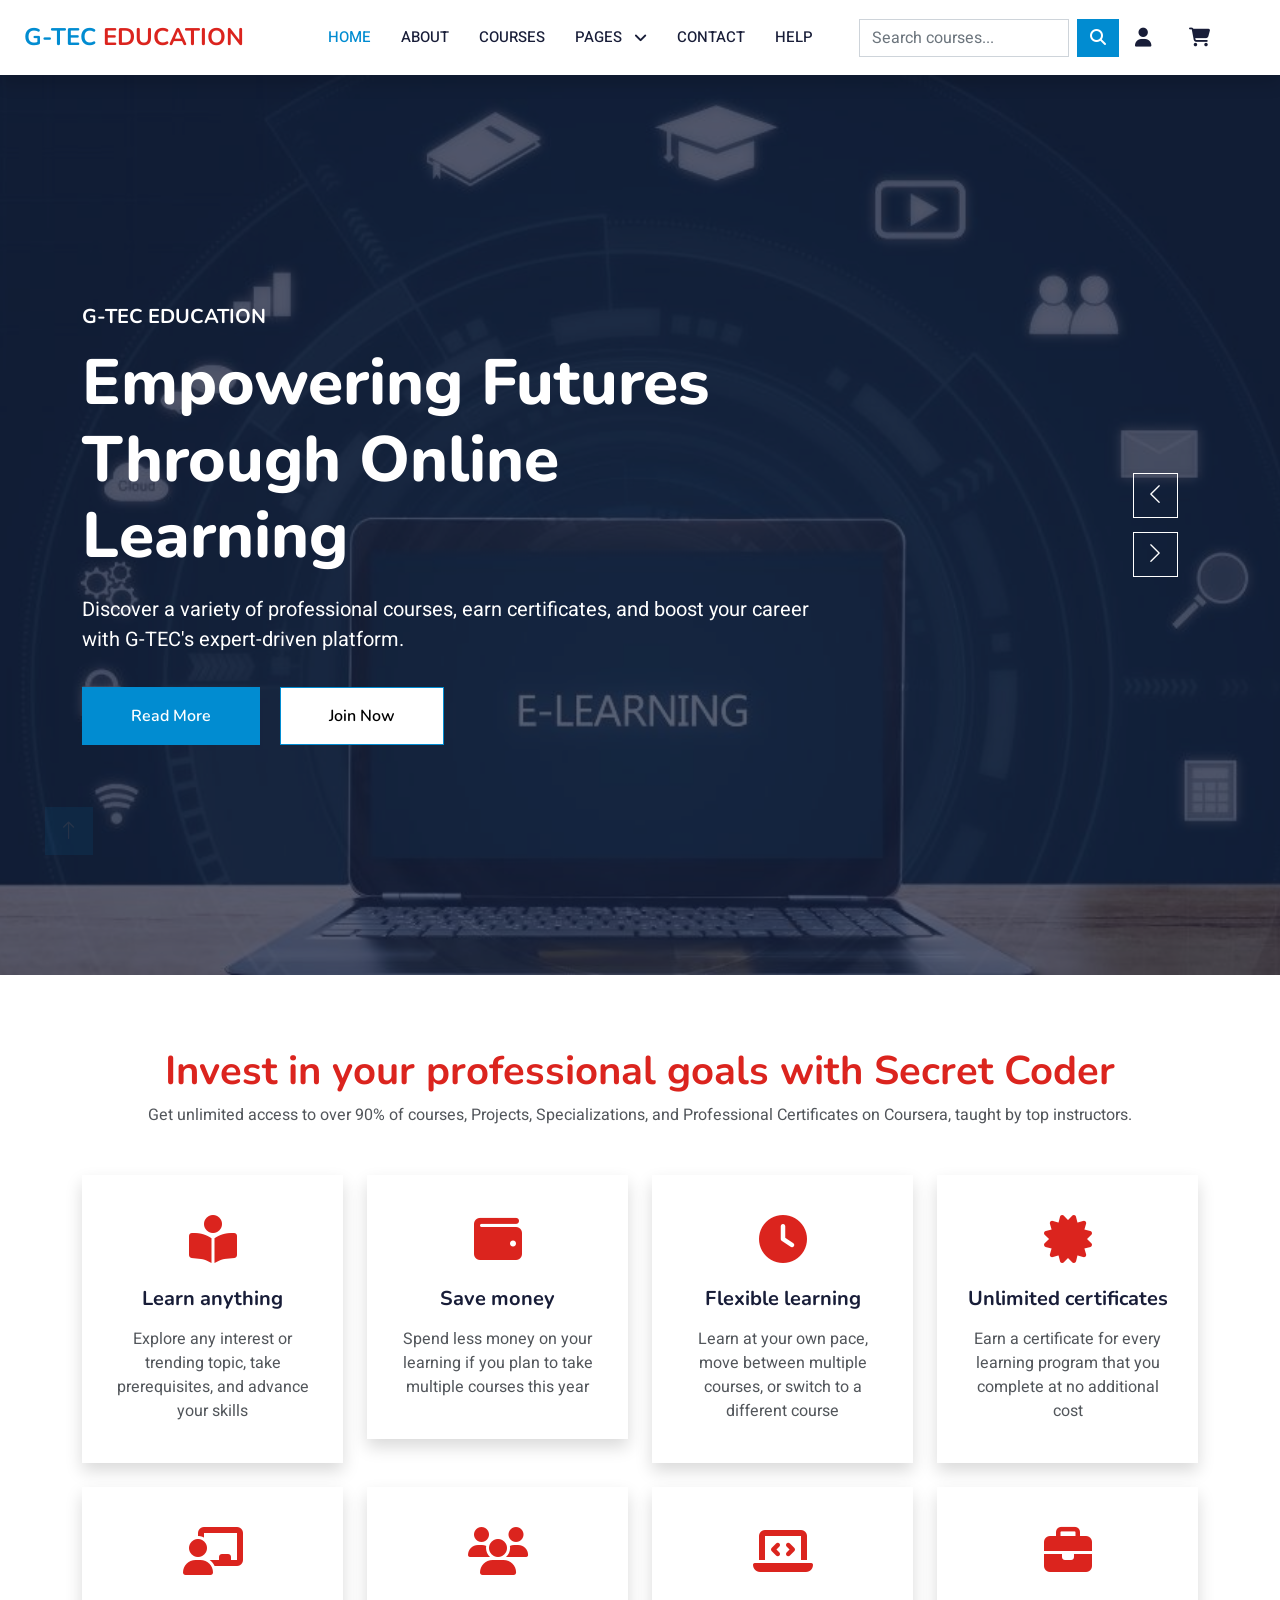
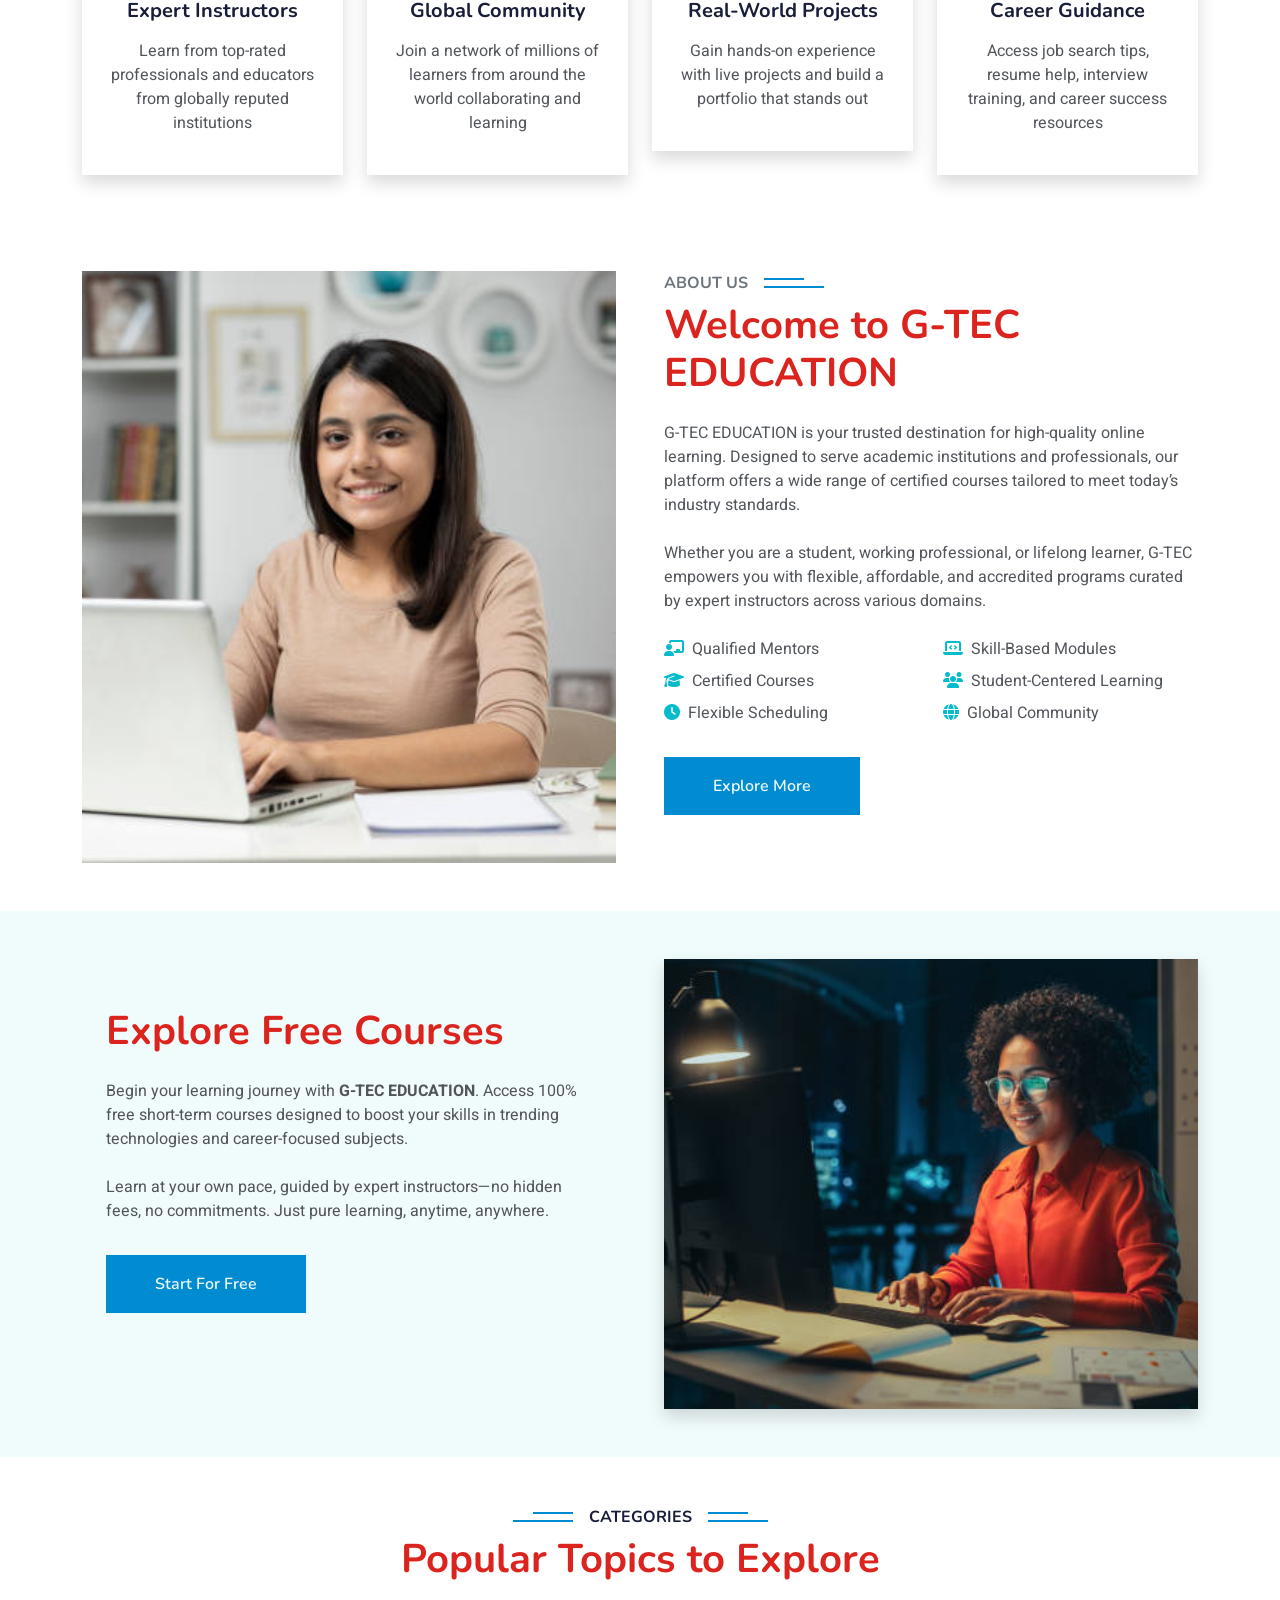
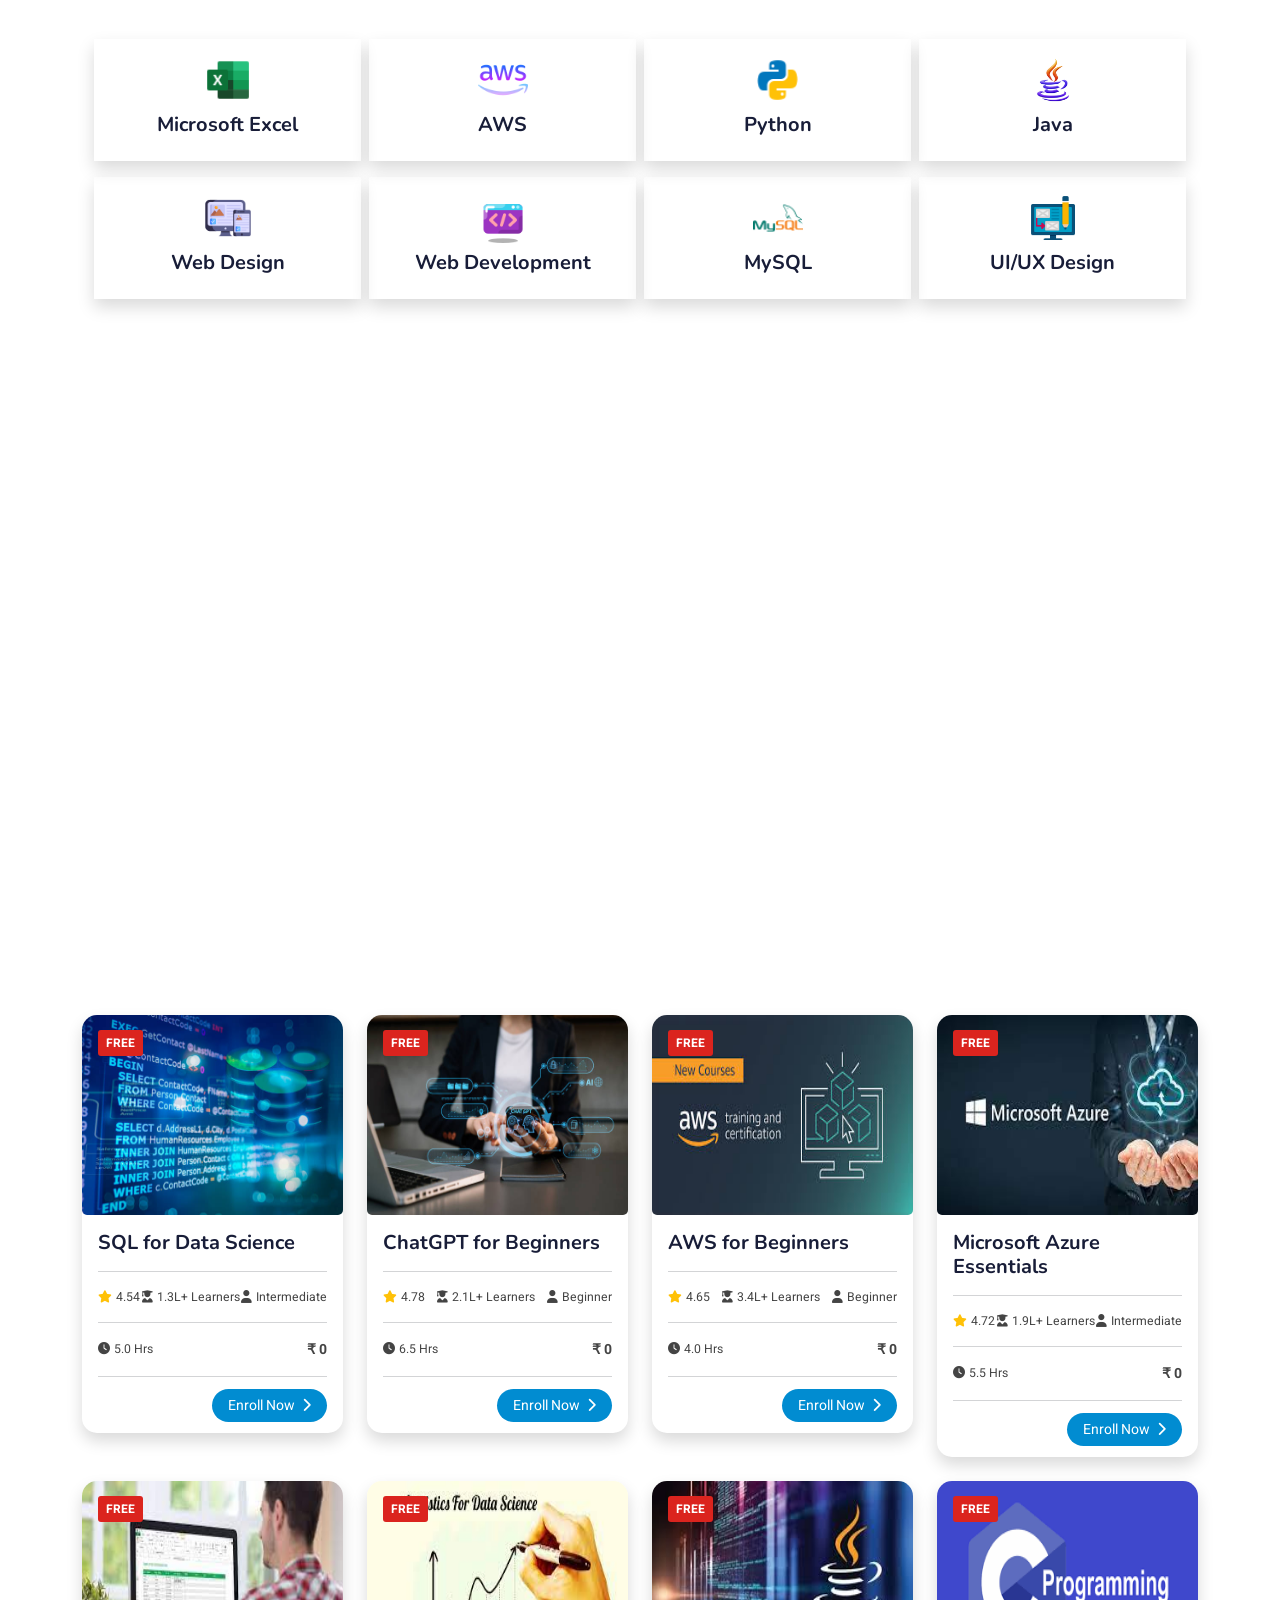
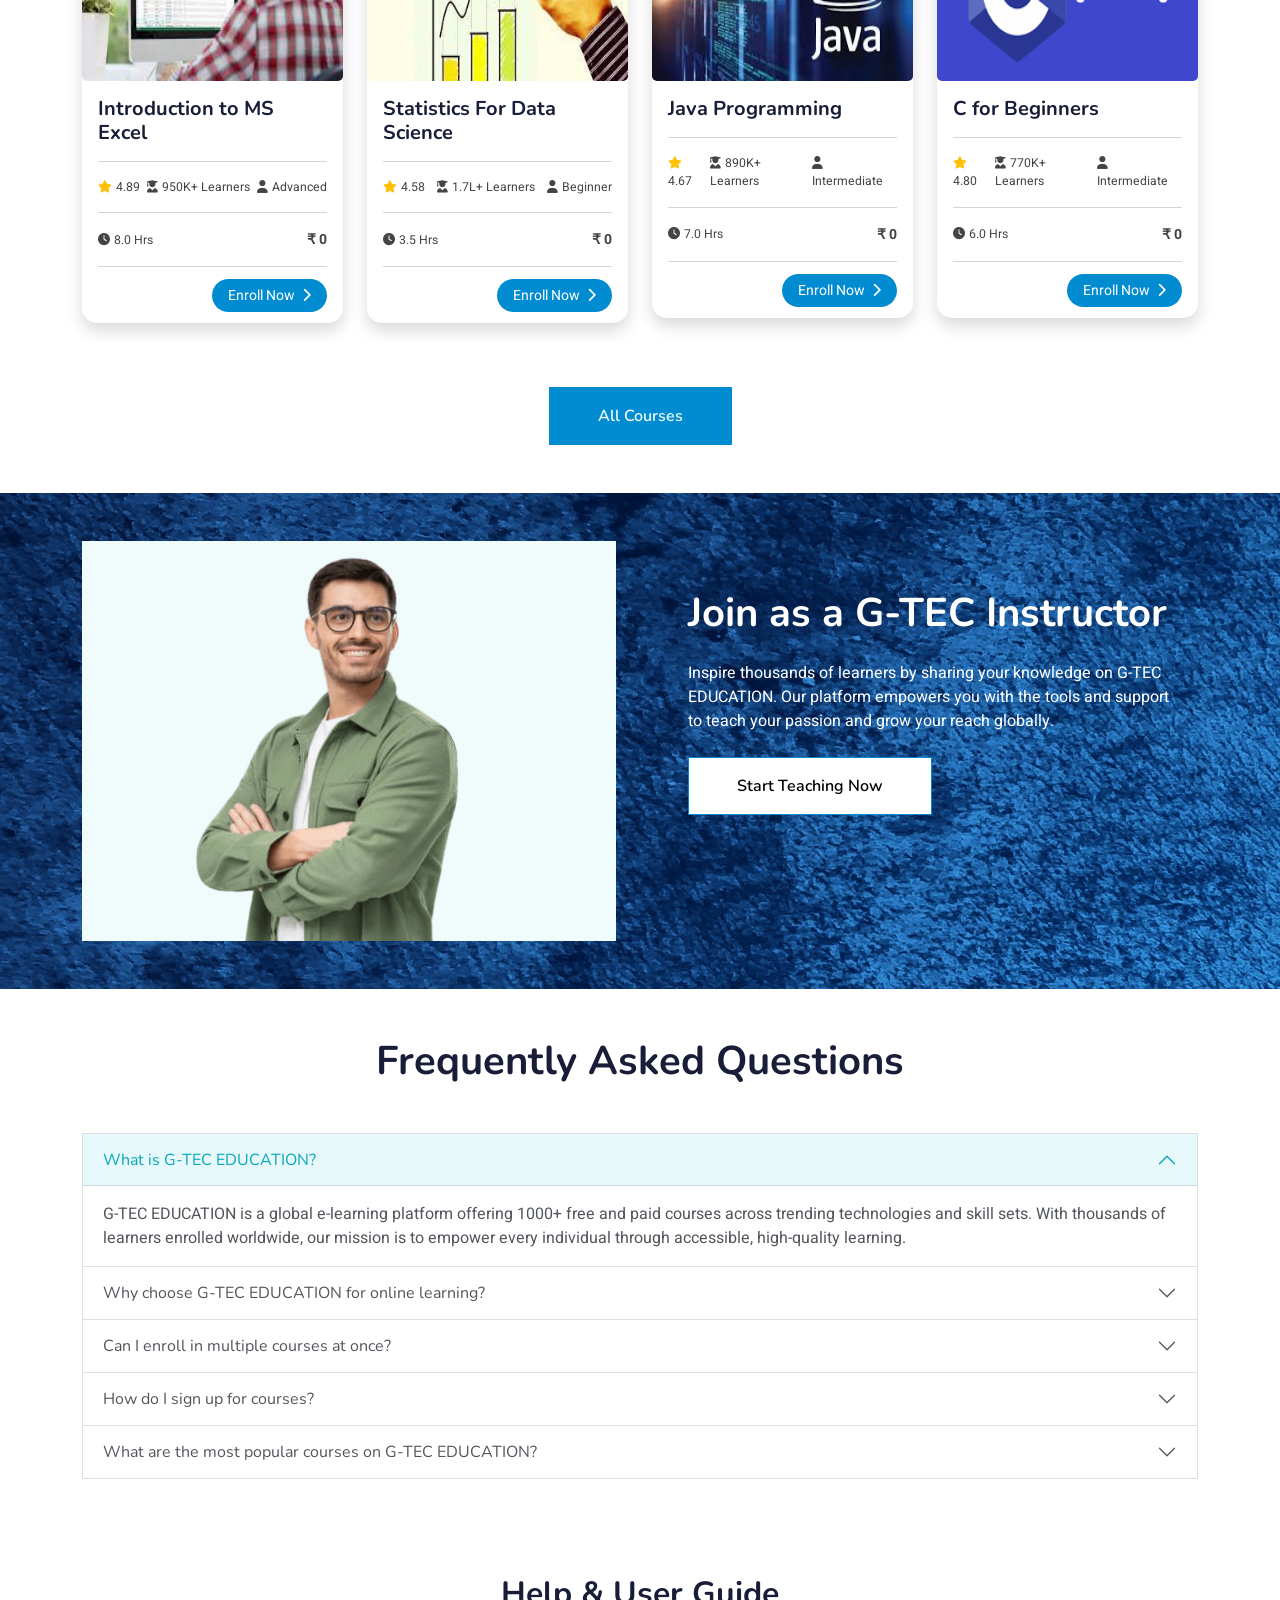
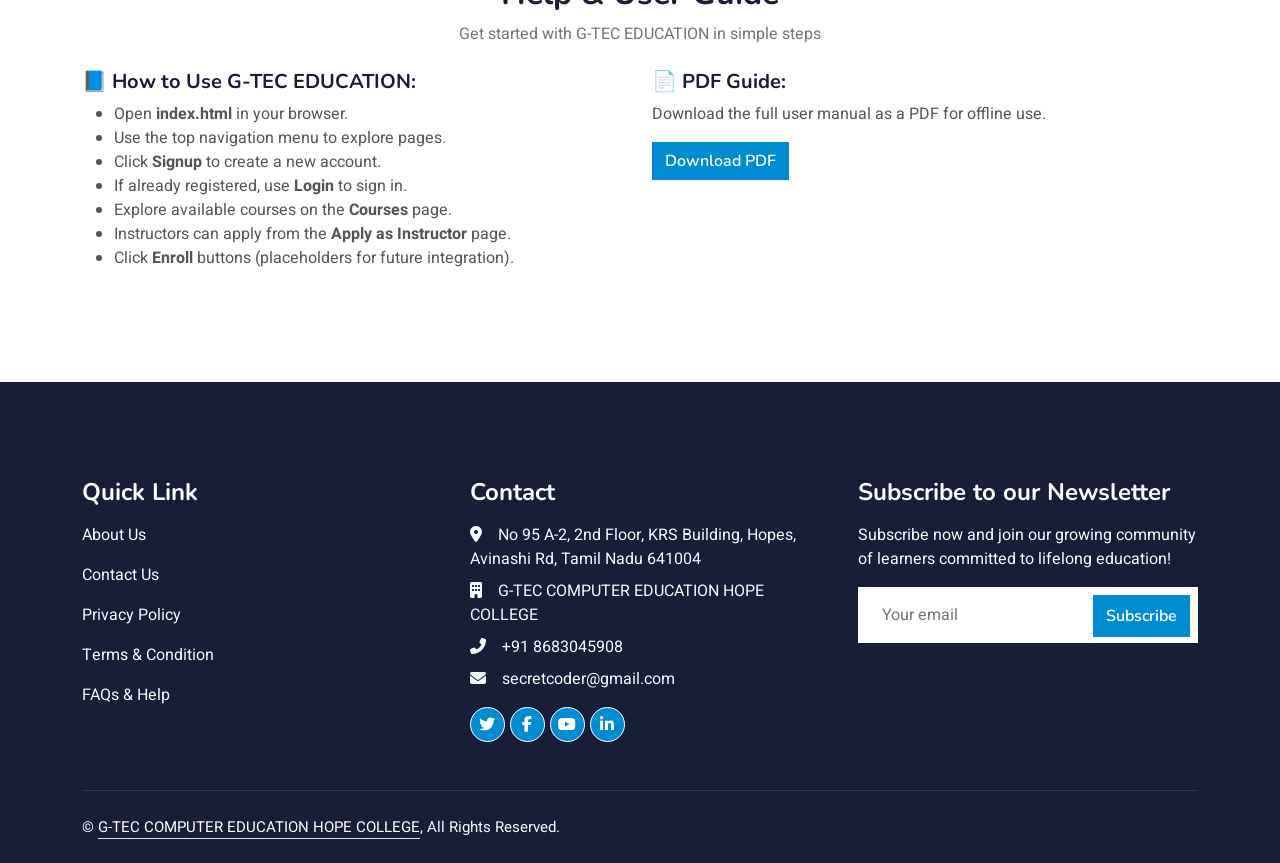
<file: index.html>
<!DOCTYPE html>
<html lang="en">

<head>
        <meta charset="utf-8">
        <meta name="google-translate-customization" content="9f841e7780177523-3214ceb76f765f38-gc38c6fe6f9d06436-c">
    
        <title>G-TEC EDUCATION : Online Courses</title>
        <meta content="width=device-width, initial-scale=1.0" name="viewport">
        <meta content="" name="keywords">
        <meta content="" name="description">
    
      
    
        <!-- Google Web Fonts -->
        <link rel="preconnect" href="https://fonts.googleapis.com">
        <link rel="preconnect" href="https://fonts.gstatic.com" crossorigin>
        <link
            href="https://fonts.googleapis.com/css2?family=Heebo:wght@400;500;600&family=Nunito:wght@600;700;800&display=swap"
            rel="stylesheet">
    
        <!-- Icon Font Stylesheet -->
        <link href="https://cdnjs.cloudflare.com/ajax/libs/font-awesome/5.10.0/css/all.min.css" rel="stylesheet">
        <link href="https://cdn.jsdelivr.net/npm/bootstrap-icons@1.4.1/font/bootstrap-icons.css" rel="stylesheet">
    
        <!-- Libraries Stylesheet -->
        <link href="animate.min.css" rel="stylesheet">
        <link href="owl.carousel.min.css" rel="stylesheet">
    
        <!-- Customized Bootstrap Stylesheet -->
        <link href="bootstrap.min.css" rel="stylesheet">
    
        <!-- Template Stylesheet -->
        <link href="style.css" rel="stylesheet">

        <!-- AOS CSS -->
        <link href="https://unpkg.com/aos@2.3.1/dist/aos.css" rel="stylesheet">

        <link rel="stylesheet" href="https://cdnjs.cloudflare.com/ajax/libs/font-awesome/6.5.0/css/all.min.css">
    
        <!-- Google Translate Script -->
        <script type="text/javascript">
            function googleTranslateElementInit() {
                new google.translate.TranslateElement({ pageLanguage: 'en' }, 'google_translate_element');
            }
        </script>
        <script src="//translate.google.com/translate_a/element.js?cb=googleTranslateElementInit"></script>

        <script src="https://unpkg.com/aos@2.3.1/dist/aos.js"></script>
<script>
  AOS.init();
</script>
    
   
</head>

<body>
   <!-- Spinner Start -->
<div id="spinner"
class="show bg-white position-fixed translate-middle w-100 vh-100 top-50 start-50 d-flex flex-column align-items-center justify-content-center text-center">
<div class="spinner-border text-primary mb-3" style="width: 3rem; height: 3rem;" role="status">
    <span class="visually-hidden">Loading...</span>
</div>
<h5 class="fw-bold text-primary m-0">G-TEC <span style="color: #db241e;">EDUCATION</span></h5>
</div>
<!-- Spinner End -->





<!-- Navbar Start -->
<nav class="navbar navbar-expand-lg navbar-light bg-white shadow sticky-top p-0">
    <div class="container-fluid px-4">
        <!-- Logo and Brand -->
        <a href="index.html" class="navbar-brand d-flex align-items-center">
            <!-- <img src="img/icon.png" alt="G-TEC Logo" height="50" class="me-2"> -->
            <h1 class="m-0 fw-bold" style="font-size: 24px; color: #018cd1;">
                G-TEC <span style="color: #db241e;">EDUCATION</span>
            </h1>
        </a>

        <!-- Mobile Toggler -->
        <button class="navbar-toggler" type="button" data-bs-toggle="collapse" data-bs-target="#navbarCollapse">
            <span class="navbar-toggler-icon"></span>
        </button>

        <!-- Navbar Menu -->
        <div class="collapse navbar-collapse" id="navbarCollapse">
            <!-- Left Menu Items -->
            <ul class="navbar-nav ms-auto mb-2 mb-lg-0">
                <li class="nav-item">
                    <a class="nav-link active" href="index.html">Home</a>
                </li>
                <li class="nav-item">
                    <a class="nav-link" href="about.html">About</a>
                </li>
                <li class="nav-item">
                    <a class="nav-link" href="courses.html">Courses</a>
                </li>
                <li class="nav-item dropdown">
                    <a class="nav-link dropdown-toggle" href="#" id="pagesDropdown" role="button" data-bs-toggle="dropdown" aria-expanded="false">
                        Pages
                    </a>
                    <ul class="dropdown-menu" aria-labelledby="pagesDropdown">
                        <li><a class="dropdown-item" href="team.html">Our Team</a></li>
                        <li><a class="dropdown-item" href="testimonial.html">Testimonial</a></li>
                        <li><a class="dropdown-item" href="instructor.html">Apply for Instructor</a></li>
                    </ul>
                </li>
                <li class="nav-item">
                    <a class="nav-link" href="contact.html">Contact</a>
                </li>

                <li class="nav-item">
                    <a class="nav-link" href="#help">Help</a>
                </li>
            </ul>

            <!-- Search Bar -->
            <form class="d-flex mx-lg-3 my-2 my-lg-0" role="search">
                <input class="form-control me-2" type="search" placeholder="Search courses..." aria-label="Search">
               <button class="btn btn-primary" type="submit"><i class="fa fa-search"></i></button>
            </form>

            <!-- Right Icons -->
            <ul class="navbar-nav mb-2 mb-lg-0 d-flex align-items-center">
                <li class="nav-item me-2">
                    <a class="nav-link" href="login.html" title="Login">
                        <i class="fa fa-user fa-lg"></i>
                    </a>
                </li>
                <li class="nav-item me-3">
                    <a class="nav-link" href="#" title="Cart">
                        <i class="fa fa-shopping-cart fa-lg"></i>
                    </a>
                </li>
                <li class="nav-item">
                    <div id="google_translate_element"></div>
                </li>
            </ul>
        </div>
    </div>
</nav>
<!-- Navbar End -->





    <!-- Carousel Start -->
 <div class="container-fluid p-0 mb-4">
        <div class="owl-carousel header-carousel position-relative">
            <div class="owl-carousel-item position-relative">
                <img class="img-fluid" src="GTEC-HEAD-01.jpg" alt="">
                <div class="position-absolute top-0 start-0 w-100 h-100 d-flex align-items-center"
                    style="background: rgba(24, 29, 56, .7);">
                    <div class="container">
                        <div class="row justify-content-start">
                            <div class="col-sm-10 col-lg-8">
                                <h5 class="text-uppercase mb-3 animated slideInDown" style="color: #ffffff;">G-TEC EDUCATION</h5>
                                <h1 class="display-3 text-white animated slideInDown">Empowering Futures Through Online Learning</h1>
                                <p class="text-white mb-4 pb-2">Discover a variety of professional courses, earn certificates, and boost your career with G-TEC's expert-driven platform.</p>
                                <a href="about.html" class="btn btn-primary py-md-3 px-md-5 me-3 animated slideInLeft">Read More</a>
                                <a href="signup.html" class="btn btn-light py-md-3 px-md-5 animated slideInRight">Join Now</a>
                            </div>
                        </div>
                    </div>
                </div>
            </div>
            <div class="owl-carousel-item position-relative">
                <img class="img-fluid" src="GTEC-HEAD-02.jpg" alt="">
                <div class="position-absolute top-0 start-0 w-100 h-100 d-flex align-items-center"
                    style="background: rgba(24, 29, 56, .7);">
                    <div class="container">
                        <div class="row justify-content-start">
                            <div class="col-sm-10 col-lg-8">
                                <h5 class="text-uppercase mb-3 animated slideInDown" style="color: #ffffff;">G-TEC EDUCATION</h5>
                                <h1 class="display-3 text-white animated slideInDown">Interactive & Certified Courses</h1>
                                <p class="text-white mb-4 pb-2">From beginner to advanced, we've got you covered with industry-standard content and flexible learning schedules.</p>
                                <a href="about.html" class="btn btn-primary py-md-3 px-md-5 me-3 animated slideInLeft">Read More</a>
                                <a href="signup.html" class="btn btn-light py-md-3 px-md-5 animated slideInRight">Join Now</a>
                            </div>
                        </div>
                    </div>
                </div>
            </div>
        </div>
</div>
    <!-- Carousel End -->





    <!-- Service Start -->
    <div class="container-xxl py-5">
        <div class="container">
            <div class="row g-2 text-center">
                <div class="col-12 wow fadeInUp" data-wow-delay="0.3s">
                    <h1 style="color: #db241e;">Invest in your professional goals with Secret Coder</h1>
                    <p class="mb-5">Get unlimited access to over 90% of courses, Projects, Specializations, and Professional Certificates on Coursera, taught by top instructors.</p>
                </div>
            </div>
            <div class="row g-4">
                <!-- Box 1 -->
                <div class="col-lg-3 col-sm-6 wow fadeInUp" data-wow-delay="0.1s">
                    <div class="service-item text-center pt-3 shadow">
                        <div class="p-4">
                            <i class="fas fa-book-reader fa-3x mb-4" style="color:#db241e;"></i>
                            <h5 class="mb-3">Learn anything</h5>
                            <p>Explore any interest or trending topic, take prerequisites, and advance your skills</p>
                        </div>
                    </div>
                </div>
                <!-- Box 2 -->
                <div class="col-lg-3 col-sm-6 wow fadeInUp" data-wow-delay="0.2s">
                    <div class="service-item text-center pt-3 shadow">
                        <div class="p-4">
                            <i class="fas fa-wallet fa-3x mb-4" style="color:#db241e;"></i>
                            <h5 class="mb-3">Save money</h5>
                            <p>Spend less money on your learning if you plan to take multiple courses this year</p>
                        </div>
                    </div>
                </div>
                <!-- Box 3 -->
                <div class="col-lg-3 col-sm-6 wow fadeInUp" data-wow-delay="0.3s">
                    <div class="service-item text-center pt-3 shadow">
                        <div class="p-4">
                            <i class="fas fa-clock fa-3x mb-4" style="color:#db241e;"></i>
                            <h5 class="mb-3">Flexible learning</h5>
                            <p>Learn at your own pace, move between multiple courses, or switch to a different course</p>
                        </div>
                    </div>
                </div>
                <!-- Box 4 -->
                <div class="col-lg-3 col-sm-6 wow fadeInUp" data-wow-delay="0.4s">
                    <div class="service-item text-center pt-3 shadow">
                        <div class="p-4">
                            <i class="fas fa-certificate fa-3x mb-4" style="color:#db241e;"></i>
                            <h5 class="mb-3">Unlimited certificates</h5>
                            <p>Earn a certificate for every learning program that you complete at no additional cost</p>
                        </div>
                    </div>
                </div>
                <!-- Box 5 -->
                <div class="col-lg-3 col-sm-6 wow fadeInUp" data-wow-delay="0.1s">
                    <div class="service-item text-center pt-3 shadow">
                        <div class="p-4">
                            <i class="fas fa-chalkboard-teacher fa-3x mb-4" style="color:#db241e;"></i>
                            <h5 class="mb-3">Expert Instructors</h5>
                            <p>Learn from top-rated professionals and educators from globally reputed institutions</p>
                        </div>
                    </div>
                </div>
                <!-- Box 6 -->
                <div class="col-lg-3 col-sm-6 wow fadeInUp" data-wow-delay="0.2s">
                    <div class="service-item text-center pt-3 shadow">
                        <div class="p-4">
                            <i class="fas fa-users fa-3x mb-4" style="color:#db241e;"></i>
                            <h5 class="mb-3">Global Community</h5>
                            <p>Join a network of millions of learners from around the world collaborating and learning</p>
                        </div>
                    </div>
                </div>
                <!-- Box 7 -->
                <div class="col-lg-3 col-sm-6 wow fadeInUp" data-wow-delay="0.3s">
                    <div class="service-item text-center pt-3 shadow">
                        <div class="p-4">
                            <i class="fas fa-laptop-code fa-3x mb-4" style="color:#db241e;"></i>
                            <h5 class="mb-3">Real-World Projects</h5>
                            <p>Gain hands-on experience with live projects and build a portfolio that stands out</p>
                        </div>
                    </div>
                </div>
                <!-- Box 8 -->
                <div class="col-lg-3 col-sm-6 wow fadeInUp" data-wow-delay="0.4s">
                    <div class="service-item text-center pt-3 shadow">
                        <div class="p-4">
                            <i class="fas fa-briefcase fa-3x mb-4" style="color:#db241e;"></i>
                            <h5 class="mb-3">Career Guidance</h5>
                            <p>Access job search tips, resume help, interview training, and career success resources</p>
                        </div>
                    </div>
                </div>
            </div>
        </div>
    </div>
    <!-- Service End -->





    <!-- About Start -->
    <div class="container-xxl py-5">
        <div class="container">
            <div class="row g-5">
                <!-- Left Image Section -->
                <div class="col-lg-6 wow fadeInUp" data-wow-delay="0.1s" style="min-height: 400px;">
                    <div class="position-relative h-100">
                        <img class="img-fluid position-absolute w-100 h-100" src="about.jpg" alt=""
                            style="object-fit: cover;">
                    </div>
                </div>
    
                <!-- Right Content Section -->
                <div class="col-lg-6 wow fadeInUp" data-wow-delay="0.3s">
                    <h6 class="section-title bg-white text-start pe-3 text-uppercase fw-bold text-muted">About Us</h6>
                    <h1 class="mb-4" style="color: #db241e;">Welcome to G-TEC EDUCATION</h1>
                    <p class="mb-4">G-TEC EDUCATION is your trusted destination for high-quality online learning. Designed to serve academic institutions and professionals, our platform offers a wide range of certified courses tailored to meet today’s industry standards.</p>
                    <p class="mb-4">Whether you are a student, working professional, or lifelong learner, G-TEC empowers you with flexible, affordable, and accredited programs curated by expert instructors across various domains.</p>
    
                    <div class="row gy-2 gx-4 mb-4">
                        <div class="col-sm-6">
                            <p class="mb-0"><i class="fas fa-chalkboard-teacher text-primary me-2"></i>Qualified Mentors</p>
                        </div>
                        <div class="col-sm-6">
                            <p class="mb-0"><i class="fas fa-laptop-code text-primary me-2"></i>Skill-Based Modules</p>
                        </div>
                        <div class="col-sm-6">
                            <p class="mb-0"><i class="fas fa-graduation-cap text-primary me-2"></i>Certified Courses</p>
                        </div>
                        <div class="col-sm-6">
                            <p class="mb-0"><i class="fas fa-users text-primary me-2"></i>Student-Centered Learning</p>
                        </div>
                        <div class="col-sm-6">
                            <p class="mb-0"><i class="fas fa-clock text-primary me-2"></i>Flexible Scheduling</p>
                        </div>
                        <div class="col-sm-6">
                            <p class="mb-0"><i class="fas fa-globe text-primary me-2"></i>Global Community</p>
                        </div>
                    </div>
    
                    <a class="btn text-light py-3 px-5 mt-2 mb-5" href="about.html">Explore More</a>
                </div>
            </div>
        </div>
    </div>
    
    <!-- About End -->




    <!-- Banner-1 Start -->
   <!-- Free Courses Section -->
<div class="container-xxl py-5 pt-5 bg-light">
    <div class="container">
        <div class="row g-5">
            <!-- Left Content -->
            <div class="col-lg-6 p-5 wow fadeInUp" data-wow-delay="0.3s">
                <h1 class="mb-4" style="color: #db241e;">Explore Free Courses</h1>
                <p class="mb-4">
                    Begin your learning journey with <strong>G-TEC EDUCATION</strong>. Access 100% free short-term courses designed to boost your skills in trending technologies and career-focused subjects.
                </p>
                <p class="mb-4">
                    Learn at your own pace, guided by expert instructors—no hidden fees, no commitments. Just pure learning, anytime, anywhere.
                </p>
                <a class="btn text-light py-3 px-5 mt-2 mb-5" href="signup.html">Start For Free</a>
            </div>

            <!-- Right Image -->
            <div class="col-lg-6 wow fadeInUp" data-wow-delay="0.1s" style="min-height: 400px;">
                <div class="position-relative h-100 rounded shadow overflow-hidden">
                    <img class="img-fluid position-absolute w-100 h-100" src="banner-1.jpg" alt="Free Courses at G-TEC EDUCATION"
                        style="object-fit: cover;">
                </div>
            </div>
        </div>
    </div>
</div>

    <!-- Banner-1 End -->



    <!-- Categories Start -->
    <div class="container-xxl py-5 category">
        <div class="container">
            <div class="text-center wow fadeInUp" data-wow-delay="0.1s">
                <h6 class="section-title bg-white text-center px-3">Categories</h6>
                <h1 class="mb-5" style="color: #db241e;">Popular Topics to Explore</h1>
            </div>
            <div class="row g-2 m-2">
                <div class="col-lg-3 col-md-6  text-center">
                    <div class="content shadow p-3 mb-2 wow fadeInUp" data-wow-delay="0.3s">

                        <img src="cat1.png" class="img-fluid" alt="categories"></i>

                        <h5 class="my-2">
                            <a href="#" class="text-center">Microsoft Excel</a>
                        </h5>
                    </div>
                </div>
                <div class="col-lg-3 col-md-6  text-center">
                    <div class="content shadow p-3 mb-2 wow fadeInUp" data-wow-delay="0.3s">

                        <img src="cat2.png" class="img-fluid" alt="categories"></i>

                        <h5 class="my-2">
                            <a href="#" class="text-center"> AWS</a>
                        </h5>
                    </div>
                </div>
                <div class="col-lg-3 col-md-6  text-center">
                    <div class="content shadow p-3 mb-2 wow fadeInUp" data-wow-delay="0.3s">

                        <img src="cat3.png" class="img-fluid" alt="categories"></i>

                        <h5 class="my-2">
                            <a href="#" class="text-center">Python</a>
                        </h5>
                    </div>
                </div>
                <div class="col-lg-3 col-md-6  text-center">
                    <div class="content shadow p-3 mb-2 wow fadeInUp" data-wow-delay="0.3s">

                        <img src="cat4.png" class="img-fluid" alt="categories"></i>

                        <h5 class="my-2">
                            <a href="#" class="text-center">Java</a>
                        </h5>
                    </div>
                </div>
                <div class="col-lg-3 col-md-6  text-center">
                    <div class="content shadow p-3 mb-2 wow fadeInUp" data-wow-delay="0.3s">

                        <img src="cat5.png" class="img-fluid" alt="categories"></i>

                        <h5 class="my-2">
                            <a href="#" class="text-center">Web Design</a>
                        </h5>
                    </div>
                </div>
                <div class="col-lg-3 col-md-6  text-center">
                    <div class="content shadow p-3 mb-2 wow fadeInUp" data-wow-delay="0.3s">

                        <img src="cat6.png" class="img-fluid" alt="categories"></i>

                        <h5 class="my-2">
                            <a href="#" class="text-center">Web Development</a>
                        </h5>
                    </div>
                </div>
                <div class="col-lg-3 col-md-6  text-center">
                    <div class="content shadow p-3 mb-2 wow fadeInUp" data-wow-delay="0.3s">

                        <img src="cat7.png" class="img-fluid" alt="categories"></i>

                        <h5 class="my-2">
                            <a href="#" class="text-center">MySQL</a>
                        </h5>
                    </div>
                </div>
                <div class="col-lg-3 col-md-6  text-center">
                    <div class="content shadow p-3 mb-2 wow fadeInUp" data-wow-delay="0.3s">

                        <img src="cat8.png" class="img-fluid" alt="categories"></i>

                        <h5 class="my-2">
                            <a href="#" class="text-center">UI/UX Design</a>
                        </h5>
                    </div>
                </div>
            </div>
        </div>
    </div>
    <!-- Categories End -->


   <!-- Courses Start -->
   <div class="container-xxl py-5">
    <div class="container">
        <div class="text-center wow fadeInUp" data-wow-delay="0.1s">
            <h6 class="section-title bg-white text-center px-3">Popular Courses</h6>
            <h1 class="mb-5" style="color: #db241e;">Explore new and trending free online courses</h1>
        </div>
        <div class="row g-4 py-2">
            <div class="col-lg-3 col-md-6 wow fadeInUp" data-wow-delay="0.1s">
                <div class="course-item shadow">
                    <div class="position-relative">
                        <img class="img-fluid w-100" src="GTEC-COURSE-1.jpg" alt="HTML Course">
                        <div class="course-badge px-2 py-1 fw-bold text-uppercase" style="background-color:#db241e;">FREE</div>
                    </div>
                    <div class="p-3">
                        <h5 class="mb-2"><a href="single.html" class="text-dark text-decoration-none">HTML Course for Beginners</a></h5><hr>
                        <div class="d-flex justify-content-between course-info mb-2">
                            <span><i class="fa fa-star text-warning me-1"></i> 4.55</span>
                            <span><i class="fa fa-user-graduate me-1"></i> 5.8L+</span>
                            <span><i class="fa fa-user me-1"></i> Beginner</span>
                        </div><hr>
                        <div class="d-flex justify-content-between align-items-center course-info">
                            <span><i class="fa fa-clock me-1"></i> 2.0 Hrs</span>
                            <span class="fw-bold">₹ 0</span>
                        </div><hr>
                        <div class="text-end mt-3">
                            <a href="single.html" class="course-btn">Enroll Now <i class="fa fa-chevron-right ms-1"></i></a>
                        </div>
                    </div>
                </div>
            </div>



            <div class="col-lg-3 col-md-6 wow fadeInUp" data-wow-delay="0.1s">
                <div class="course-item shadow">
                    <div class="position-relative">
                        <img class="img-fluid w-100" src="GTEC-COURSE-2.jpg" alt="CSS Course">
                        <div class="course-badge px-2 py-1 fw-bold text-uppercase" style="background-color:#0ed44c;">PAID</div>
                    </div>
                    <div class="p-3">
                        <h5 class="mb-2">Front End - CSS</h5><hr>
                        <div class="d-flex justify-content-between course-info mb-2">
                            <span><i class="fa fa-star text-warning me-1"></i> 4.55</span>
                            <span><i class="fa fa-user-graduate me-1"></i> 5.2L+</span>
                            <span><i class="fa fa-user me-1"></i> Beginner</span>
                        </div><hr>
                        <div class="d-flex justify-content-between align-items-center course-info">
                            <span><i class="fa fa-clock me-1"></i> 4.0 Hrs</span>
                            <span class="fw-bold">₹ 199</span>
                        </div><hr>
                        <div class="text-end mt-3">
                            <a href="#" class="course-btn">Enroll Now <i class="fa fa-chevron-right ms-1"></i></a>
                        </div>
                    </div>
                </div>
            </div>



            <div class="col-lg-3 col-md-6 wow fadeInUp" data-wow-delay="0.1s">
                <div class="course-item shadow">
                    <div class="position-relative">
                        <img class="img-fluid w-100" src="GTEC-COURSE-3.jpg" alt="JavaScript">
                        <div class="course-badge px-2 py-1 fw-bold text-uppercase" style="background-color:#db241e;">FREE</div>
                    </div>
                    <div class="p-3">
                        <h5 class="mb-2">Introduction to JavaScript</h5><hr>
                        <div class="d-flex justify-content-between course-info mb-2">
                            <span><i class="fa fa-star text-warning me-1"></i> 4.46</span>
                            <span><i class="fa fa-user-graduate me-1"></i> 76L+</span>
                            <span><i class="fa fa-user me-1"></i> Beginner</span>
                        </div><hr>
                        <div class="d-flex justify-content-between align-items-center course-info">
                            <span><i class="fa fa-clock me-1"></i> 2.5 Hrs</span>
                            <span class="fw-bold">₹ 0</span>
                        </div><hr>
                        <div class="text-end mt-3">
                            <a href="#" class="course-btn">Enroll Now <i class="fa fa-chevron-right ms-1"></i></a>
                        </div>
                    </div>
                </div>
            </div>



            <div class="col-lg-3 col-md-6 wow fadeInUp" data-wow-delay="0.1s">
                <div class="course-item shadow">
                    <div class="position-relative">
                        <img class="img-fluid w-100" src="GTEC-COURSE-4.jpg" alt="Python">
                        <div class="course-badge px-2 py-1 fw-bold text-uppercase" style="background-color:#0ed44c;">PAID</div>
                    </div>
                    <div class="p-3">
                        <h5 class="mb-2">Python Programming</h5><hr>
                        <div class="d-flex justify-content-between course-info mb-2">
                            <span><i class="fa fa-star text-warning me-1"></i> 3.54</span>
                            <span><i class="fa fa-user-graduate me-1"></i> 3.3L+</span>
                            <span><i class="fa fa-user me-1"></i> Beginner</span>
                        </div><hr>
                        <div class="d-flex justify-content-between align-items-center course-info">
                            <span><i class="fa fa-clock me-1"></i> 3.0 Hrs</span>
                            <span class="fw-bold">₹ 299</span>
                        </div><hr>
                        <div class="text-end mt-3">
                            <a href="#" class="course-btn">Enroll Now <i class="fa fa-chevron-right ms-1"></i></a>
                        </div>
                    </div>
                </div>
            </div>



            <div class="col-lg-3 col-md-6 wow fadeInUp" data-wow-delay="0.1s">
                <div class="course-item shadow">
        <div class="position-relative">
            <img class="img-fluid w-100" src="GTEC-COURSE-5.jpg" alt="SQL for Data Science">
             <div class="course-badge px-2 py-1 fw-bold text-uppercase" style="background-color:#db241e;">FREE</div>
        </div>
        <div class="p-3">
            <h5 class="mb-2">SQL for Data Science</h5><hr>
            <div class="d-flex justify-content-between course-info mb-2">
                <small><i class="fa fa-star text-warning me-1"></i>4.54</small>
                <small><i class="fa fa-user-graduate me-1"></i>1.3L+ Learners</small>
                <small><i class="fa fa-user me-1"></i>Intermediate</small>
            </div><hr>
            <div class="d-flex justify-content-between align-items-center course-info">
                <small><i class="fa fa-clock me-1"></i>5.0 Hrs</small>
                <span class="fw-bold">₹ 0</span>
            </div><hr>
                <div class="text-end mt-3">
                    <a href="#" class="course-btn">Enroll Now <i class="fa fa-chevron-right ms-1"></i></a>
                </div>
            
        </div>
    </div>
            </div>



            <div class="col-lg-3 col-md-6 wow fadeInUp" data-wow-delay="0.1s">
                <div class="course-item shadow">
                    <div class="position-relative">
                        <img class="img-fluid w-100" src="GTEC-COURSE-6.jpg" alt="Python Basics">
                         <div class="course-badge px-2 py-1 fw-bold text-uppercase" style="background-color:#db241e;">FREE</div>
                    </div>
                    <div class="p-3">
                        <h5 class="mb-2">ChatGPT for Beginners</h5><hr>
                        <div class="d-flex justify-content-between course-info mb-2">
                            <small><i class="fa fa-star text-warning me-1"></i>4.78</small>
                            <small><i class="fa fa-user-graduate me-1"></i>2.1L+ Learners</small>
                            <small><i class="fa fa-user me-1"></i>Beginner</small>
                        </div><hr>
                        <div class="d-flex justify-content-between align-items-center course-info">
                            <small><i class="fa fa-clock me-1"></i>6.5 Hrs</small>
                            <span class="fw-bold">₹ 0</span>
                        </div><hr>
                        <div class="text-end mt-3">
                            <a href="#" class="course-btn">Enroll Now <i class="fa fa-chevron-right ms-1"></i></a>
                        </div>
                    </div>
                </div>
            </div>
            
            <div class="col-lg-3 col-md-6 wow fadeInUp" data-wow-delay="0.1s">
                <div class="course-item shadow">
                    <div class="position-relative">
                        <img class="img-fluid w-100" src="GTEC-COURSE-7.jpg" alt="HTML & CSS Crash Course">
                         <div class="course-badge px-2 py-1 fw-bold text-uppercase" style="background-color:#db241e;">FREE</div>
                    </div>
                    <div class="p-3">
                        <h5 class="mb-2">AWS for Beginners</h5><hr>
                        <div class="d-flex justify-content-between course-info mb-2">
                            <small><i class="fa fa-star text-warning me-1"></i>4.65</small>
                            <small><i class="fa fa-user-graduate me-1"></i>3.4L+ Learners</small>
                            <small><i class="fa fa-user me-1"></i>Beginner</small>
                        </div><hr>
                        <div class="d-flex justify-content-between align-items-center course-info">
                            <small><i class="fa fa-clock me-1"></i>4.0 Hrs</small>
                            <span class="fw-bold">₹ 0</span>
                        </div><hr>
                        <div class="text-end mt-3">
                            <a href="#" class="course-btn">Enroll Now <i class="fa fa-chevron-right ms-1"></i></a>
                        </div>
                    </div>
                </div>
            </div>
            
            <div class="col-lg-3 col-md-6 wow fadeInUp" data-wow-delay="0.1s">
                <div class="course-item shadow">
                    <div class="position-relative">
                        <img class="img-fluid w-100" src="GTEC-COURSE-8.jpg" alt="JavaScript Essentials">
                         <div class="course-badge px-2 py-1 fw-bold text-uppercase" style="background-color:#db241e;">FREE</div>
                    </div>
                    <div class="p-3">
                        <h5 class="mb-2">Microsoft Azure Essentials</h5><hr>
                        <div class="d-flex justify-content-between course-info mb-2">
                            <small><i class="fa fa-star text-warning me-1"></i>4.72</small>
                            <small><i class="fa fa-user-graduate me-1"></i>1.9L+ Learners</small>
                            <small><i class="fa fa-user me-1"></i>Intermediate</small>
                        </div><hr>
                        <div class="d-flex justify-content-between align-items-center course-info">
                            <small><i class="fa fa-clock me-1"></i>5.5 Hrs</small>
                            <span class="fw-bold">₹ 0</span>
                        </div><hr>
                        <div class="text-end mt-3">
                            <a href="#" class="course-btn">Enroll Now <i class="fa fa-chevron-right ms-1"></i></a>
                        </div>
                    </div>
                </div>
            </div>
            
            <div class="col-lg-3 col-md-6 wow fadeInUp" data-wow-delay="0.1s">
                <div class="course-item shadow">
                    <div class="position-relative">
                        <img class="img-fluid w-100" src="GTEC-COURSE-9.jpg" alt="Machine Learning Intro">
                         <div class="course-badge px-2 py-1 fw-bold text-uppercase" style="background-color:#db241e;">FREE</div>
                    </div>
                    <div class="p-3">
                        <h5 class="mb-2">Introduction to MS Excel</h5><hr>
                        <div class="d-flex justify-content-between course-info mb-2">
                            <small><i class="fa fa-star text-warning me-1"></i>4.89</small>
                            <small><i class="fa fa-user-graduate me-1"></i>950K+ Learners</small>
                            <small><i class="fa fa-user me-1"></i>Advanced</small>
                        </div><hr>
                        <div class="d-flex justify-content-between align-items-center course-info">
                            <small><i class="fa fa-clock me-1"></i>8.0 Hrs</small>
                            <span class="fw-bold">₹ 0</span>
                        </div><hr>
                        <div class="text-end mt-3">
                            <a href="#" class="course-btn">Enroll Now <i class="fa fa-chevron-right ms-1"></i></a>
                        </div>
                    </div>
                </div>
            </div>
            
            <div class="col-lg-3 col-md-6 wow fadeInUp" data-wow-delay="0.1s">
                <div class="course-item shadow">
                    <div class="position-relative">
                        <img class="img-fluid w-100" src="GTEC-COURSE-10.jpg" alt="Excel for Beginners">
                         <div class="course-badge px-2 py-1 fw-bold text-uppercase" style="background-color:#db241e;">FREE</div>
                    </div>
                    <div class="p-3">
                        <h5 class="mb-2">Statistics For Data Science</h5><hr>
                        <div class="d-flex justify-content-between course-info mb-2">
                            <small><i class="fa fa-star text-warning me-1"></i>4.58</small>
                            <small><i class="fa fa-user-graduate me-1"></i>1.7L+ Learners</small>
                            <small><i class="fa fa-user me-1"></i>Beginner</small>
                        </div><hr>
                        <div class="d-flex justify-content-between align-items-center course-info">
                            <small><i class="fa fa-clock me-1"></i>3.5 Hrs</small>
                            <span class="fw-bold">₹ 0</span>
                        </div><hr>
                        <div class="text-end mt-3">
                            <a href="#" class="course-btn">Enroll Now <i class="fa fa-chevron-right ms-1"></i></a>
                        </div>
                    </div>
                </div>
            </div>
            
            <div class="col-lg-3 col-md-6 wow fadeInUp" data-wow-delay="0.1s">
                <div class="course-item shadow">
                    <div class="position-relative">
                        <img class="img-fluid w-100" src="GTEC-COURSE-11.jpg" alt="Data Analytics with Power BI">
                         <div class="course-badge px-2 py-1 fw-bold text-uppercase" style="background-color:#db241e;">FREE</div>
                    </div>
                    <div class="p-3">
                        <h5 class="mb-2">Java Programming</h5><hr>
                        <div class="d-flex justify-content-between course-info mb-2">
                            <small><i class="fa fa-star text-warning me-1"></i>4.67</small>
                            <small><i class="fa fa-user-graduate me-1"></i>890K+ Learners</small>
                            <small><i class="fa fa-user me-1"></i>Intermediate</small>
                        </div><hr>
                        <div class="d-flex justify-content-between align-items-center course-info">
                            <small><i class="fa fa-clock me-1"></i>7.0 Hrs</small>
                            <span class="fw-bold">₹ 0</span>
                        </div><hr>
                        <div class="text-end mt-3">
                            <a href="#" class="course-btn">Enroll Now <i class="fa fa-chevron-right ms-1"></i></a>
                        </div>
                    </div>
                </div>
            </div>
            
            <div class="col-lg-3 col-md-6 wow fadeInUp" data-wow-delay="0.1s">
                <div class="course-item shadow">
                    <div class="position-relative">
                        <img class="img-fluid w-100" src="GTEC-COURSE-12.png" alt="Cybersecurity Essentials">
                         <div class="course-badge px-2 py-1 fw-bold text-uppercase" style="background-color:#db241e;">FREE</div>
                    </div>
                    <div class="p-3">
                        <h5 class="mb-2">C for Beginners</h5><hr>
                        <div class="d-flex justify-content-between course-info mb-2">
                            <small><i class="fa fa-star text-warning me-1"></i>4.80</small>
                            <small><i class="fa fa-user-graduate me-1"></i>770K+ Learners</small>
                            <small><i class="fa fa-user me-1"></i>Intermediate</small>
                        </div><hr>
                        <div class="d-flex justify-content-between align-items-center course-info">
                            <small><i class="fa fa-clock me-1"></i>6.0 Hrs</small>
                            <span class="fw-bold">₹ 0</span>
                        </div><hr>
                        <div class="text-end mt-3">
                            <a href="#" class="course-btn">Enroll Now <i class="fa fa-chevron-right ms-1"></i></a>
                        </div>
                    </div>
                </div>
            </div>
            
        </div>

    </div>
</div>
<div class="container text-center">
    <a class="btn text-light py-3 px-5 mt-2 mb-5" href="courses.html">All Courses</a>
</div>
    <!-- Courses End -->


    <!-- Banner-2 Start -->
    <section class="pb-5" style="background: url('banner-3.jpg');">
        <div class="container-xxl mt-5">
            <div class="container">
                <div class="row g-5">
    
                    <div class="col-lg-6 wow fadeInUp" data-wow-delay="0.1s" style="min-height: 400px;">
                        <div class="position-relative h-100">
                            <img class="img-fluid position-absolute w-100 h-100 bg-light" src="banner-2.png" alt="Become an Instructor"
                                style="object-fit: cover;">
                        </div>
                    </div>
    
                    <div class="col-lg-6 p-5 wow fadeInUp" data-wow-delay="0.3s">
    
                        <h1 class="mb-4" style="color: #ffffff;">Join as a G-TEC Instructor</h1>
                        <p class="mb-4 text-white">Inspire thousands of learners by sharing your knowledge on G-TEC EDUCATION. Our platform empowers you with the tools and support to teach your passion and grow your reach globally.</p>
    
                        <a class="btn btn-light py-md-3 px-md-5 animated slideInRight">Start Teaching Now</a>
                    </div>
    
                </div>
            </div>
        </div>
    </section>
    
    <!-- Banner-2 End -->

    <!-- FAQ Start  -->
    <div class="container-xxl py-5 category">
        <div class="container">
            <div class="text-center wow fadeInUp" data-wow-delay="0.1s">
                <h1 class="mb-5">Frequently Asked Questions</h1>
            </div>
            <div class="row g-2">
                <div class="col-12">
                    <div class="accordion" id="accordionExample">
    
                        <div class="accordion-item">
                            <h2 class="accordion-header">
                                <button class="accordion-button" type="button" data-bs-toggle="collapse"
                                    data-bs-target="#collapseOne" aria-expanded="true" aria-controls="collapseOne">
                                    What is G-TEC EDUCATION?
                                </button>
                            </h2>
                            <div id="collapseOne" class="accordion-collapse collapse show" data-bs-parent="#accordionExample">
                                <div class="accordion-body">
                                    G-TEC EDUCATION is a global e-learning platform offering 1000+ free and paid courses across trending technologies and skill sets. With thousands of learners enrolled worldwide, our mission is to empower every individual through accessible, high-quality learning.
                                </div>
                            </div>
                        </div>
    
                        <div class="accordion-item">
                            <h2 class="accordion-header">
                                <button class="accordion-button collapsed" type="button" data-bs-toggle="collapse"
                                    data-bs-target="#collapseTwo" aria-expanded="false" aria-controls="collapseTwo">
                                    Why choose G-TEC EDUCATION for online learning?
                                </button>
                            </h2>
                            <div id="collapseTwo" class="accordion-collapse collapse" data-bs-parent="#accordionExample">
                                <div class="accordion-body">
                                    G-TEC EDUCATION provides top-notch content created by certified instructors, designed to be interactive and career-oriented. With certifications, lifetime access, and real-world skill development, it’s the ideal learning platform for personal and professional growth.
                                </div>
                            </div>
                        </div>
    
                        <div class="accordion-item">
                            <h2 class="accordion-header">
                                <button class="accordion-button collapsed" type="button" data-bs-toggle="collapse"
                                    data-bs-target="#collapseThree" aria-expanded="false" aria-controls="collapseThree">
                                    Can I enroll in multiple courses at once?
                                </button>
                            </h2>
                            <div id="collapseThree" class="accordion-collapse collapse" data-bs-parent="#accordionExample">
                                <div class="accordion-body">
                                    Yes, you can enroll in as many courses as you'd like simultaneously on G-TEC EDUCATION, depending on your learning pace and goals.
                                </div>
                            </div>
                        </div>
    
                        <div class="accordion-item">
                            <h2 class="accordion-header">
                                <button class="accordion-button collapsed" type="button" data-bs-toggle="collapse"
                                    data-bs-target="#collapseFour" aria-expanded="false" aria-controls="collapseFour">
                                    How do I sign up for courses?
                                </button>
                            </h2>
                            <div id="collapseFour" class="accordion-collapse collapse" data-bs-parent="#accordionExample">
                                <div class="accordion-body">
                                    Simply click the “Sign Up” button at the top-right of the page and register using your email address or Google account. Once registered, you can browse and enroll in any course of your choice.
                                </div>
                            </div>
                        </div>
    
                        <div class="accordion-item">
                            <h2 class="accordion-header">
                                <button class="accordion-button collapsed" type="button" data-bs-toggle="collapse"
                                    data-bs-target="#collapseFive" aria-expanded="false" aria-controls="collapseFive">
                                    What are the most popular courses on G-TEC EDUCATION?
                                </button>
                            </h2>
                            <div id="collapseFive" class="accordion-collapse collapse" data-bs-parent="#accordionExample">
                                <div class="accordion-body">
                                    G-TEC offers industry-relevant courses that align with modern tech and business trends. Some of our most popular offerings include:
                                    <ul>
                                        <li>Data Science & Machine Learning</li>
                                        <li>Artificial Intelligence</li>
                                        <li>Full Stack Software Development</li>
                                        <li>Cloud Computing & DevOps</li>
                                        <li>Digital Marketing</li>
                                    </ul>
                                    All these courses come with certification and practical assignments.
                                </div>
                            </div>
                        </div>
    
                    </div>
                </div>
            </div>
        </div>
    </div>
    
    <!-- FAQ End  -->


    <section id="help" class="container py-5">
        <div class="text-center mb-4">
            <h2 class="fw-bold">Help & User Guide</h2>
            <p class="text-muted">Get started with G-TEC EDUCATION in simple steps</p>
        </div>
        <div class="row g-4">
            <div class="col-md-6">
                <h5>📘 How to Use G-TEC EDUCATION:</h5>
                <ul>
                    <li>Open <strong>index.html</strong> in your browser.</li>
                    <li>Use the top navigation menu to explore pages.</li>
                    <li>Click <strong>Signup</strong> to create a new account.</li>
                    <li>If already registered, use <strong>Login</strong> to sign in.</li>
                    <li>Explore available courses on the <strong>Courses</strong> page.</li>
                    <li>Instructors can apply from the <strong>Apply as Instructor</strong> page.</li>
                    <li>Click <strong>Enroll</strong> buttons (placeholders for future integration).</li>
                </ul>
            </div>
            <div class="col-md-6">
                <h5>📄 PDF Guide:</h5>
                <p>
                    Download the full user manual as a PDF for offline use.
                </p>
                <a href="./G-TEC EDUCATION – Online Learning Platform (1).pdf" class="btn btn-primary" download>Download PDF</a>
            </div>
        </div>
    </section>



    <!-- Footer Start -->
    <div class="container-fluid bg-dark text-light footer pt-5 mt-5 wow fadeIn" data-wow-delay="0.1s">
        <div class="container py-5">
            <div class="row g-5">
                <!-- Quick Links -->
                <div class="col-lg-4 col-md-6">
                    <h4 class="text-white mb-3">Quick Link</h4>
                    <p><a class="text-light" href="about.html">About Us</a></p>
                    <p><a class="text-light" href="contact.html">Contact Us</a></p>
                    <p><a class="text-light" href="#">Privacy Policy</a></p>
                    <p><a class="text-light" href="#">Terms & Condition</a></p>
                    <p><a class="text-light" href="#">FAQs & Help</a></p>
                </div>
    
                <!-- Contact Info -->
                <div class="col-lg-4 col-md-6">
                    <h4 class="text-white mb-3">Contact</h4>
                    <p class="mb-2"><i class="fa fa-map-marker-alt me-3"></i>No 95 A-2, 2nd Floor, KRS Building, Hopes, Avinashi Rd, Tamil Nadu 641004</p>
                    <p class="mb-2"><i class="fa fa-building me-3"></i>G-TEC COMPUTER EDUCATION HOPE COLLEGE</p>
                    <p class="mb-2"><i class="fa fa-phone-alt me-3"></i>+91 8683045908</p>
                    <p class="mb-2"><i class="fa fa-envelope me-3"></i>secretcoder@gmail.com</p>
                    <div class="d-flex pt-2">
                        <a class="btn btn-outline-light btn-social" href="#"><i class="fab fa-twitter"></i></a>
                        <a class="btn btn-outline-light btn-social" href="#"><i class="fab fa-facebook-f"></i></a>
                        <a class="btn btn-outline-light btn-social" href="#"><i class="fab fa-youtube"></i></a>
                        <a class="btn btn-outline-light btn-social" href="#"><i class="fab fa-linkedin-in"></i></a>
                    </div>
                </div>
    
                <!-- Newsletter -->
                <div class="col-lg-4 col-md-6">
                    <h4 class="text-white mb-3">Subscribe to our Newsletter</h4>
                    <p>Subscribe now and join our growing community of learners committed to lifelong education!</p>
                    <div class="position-relative mx-auto" style="max-width: 400px;">
                        <form action="#">
                            <input class="form-control border-0 w-100 py-3 ps-4 pe-5" type="email" placeholder="Your email" required>
                            <button type="submit" class="btn btn-primary py-2 position-absolute top-0 end-0 mt-2 me-2">
                                <a href="mailto:keertidvcorai@gmail.com" class="text-white text-decoration-none">Subscribe</a>
                            </button>
                        </form>
                    </div>
                </div>
            </div>
        </div>
    
        <!-- Footer Bottom -->
        <div class="container">
            <div class="copyright">
                <div class="row">
                    <div class="col-md-6 text-center text-md-start mb-3 mb-md-0">
                        &copy; <a class="border-bottom text-white" href="index.html">G-TEC COMPUTER EDUCATION HOPE COLLEGE</a>, All Rights Reserved.
                    </div>
                </div>
            </div>
        </div>
    </div>
    
    <!-- Footer End -->

    <!-- Back to Top -->
    <a href="#" class="btn btn-lg btn-primary btn-lg-square back-to-top"><i class="bi bi-arrow-up"></i></a>

    <!-- JavaScript Libraries -->
    <script src="https://code.jquery.com/jquery-3.4.1.min.js"></script>
    <script src="https://cdn.jsdelivr.net/npm/bootstrap@5.0.0/dist/js/bootstrap.bundle.min.js"></script>
    <script src="wow.min.js"></script>
    <script src="easing.min.js"></script>
    <script src="waypoints.min.js"></script>
    <script src="owl.carousel.min.js"></script>

    <!-- Template Javascript -->
    <script src="main.js"></script>
</body>

</html>
</file>
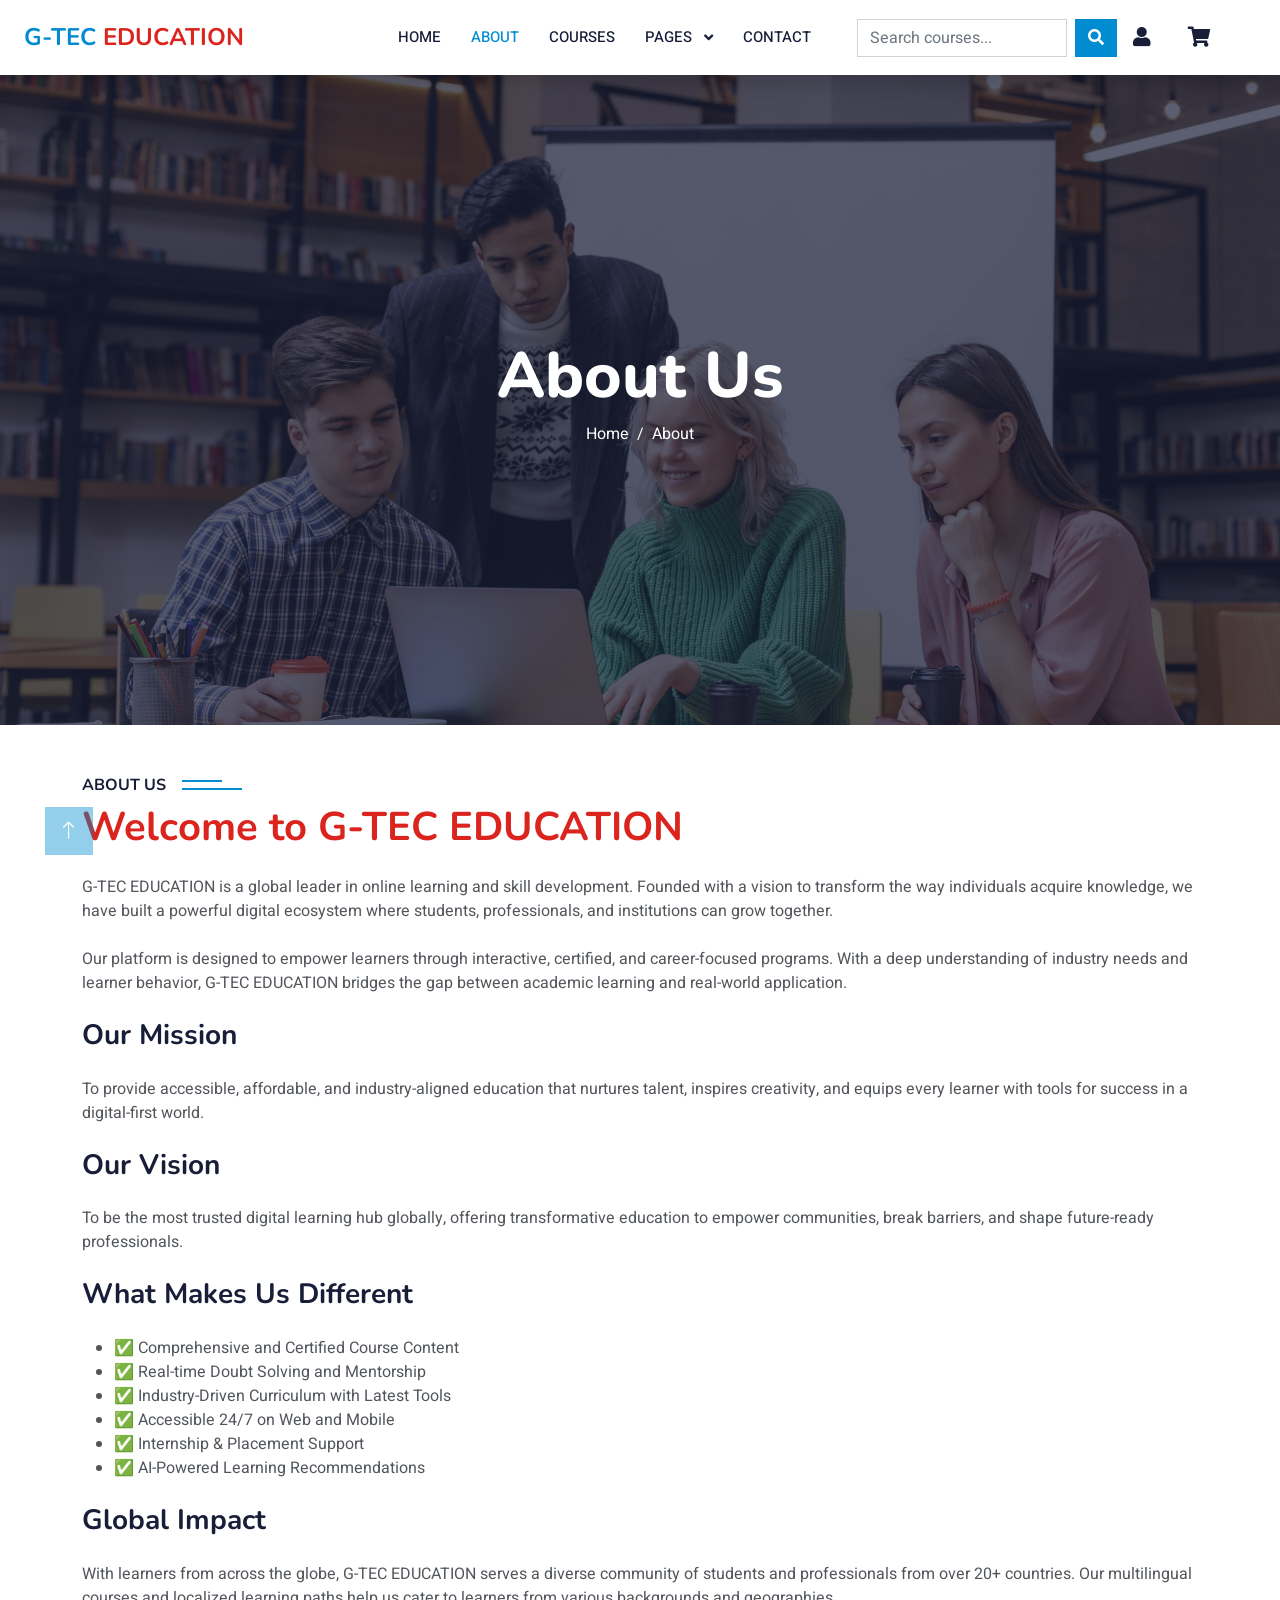
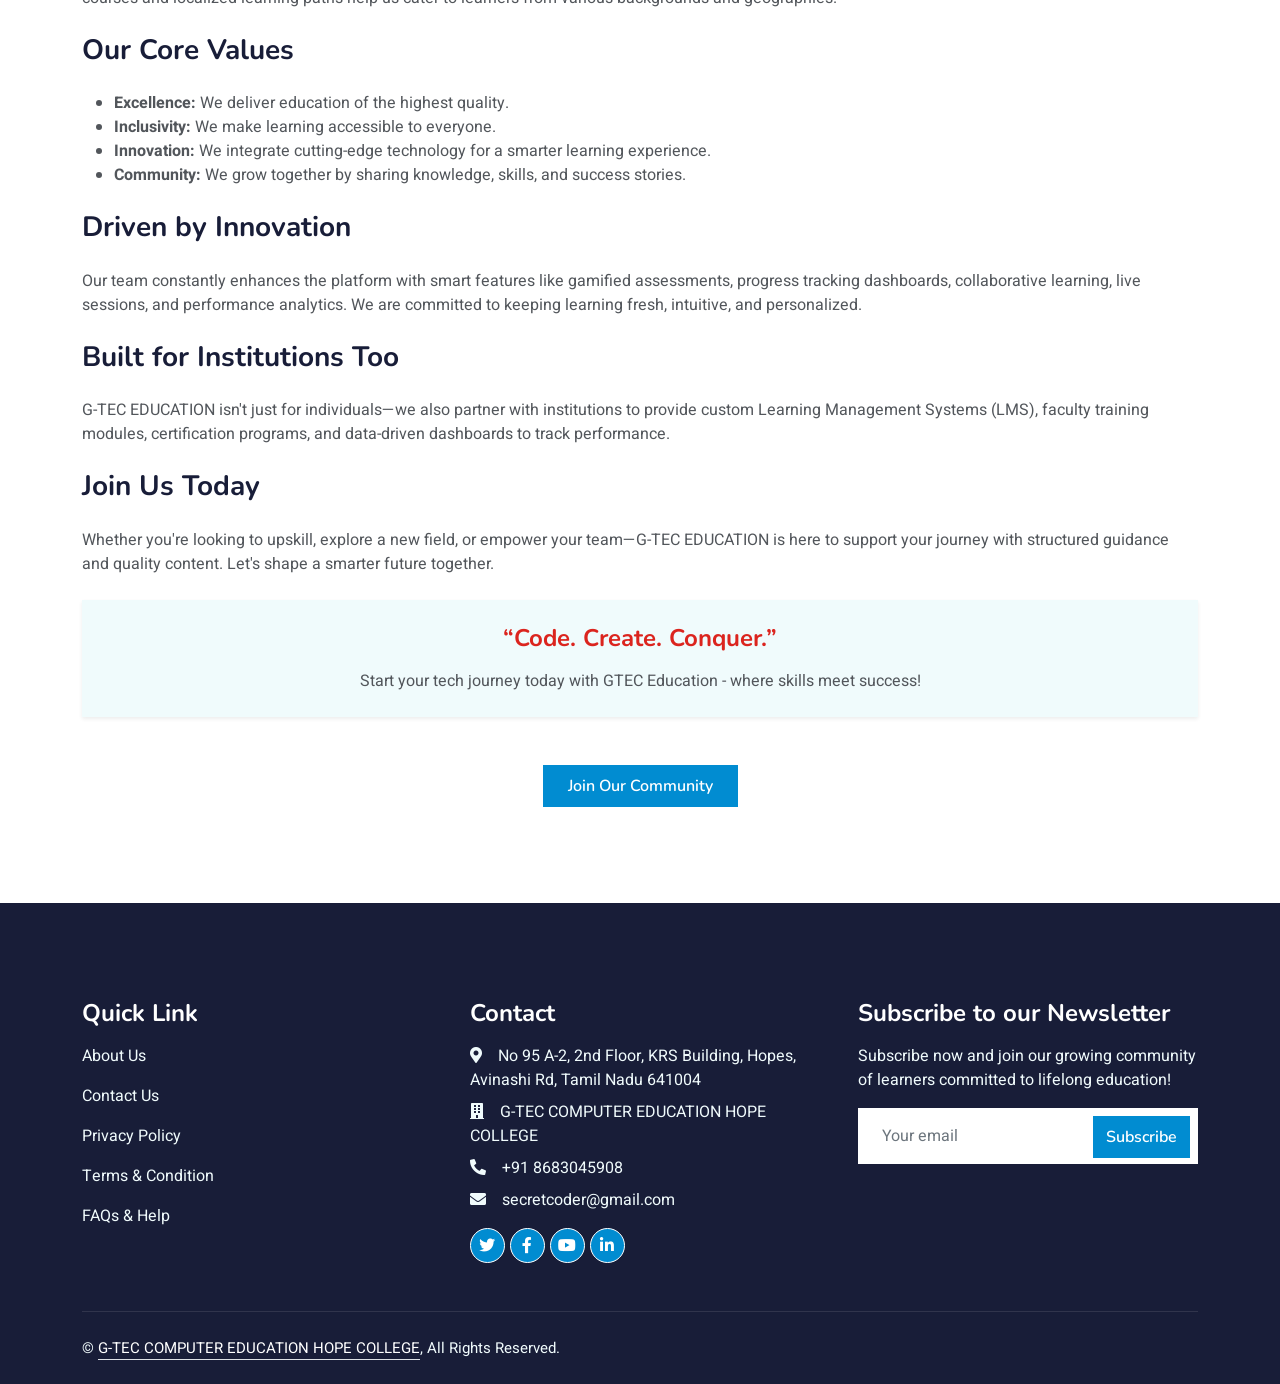
<file: about.html>
<!DOCTYPE html>
<html lang="en">

<head>
    <meta charset="utf-8">
    <title>G-TEC EDUCATION : About Us</title>
    <meta content="width=device-width, initial-scale=1.0" name="viewport">
    <meta content="" name="keywords">
    <meta content="" name="description">

     

    <!-- Google Web Fonts -->
    <link rel="preconnect" href="https://fonts.googleapis.com">
    <link rel="preconnect" href="https://fonts.gstatic.com" crossorigin>
    <link
        href="https://fonts.googleapis.com/css2?family=Heebo:wght@400;500;600&family=Nunito:wght@600;700;800&display=swap"
        rel="stylesheet">

    <!-- Icon Font Stylesheet -->
    <link href="https://cdnjs.cloudflare.com/ajax/libs/font-awesome/5.10.0/css/all.min.css" rel="stylesheet">
    <link href="https://cdn.jsdelivr.net/npm/bootstrap-icons@1.4.1/font/bootstrap-icons.css" rel="stylesheet">

    <!-- Libraries Stylesheet -->
    <link href="animate.min.css" rel="stylesheet">
    <link href="owl.carousel.min.css" rel="stylesheet">

    <!-- Customized Bootstrap Stylesheet -->
    <link href="bootstrap.min.css" rel="stylesheet">

    <!-- Template Stylesheet -->
    <link href="style.css" rel="stylesheet">
</head>

<body>
    <!-- Spinner Start -->
<div id="spinner"
class="show bg-white position-fixed translate-middle w-100 vh-100 top-50 start-50 d-flex flex-column align-items-center justify-content-center text-center">
<div class="spinner-border text-primary mb-3" style="width: 3rem; height: 3rem;" role="status">
    <span class="visually-hidden">Loading...</span>
</div>
<h5 class="fw-bold text-primary m-0">G-TEC <span style="color: #db241e;">EDUCATION</span></h5>
</div>
    <!-- Spinner End -->


    <!-- Navbar Start -->
    <nav class="navbar navbar-expand-lg navbar-light bg-white shadow sticky-top p-0">
        <div class="container-fluid px-4">
            <!-- Logo and Brand -->
            <a href="index.html" class="navbar-brand d-flex align-items-center">
                <!-- <img src="img/icon.png" alt="G-TEC Logo" height="50" class="me-2"> -->
                <h1 class="m-0 fw-bold" style="font-size: 24px; color: #018cd1;">
                    G-TEC <span style="color: #db241e;">EDUCATION</span>
                </h1>
            </a>
    
            <!-- Mobile Toggler -->
            <button class="navbar-toggler" type="button" data-bs-toggle="collapse" data-bs-target="#navbarCollapse">
                <span class="navbar-toggler-icon"></span>
            </button>
    
            <!-- Navbar Menu -->
            <div class="collapse navbar-collapse" id="navbarCollapse">
                <!-- Left Menu Items -->
                <ul class="navbar-nav ms-auto mb-2 mb-lg-0">
                    <li class="nav-item">
                        <a class="nav-link active" href="index.html">Home</a>
                    </li>
                    <li class="nav-item">
                        <a class="nav-link" href="about.html">About</a>
                    </li>
                     
                    <li class="nav-item">
                        <a class="nav-link" href="courses.html">Courses</a>
                    </li>
                    <li class="nav-item dropdown">
                        <a class="nav-link dropdown-toggle" href="#" id="pagesDropdown" role="button" data-bs-toggle="dropdown" aria-expanded="false">
                            Pages
                        </a>
                        <ul class="dropdown-menu" aria-labelledby="pagesDropdown">
                            <li><a class="dropdown-item" href="team.html">Our Team</a></li>
                            <li><a class="dropdown-item" href="testimonial.html">Testimonial</a></li>
                            <li><a class="dropdown-item" href="instructor.html">Apply for Instructor</a></li>
                        </ul>
                    </li>
                    <li class="nav-item">
                        <a class="nav-link" href="contact.html">Contact</a>
                    </li>
                </ul>
    
                <!-- Search Bar -->
                <form class="d-flex mx-lg-3 my-2 my-lg-0" role="search">
                    <input class="form-control me-2" type="search" placeholder="Search courses..." aria-label="Search">
                   <button class="btn btn-primary" type="submit"><i class="fa fa-search"></i></button>
                </form>
    
                <!-- Right Icons -->
                <ul class="navbar-nav mb-2 mb-lg-0 d-flex align-items-center">
                    <li class="nav-item me-2">
                        <a class="nav-link" href="login.html" title="Login">
                            <i class="fa fa-user fa-lg"></i>
                        </a>
                    </li>
                    <li class="nav-item me-3">
                        <a class="nav-link" href="#" title="Cart">
                            <i class="fa fa-shopping-cart fa-lg"></i>
                        </a>
                    </li>
                    <li class="nav-item">
                        <div id="google_translate_element"></div>
                    </li>
                </ul>
            </div>
        </div>
    </nav>
    <!-- Navbar End -->

<!-- Header Start -->
<div class="container-fluid bg-primary page-header d-flex align-items-center" style="min-height: 650px;">
    <div class="container text-center">
        <h1 class="display-3 text-white animated slideInDown">About Us</h1>
        <nav aria-label="breadcrumb">
            <ol class="breadcrumb justify-content-center">
                <li class="breadcrumb-item"><a class="text-white" href="index.html">Home</a></li>
                <li class="breadcrumb-item text-white active" aria-current="page">About</li>
            </ol>
        </nav>
    </div>
</div>

<!-- Header End -->

<!-- About Start -->
<div class="container-xxl py-5">
    <div class="container">
        <div class="row g-5">
            <div class="col-lg-12 wow fadeInUp" data-wow-delay="0.3s">
                <h6 class="section-title bg-white text-start pe-3">About Us</h6>
                <h1 class="mb-4" style="color: #db241e;">Welcome to G-TEC EDUCATION</h1>

                <p class="mb-4">
                    G-TEC EDUCATION is a global leader in online learning and skill development. Founded with a vision to transform the way individuals acquire knowledge, we have built a powerful digital ecosystem where students, professionals, and institutions can grow together.
                </p>

                <p class="mb-4">
                    Our platform is designed to empower learners through interactive, certified, and career-focused programs. With a deep understanding of industry needs and learner behavior, G-TEC EDUCATION bridges the gap between academic learning and real-world application.
                </p>

                <h3 class="mb-4">Our Mission</h3>
                <p class="mb-4">
                    To provide accessible, affordable, and industry-aligned education that nurtures talent, inspires creativity, and equips every learner with tools for success in a digital-first world.
                </p>

                <h3 class="mb-4">Our Vision</h3>
                <p class="mb-4">
                    To be the most trusted digital learning hub globally, offering transformative education to empower communities, break barriers, and shape future-ready professionals.
                </p>

                <h3 class="mb-4">What Makes Us Different</h3>
                <ul class="mb-4">
                    <li>✅ Comprehensive and Certified Course Content</li>
                    <li>✅ Real-time Doubt Solving and Mentorship</li>
                    <li>✅ Industry-Driven Curriculum with Latest Tools</li>
                    <li>✅ Accessible 24/7 on Web and Mobile</li>
                    <li>✅ Internship & Placement Support</li>
                    <li>✅ AI-Powered Learning Recommendations</li>
                </ul>

                <h3 class="mb-4">Global Impact</h3>
                <p class="mb-4">
                    With learners from across the globe, G-TEC EDUCATION serves a diverse community of students and professionals from over 20+ countries. Our multilingual courses and localized learning paths help us cater to learners from various backgrounds and geographies.
                </p>

                <h3 class="mb-4">Our Core Values</h3>
                <ul class="mb-4">
                    <li><strong>Excellence:</strong> We deliver education of the highest quality.</li>
                    <li><strong>Inclusivity:</strong> We make learning accessible to everyone.</li>
                    <li><strong>Innovation:</strong> We integrate cutting-edge technology for a smarter learning experience.</li>
                    <li><strong>Community:</strong> We grow together by sharing knowledge, skills, and success stories.</li>
                </ul>

                <h3 class="mb-4">Driven by Innovation</h3>
                <p class="mb-4">
                    Our team constantly enhances the platform with smart features like gamified assessments, progress tracking dashboards, collaborative learning, live sessions, and performance analytics. We are committed to keeping learning fresh, intuitive, and personalized.
                </p>

                <h3 class="mb-4">Built for Institutions Too</h3>
                <p class="mb-4">
                    G-TEC EDUCATION isn't just for individuals—we also partner with institutions to provide custom Learning Management Systems (LMS), faculty training modules, certification programs, and data-driven dashboards to track performance.
                </p>

                <h3 class="mb-4">Join Us Today</h3>
                <p class="mb-4">
                    Whether you're looking to upskill, explore a new field, or empower your team—G-TEC EDUCATION is here to support your journey with structured guidance and quality content. Let's shape a smarter future together.
                </p>

                <div class="bg-light p-4 rounded my-4 text-center shadow-sm">
                    <h4 class="mb-3" style="color: #db241e;">“Code. Create. Conquer.”</h4>
                    <p class="mb-0">Start your tech journey today with GTEC Education - where skills meet success!</p>
                </div>
                <!-- NEW: Call to Action -->
                <div class="text-center mt-5">
                    <a href="contact.html" class="btn btn-primary px-4 py-2">Join Our Community</a>
                </div>
            </div>
        </div>
    </div>
</div>
<!-- About End -->



    <!-- Footer Start -->
    <div class="container-fluid bg-dark text-light footer pt-5 mt-5 wow fadeIn" data-wow-delay="0.1s">
        <div class="container py-5">
            <div class="row g-5">
                <!-- Quick Links -->
                <div class="col-lg-4 col-md-6">
                    <h4 class="text-white mb-3">Quick Link</h4>
                    <p><a class="text-light" href="about.html">About Us</a></p>
                    <p><a class="text-light" href="contact.html">Contact Us</a></p>
                    <p><a class="text-light" href="#">Privacy Policy</a></p>
                    <p><a class="text-light" href="#">Terms & Condition</a></p>
                    <p><a class="text-light" href="#">FAQs & Help</a></p>
                </div>
    
                <!-- Contact Info -->
                <div class="col-lg-4 col-md-6">
                    <h4 class="text-white mb-3">Contact</h4>
                    <p class="mb-2"><i class="fa fa-map-marker-alt me-3"></i>No 95 A-2, 2nd Floor, KRS Building, Hopes, Avinashi Rd, Tamil Nadu 641004</p>
                    <p class="mb-2"><i class="fa fa-building me-3"></i>G-TEC COMPUTER EDUCATION HOPE COLLEGE</p>
                    <p class="mb-2"><i class="fa fa-phone-alt me-3"></i>+91 8683045908</p>
                    <p class="mb-2"><i class="fa fa-envelope me-3"></i>secretcoder@gmail.com</p>
                    <div class="d-flex pt-2">
                        <a class="btn btn-outline-light btn-social" href="#"><i class="fab fa-twitter"></i></a>
                        <a class="btn btn-outline-light btn-social" href="#"><i class="fab fa-facebook-f"></i></a>
                        <a class="btn btn-outline-light btn-social" href="#"><i class="fab fa-youtube"></i></a>
                        <a class="btn btn-outline-light btn-social" href="#"><i class="fab fa-linkedin-in"></i></a>
                    </div>
                </div>
    
                <!-- Newsletter -->
                <div class="col-lg-4 col-md-6">
                    <h4 class="text-white mb-3">Subscribe to our Newsletter</h4>
                    <p>Subscribe now and join our growing community of learners committed to lifelong education!</p>
                    <div class="position-relative mx-auto" style="max-width: 400px;">
                        <form action="#">
                            <input class="form-control border-0 w-100 py-3 ps-4 pe-5" type="email" placeholder="Your email" required>
                            <button type="submit" class="btn btn-primary py-2 position-absolute top-0 end-0 mt-2 me-2">
                                <a href="mailto:keertidvcorai@gmail.com" class="text-white text-decoration-none">Subscribe</a>
                            </button>
                        </form>
                    </div>
                </div>
            </div>
        </div>
    
        <!-- Footer Bottom -->
        <div class="container">
            <div class="copyright">
                <div class="row">
                    <div class="col-md-6 text-center text-md-start mb-3 mb-md-0">
                        &copy; <a class="border-bottom text-white" href="index.html">G-TEC COMPUTER EDUCATION HOPE COLLEGE</a>, All Rights Reserved.
                    </div>
                </div>
            </div>
        </div>
    </div>
    <!-- Footer End -->


    <!-- Back to Top -->
    <a href="#" class="btn btn-lg btn-primary btn-lg-square back-to-top"><i class="bi bi-arrow-up"></i></a>


    <!-- JavaScript Libraries -->
    <script src="https://code.jquery.com/jquery-3.4.1.min.js"></script>
    <script src="https://cdn.jsdelivr.net/npm/bootstrap@5.0.0/dist/js/bootstrap.bundle.min.js"></script>
    <script src="wow.min.js"></script>
    <script src="easing.min.js"></script>
    <script src="waypoints.min.js"></script>
    <script src="owl.carousel.min.js"></script>


    <!-- Template Javascript -->
    <script src="main.js"></script>
</body>

</html>
</file>
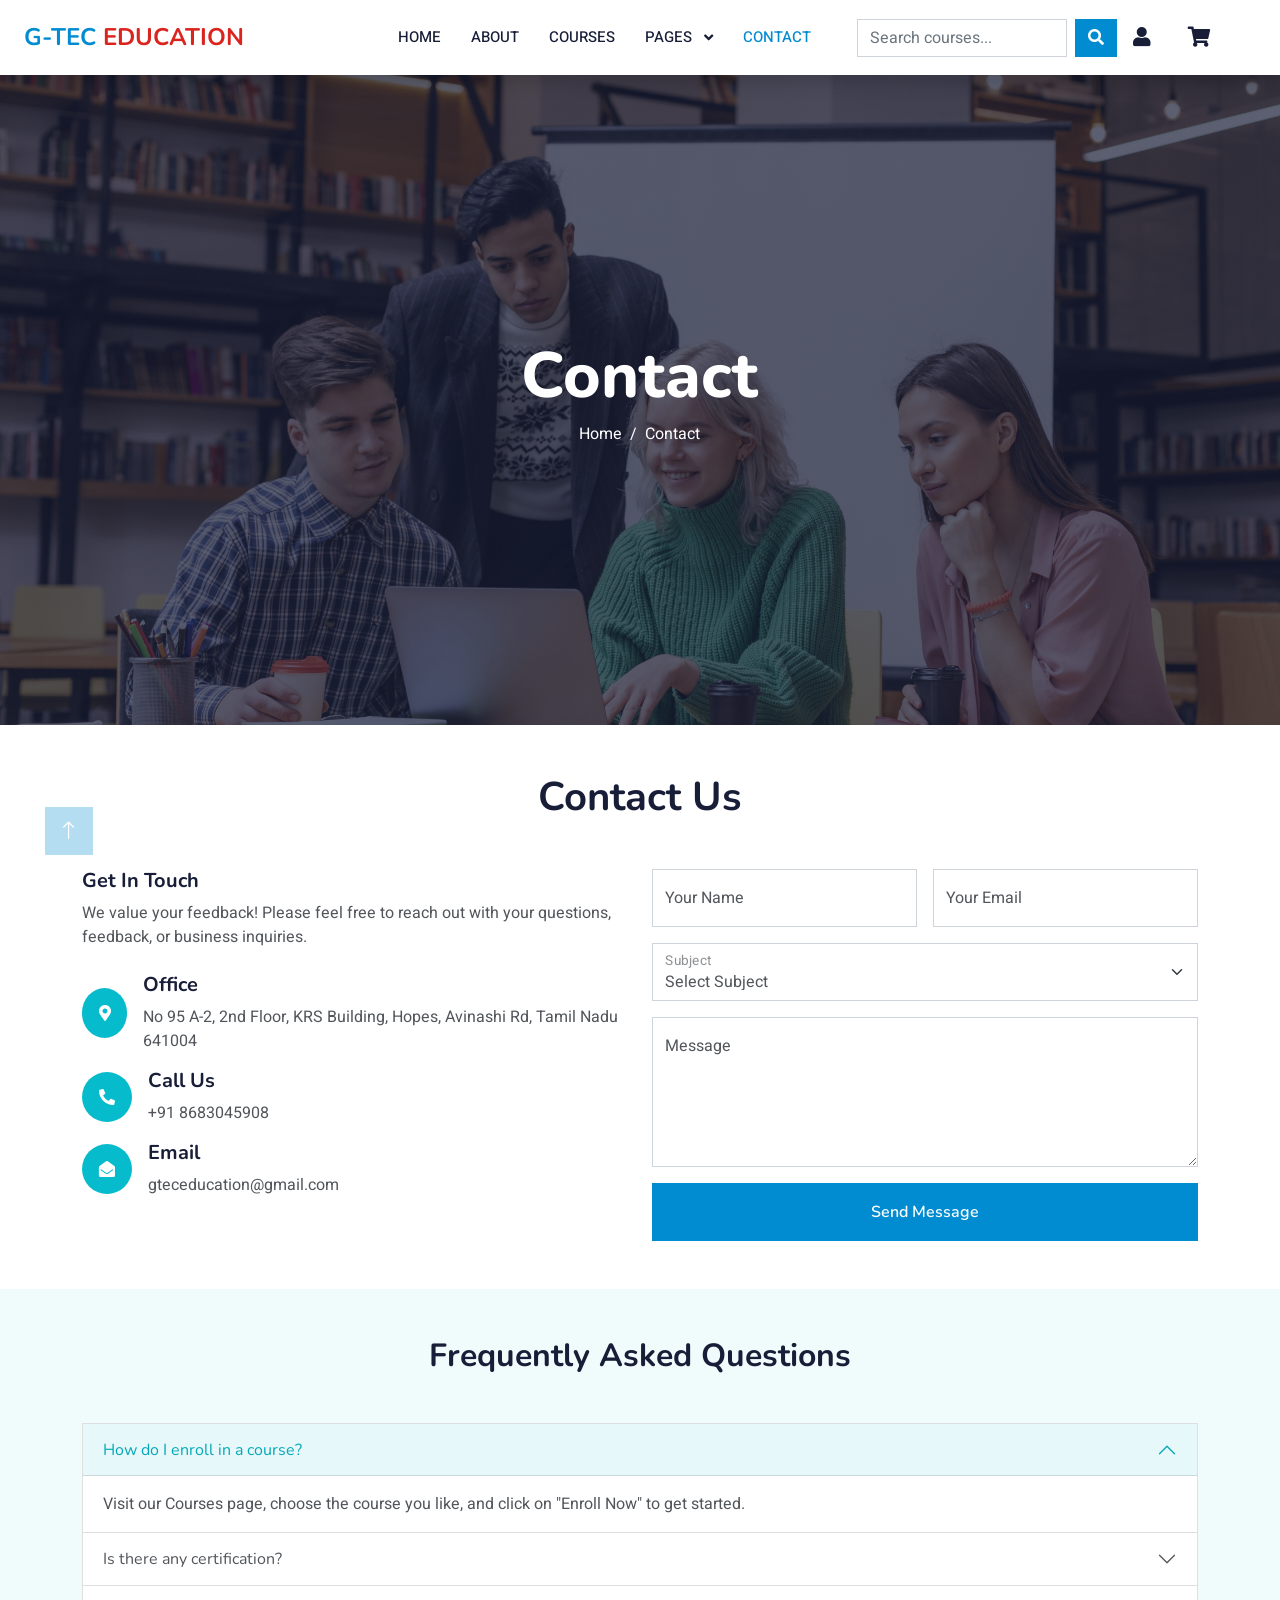
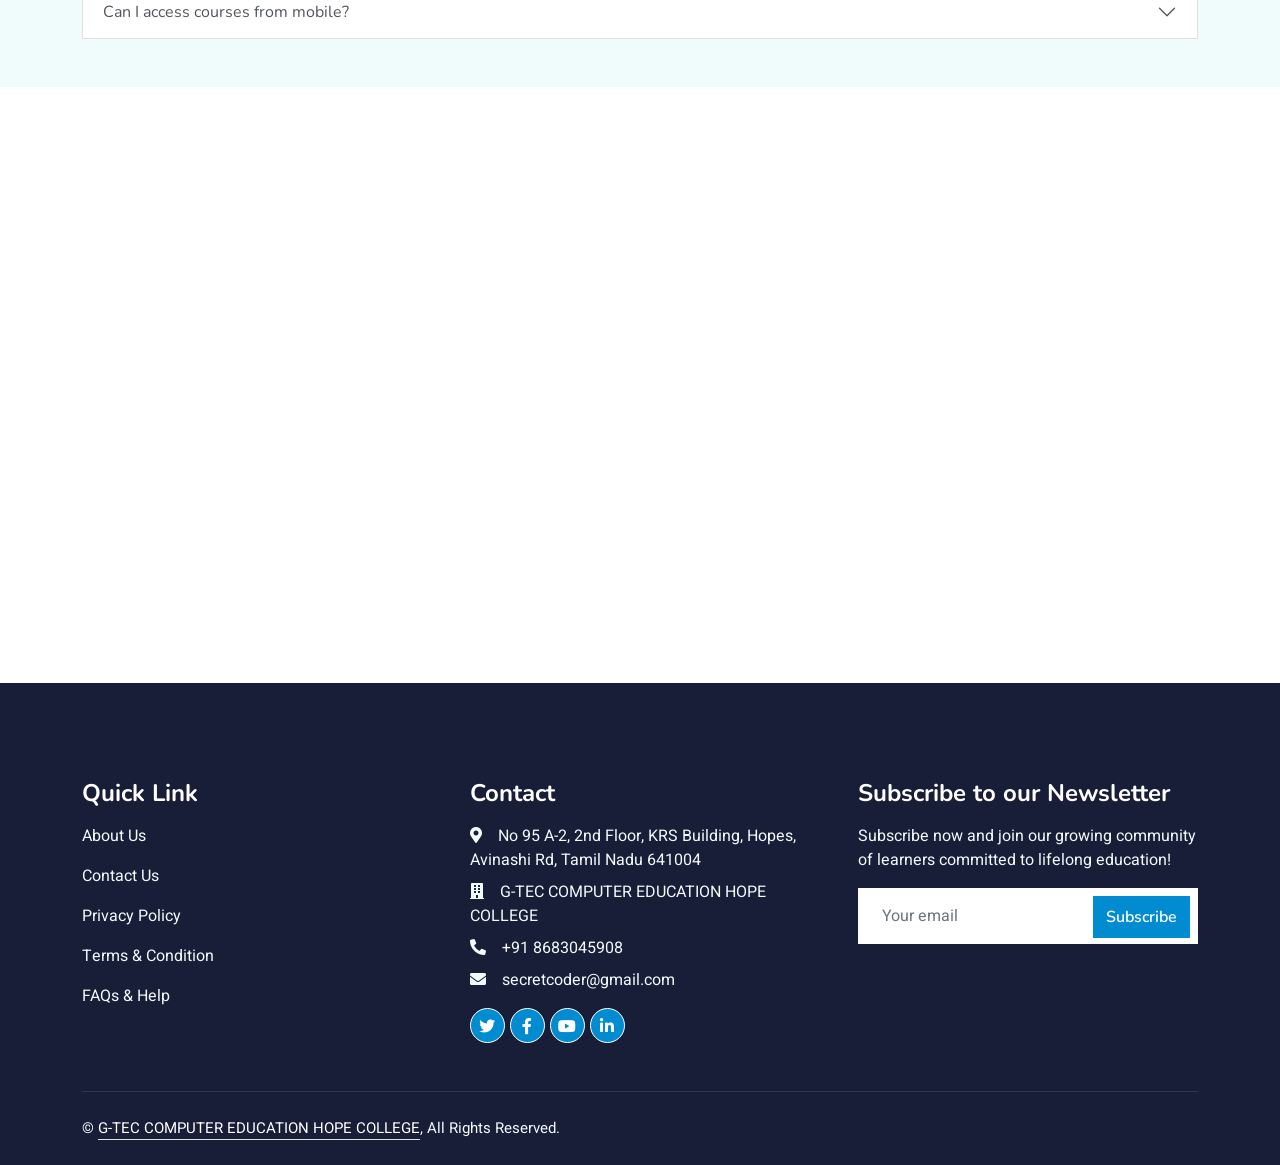
<file: contact.html>
<!DOCTYPE html>
<html lang="en">

<head>
    <meta charset="utf-8">
    <title>G-TEC EDUCATION : Contact</title>
    <meta content="width=device-width, initial-scale=1.0" name="viewport">
    <meta content="" name="keywords">
    <meta content="" name="description">

     

    <!-- Google Web Fonts -->
    <link rel="preconnect" href="https://fonts.googleapis.com">
    <link rel="preconnect" href="https://fonts.gstatic.com" crossorigin>
    <link
        href="https://fonts.googleapis.com/css2?family=Heebo:wght@400;500;600&family=Nunito:wght@600;700;800&display=swap"
        rel="stylesheet">

    <!-- Icon Font Stylesheet -->
    <link href="https://cdnjs.cloudflare.com/ajax/libs/font-awesome/5.10.0/css/all.min.css" rel="stylesheet">
    <link href="https://cdn.jsdelivr.net/npm/bootstrap-icons@1.4.1/font/bootstrap-icons.css" rel="stylesheet">

    <!-- Libraries Stylesheet -->
    <link href="animate.min.css" rel="stylesheet">
    <link href="owl.carousel.min.css" rel="stylesheet">

    <!-- Customized Bootstrap Stylesheet -->
    <link href="bootstrap.min.css" rel="stylesheet">

    <!-- Template Stylesheet -->
    <link href="style.css" rel="stylesheet">
</head>

<body>
    <body>
        <!-- Spinner Start -->
        <div id="spinner"
        class="show bg-white position-fixed translate-middle w-100 vh-100 top-50 start-50 d-flex flex-column align-items-center justify-content-center text-center">
        <div class="spinner-border text-primary mb-3" style="width: 3rem; height: 3rem;" role="status">
            <span class="visually-hidden">Loading...</span>
        </div>
        <h5 class="fw-bold text-primary m-0">G-TEC <span style="color: #db241e;">EDUCATION</span></h5>
        </div>
        <!-- Spinner End -->
    
        <!-- Navbar Start -->
        <nav class="navbar navbar-expand-lg navbar-light bg-white shadow sticky-top p-0">
            <div class="container-fluid px-4">
                <!-- Logo and Brand -->
                <a href="index.html" class="navbar-brand d-flex align-items-center">
                    <!-- <img src="img/icon.png" alt="G-TEC Logo" height="50" class="me-2"> -->
                    <h1 class="m-0 fw-bold" style="font-size: 24px; color: #018cd1;">
                        G-TEC <span style="color: #db241e;">EDUCATION</span>
                    </h1>
                </a>
        
                <!-- Mobile Toggler -->
                <button class="navbar-toggler" type="button" data-bs-toggle="collapse" data-bs-target="#navbarCollapse">
                    <span class="navbar-toggler-icon"></span>
                </button>
        
                <!-- Navbar Menu -->
                <div class="collapse navbar-collapse" id="navbarCollapse">
                    <!-- Left Menu Items -->
                    <ul class="navbar-nav ms-auto mb-2 mb-lg-0">
                        <li class="nav-item">
                            <a class="nav-link active" href="index.html">Home</a>
                        </li>
                        <li class="nav-item">
                            <a class="nav-link" href="about.html">About</a>
                        </li>
                        <li class="nav-item">
                            <a class="nav-link" href="courses.html">Courses</a>
                        </li>
                        <li class="nav-item dropdown">
                            <a class="nav-link dropdown-toggle" href="#" id="pagesDropdown" role="button" data-bs-toggle="dropdown" aria-expanded="false">
                                Pages
                            </a>
                            <ul class="dropdown-menu" aria-labelledby="pagesDropdown">
                                <li><a class="dropdown-item" href="team.html">Our Team</a></li>
                                <li><a class="dropdown-item" href="testimonial.html">Testimonial</a></li>
                                <li><a class="dropdown-item" href="instructor.html">Apply for Instructor</a></li>
                            </ul>
                        </li>
                        <li class="nav-item">
                            <a class="nav-link" href="contact.html">Contact</a>
                        </li>
                    </ul>
        
                    <!-- Search Bar -->
                    <form class="d-flex mx-lg-3 my-2 my-lg-0" role="search">
                        <input class="form-control me-2" type="search" placeholder="Search courses..." aria-label="Search">
                       <button class="btn btn-primary" type="submit"><i class="fa fa-search"></i></button>
                    </form>
        
                    <!-- Right Icons -->
                    <ul class="navbar-nav mb-2 mb-lg-0 d-flex align-items-center">
                        <li class="nav-item me-2">
                            <a class="nav-link" href="login.html" title="Login">
                                <i class="fa fa-user fa-lg"></i>
                            </a>
                        </li>
                        <li class="nav-item me-3">
                            <a class="nav-link" href="#" title="Cart">
                                <i class="fa fa-shopping-cart fa-lg"></i>
                            </a>
                        </li>
                        <li class="nav-item">
                            <div id="google_translate_element"></div>
                        </li>
                    </ul>
                </div>
            </div>
        </nav>
        <!-- Navbar End -->
    
        <!-- Header Start -->
        <div class="container-fluid bg-primary page-header d-flex align-items-center" style="min-height: 650px;">
            <div class="container py-5">
                <div class="row justify-content-center">
                    <div class="col-lg-10 text-center">
                        <h1 class="display-3 text-white animated slideInDown">Contact</h1>
                        <nav aria-label="breadcrumb">
                            <ol class="breadcrumb justify-content-center">
                                <li class="breadcrumb-item"><a class="text-white" href="index.html">Home</a></li>
                                <li class="breadcrumb-item text-white active" aria-current="page">Contact</li>
                            </ol>
                        </nav>
                    </div>
                </div>
            </div>
        </div>
        <!-- Header End -->
    
        <!-- Contact Info + Form -->
        <div class="container-xxl py-5">
            <div class="container">
                <div class="text-center wow fadeInUp" data-wow-delay="0.1s">
                    <h1 class="mb-5 bg-white text-center px-3">Contact Us</h1>
                </div>
                <div class="row g-4">
                    <div class="col-lg-6 col-md-6 wow fadeInUp" data-wow-delay="0.1s">
                        <h5>Get In Touch</h5>
                        <p class="mb-4">We value your feedback! Please feel free to reach out with your questions, feedback, or business inquiries.</p>
                        <div class="mb-3 d-flex align-items-center">
                            <div class="bg-primary text-white d-flex align-items-center justify-content-center rounded-circle" style="width: 50px; height: 50px;"><i class="fa fa-map-marker-alt"></i></div>
                            <div class="ms-3">
                                <h5>Office</h5>
                                <p class="mb-0">No 95 A-2, 2nd Floor, KRS Building, Hopes, Avinashi Rd, Tamil Nadu 641004</p>
                            </div>
                        </div>
                        <div class="mb-3 d-flex align-items-center">
                            <div class="bg-primary text-white d-flex align-items-center justify-content-center rounded-circle" style="width: 50px; height: 50px;"><i class="fa fa-phone-alt"></i></div>
                            <div class="ms-3">
                                <h5>Call Us</h5>
                                <p class="mb-0">+91 8683045908</p>
                            </div>
                        </div>
                        <div class="d-flex align-items-center">
                            <div class="bg-primary text-white d-flex align-items-center justify-content-center rounded-circle" style="width: 50px; height: 50px;"><i class="fa fa-envelope-open"></i></div>
                            <div class="ms-3">
                                <h5>Email</h5>
                                <p class="mb-0">gteceducation@gmail.com</p>
                            </div>
                        </div>
                    </div>
    
                    <div class="col-lg-6 col-md-12 wow fadeInUp" data-wow-delay="0.5s">
                        <form>
                            <div class="row g-3">
                                <div class="col-md-6">
                                    <div class="form-floating">
                                        <input type="text" class="form-control" id="name" required placeholder="Your Name">
                                        <label for="name">Your Name</label>
                                    </div>
                                </div>
                                <div class="col-md-6">
                                    <div class="form-floating">
                                        <input type="email" class="form-control" id="email" required placeholder="Your Email">
                                        <label for="email">Your Email</label>
                                    </div>
                                </div>
                                <div class="col-12">
                                    <div class="form-floating">
                                        <select class="form-select" id="subject" required>
                                            <option value="" disabled selected>Select Subject</option>
                                            <option>General Inquiry</option>
                                            <option>Course Related</option>
                                            <option>Technical Support</option>
                                            <option>Feedback</option>
                                        </select>
                                        <label for="subject">Subject</label>
                                    </div>
                                </div>
                                <div class="col-12">
                                    <div class="form-floating">
                                        <textarea class="form-control" placeholder="Leave a message here" id="message" style="height: 150px" required></textarea>
                                        <label for="message">Message</label>
                                    </div>
                                </div>
                                <div class="col-12">
                                    <a href="mailto:yogesh2007k23@gmail.com" class="btn btn-primary w-100 py-3">Send Message</a>
                                </div>
                            </div>
                        </form>
                    </div>
                </div>
            </div>
        </div>
    
        <!-- FAQ Section -->
        <div class="container-xxl py-5 bg-light">
            <div class="container">
                <div class="text-center mb-5">
                    <h2 class="fw-bold">Frequently Asked Questions</h2>
                </div>
                <div class="accordion" id="faqAccordion">
                    <div class="accordion-item">
                        <h2 class="accordion-header" id="faq1">
                            <button class="accordion-button" type="button" data-bs-toggle="collapse" data-bs-target="#collapse1">How do I enroll in a course?</button>
                        </h2>
                        <div id="collapse1" class="accordion-collapse collapse show" data-bs-parent="#faqAccordion">
                            <div class="accordion-body">Visit our Courses page, choose the course you like, and click on "Enroll Now" to get started.</div>
                        </div>
                    </div>
                    <div class="accordion-item">
                        <h2 class="accordion-header" id="faq2">
                            <button class="accordion-button collapsed" type="button" data-bs-toggle="collapse" data-bs-target="#collapse2">Is there any certification?</button>
                        </h2>
                        <div id="collapse2" class="accordion-collapse collapse" data-bs-parent="#faqAccordion">
                            <div class="accordion-body">Yes! After completing a course, you will receive a free e-certificate from Secret Coder.</div>
                        </div>
                    </div>
                    <div class="accordion-item">
                        <h2 class="accordion-header" id="faq3">
                            <button class="accordion-button collapsed" type="button" data-bs-toggle="collapse" data-bs-target="#collapse3">Can I access courses from mobile?</button>
                        </h2>
                        <div id="collapse3" class="accordion-collapse collapse" data-bs-parent="#faqAccordion">
                            <div class="accordion-body">Absolutely! Our platform is fully responsive and works across all devices.</div>
                        </div>
                    </div>
                </div>
            </div>
        </div>
    
        <!-- Map Section -->
        <div class="container-xxl px-0 my-5">
            <div class="w-100" style="height: 500px;">
                <iframe class="w-100 h-100" src="https://www.google.com/maps/embed?pb=!1m18!1m12!1m3!1d3916.166584963249!2d77.01753317570527!3d11.02612525453699!2m3!1f0!2f0!3f0!3m2!1i1024!2i768!4f13.1!3m3!1m2!1s0x3ba857b7a01e7261%3A0x325e9e5f2296dc0a!2sG-TEC%20COMPUTER%20EDUCATION%20HOPE%20COLLEGE!5e0!3m2!1sen!2sin!4v1744020152285!5m2!1sen!2sin" width="600" height="450" style="border:0;" frameborder="0" allowfullscreen="" loading="lazy" referrerpolicy="no-referrer-when-downgrade"></iframe>
            </div>
        </div>


    <!-- Footer Start -->
    <div class="container-fluid bg-dark text-light footer pt-5 mt-5 wow fadeIn" data-wow-delay="0.1s">
        <div class="container py-5">
            <div class="row g-5">
                <!-- Quick Links -->
                <div class="col-lg-4 col-md-6">
                    <h4 class="text-white mb-3">Quick Link</h4>
                    <p><a class="text-light" href="about.html">About Us</a></p>
                    <p><a class="text-light" href="contact.html">Contact Us</a></p>
                    <p><a class="text-light" href="#">Privacy Policy</a></p>
                    <p><a class="text-light" href="#">Terms & Condition</a></p>
                    <p><a class="text-light" href="#">FAQs & Help</a></p>
                </div>
    
                <!-- Contact Info -->
                <div class="col-lg-4 col-md-6">
                    <h4 class="text-white mb-3">Contact</h4>
                    <p class="mb-2"><i class="fa fa-map-marker-alt me-3"></i>No 95 A-2, 2nd Floor, KRS Building, Hopes, Avinashi Rd, Tamil Nadu 641004</p>
                    <p class="mb-2"><i class="fa fa-building me-3"></i>G-TEC COMPUTER EDUCATION HOPE COLLEGE</p>
                    <p class="mb-2"><i class="fa fa-phone-alt me-3"></i>+91 8683045908</p>
                    <p class="mb-2"><i class="fa fa-envelope me-3"></i>secretcoder@gmail.com</p>
                    <div class="d-flex pt-2">
                        <a class="btn btn-outline-light btn-social" href="#"><i class="fab fa-twitter"></i></a>
                        <a class="btn btn-outline-light btn-social" href="#"><i class="fab fa-facebook-f"></i></a>
                        <a class="btn btn-outline-light btn-social" href="#"><i class="fab fa-youtube"></i></a>
                        <a class="btn btn-outline-light btn-social" href="#"><i class="fab fa-linkedin-in"></i></a>
                    </div>
                </div>
    
                <!-- Newsletter -->
                <div class="col-lg-4 col-md-6">
                    <h4 class="text-white mb-3">Subscribe to our Newsletter</h4>
                    <p>Subscribe now and join our growing community of learners committed to lifelong education!</p>
                    <div class="position-relative mx-auto" style="max-width: 400px;">
                        <form action="#">
                            <input class="form-control border-0 w-100 py-3 ps-4 pe-5" type="email" placeholder="Your email" required>
                            <button type="submit" class="btn btn-primary py-2 position-absolute top-0 end-0 mt-2 me-2">
                                <a href="mailto:keertidvcorai@gmail.com" class="text-white text-decoration-none">Subscribe</a>
                            </button>
                        </form>
                    </div>
                </div>
            </div>
        </div>
    
        <!-- Footer Bottom -->
        <div class="container">
            <div class="copyright">
                <div class="row">
                    <div class="col-md-6 text-center text-md-start mb-3 mb-md-0">
                        &copy; <a class="border-bottom text-white" href="index.html">G-TEC COMPUTER EDUCATION HOPE COLLEGE</a>, All Rights Reserved.
                    </div>
                </div>
            </div>
        </div>
    </div>
    <!-- Footer End -->


    <!-- Back to Top -->
    <a href="#" class="btn btn-lg btn-primary btn-lg-square back-to-top"><i class="bi bi-arrow-up"></i></a>


    <!-- JavaScript Libraries -->
    <script src="https://code.jquery.com/jquery-3.4.1.min.js"></script>
    <script src="https://cdn.jsdelivr.net/npm/bootstrap@5.0.0/dist/js/bootstrap.bundle.min.js"></script>
    <script src="wow.min.js"></script>
    <script src="easing.min.js"></script>
    <script src="waypoints.min.js"></script>
    <script src="owl.carousel.min.js"></script>

    <!-- Template Javascript -->
    <script src="main.js"></script>
</body>

</html>
</file>
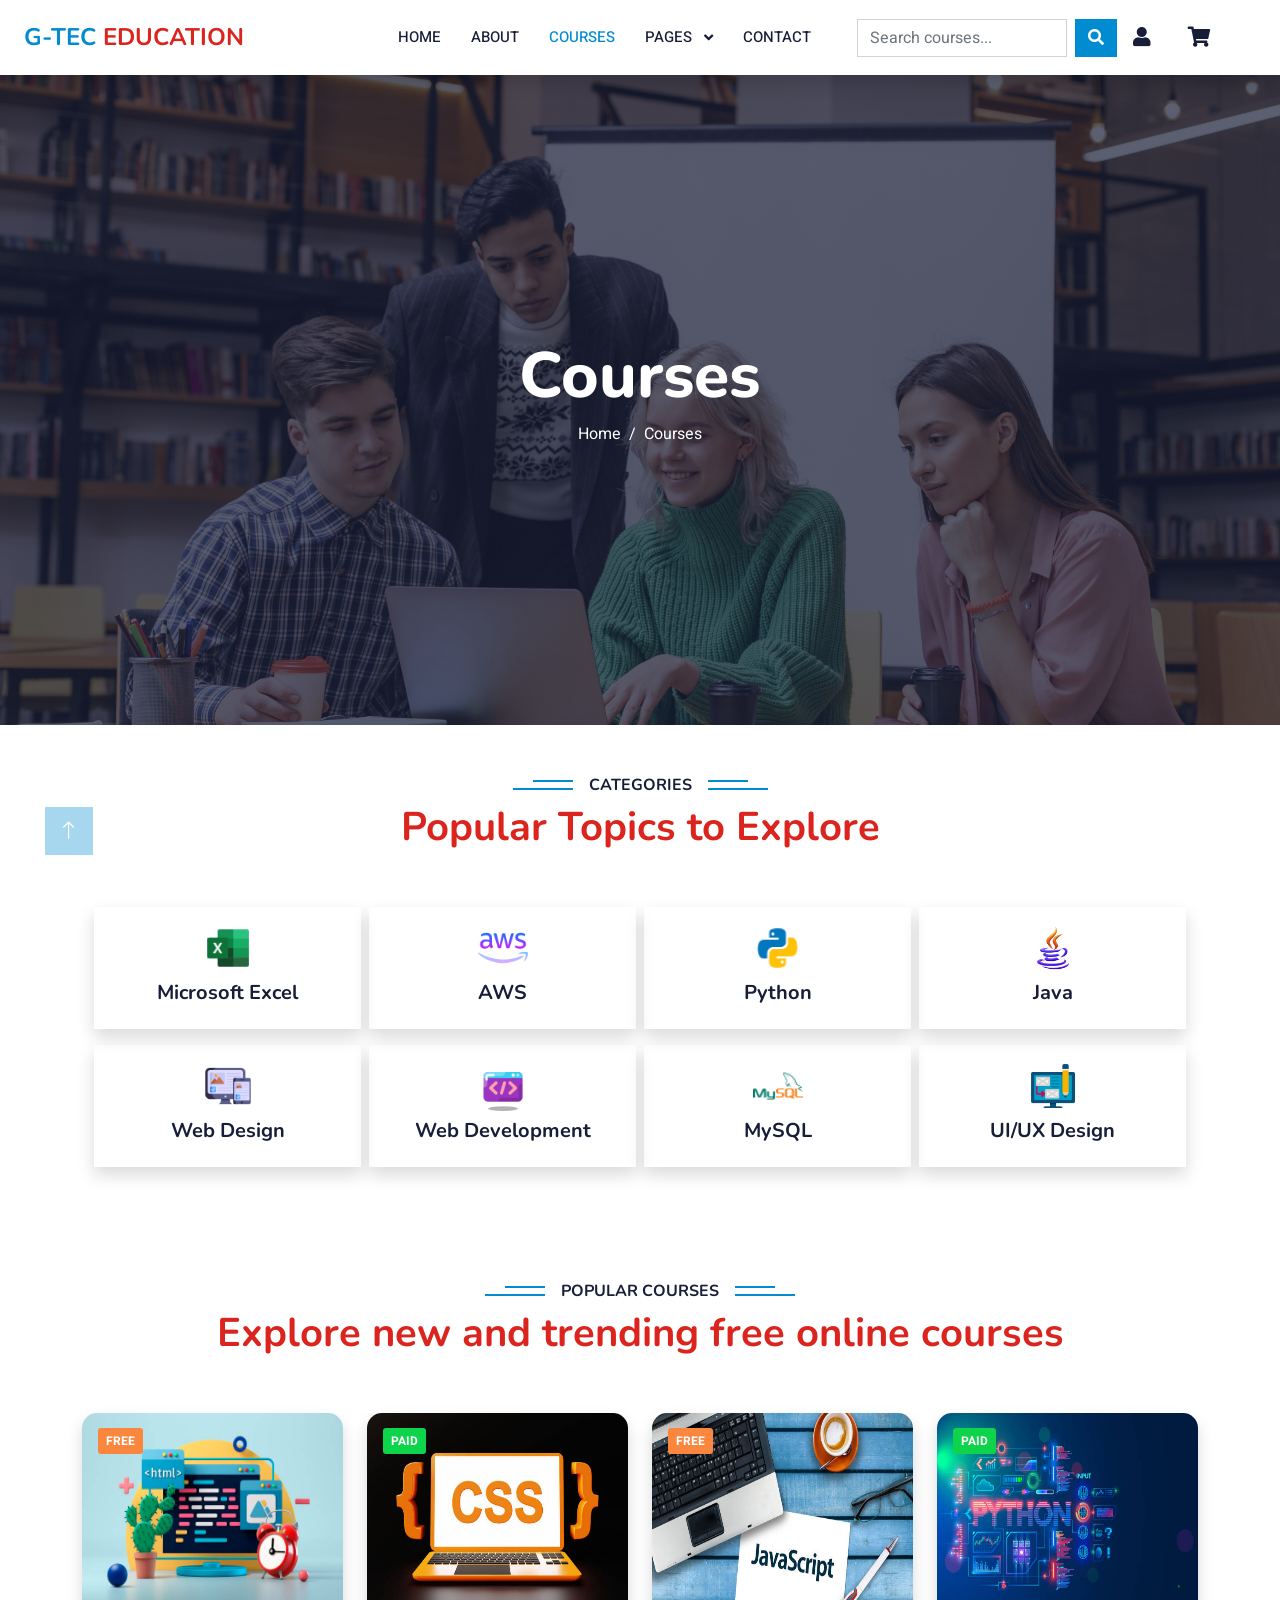
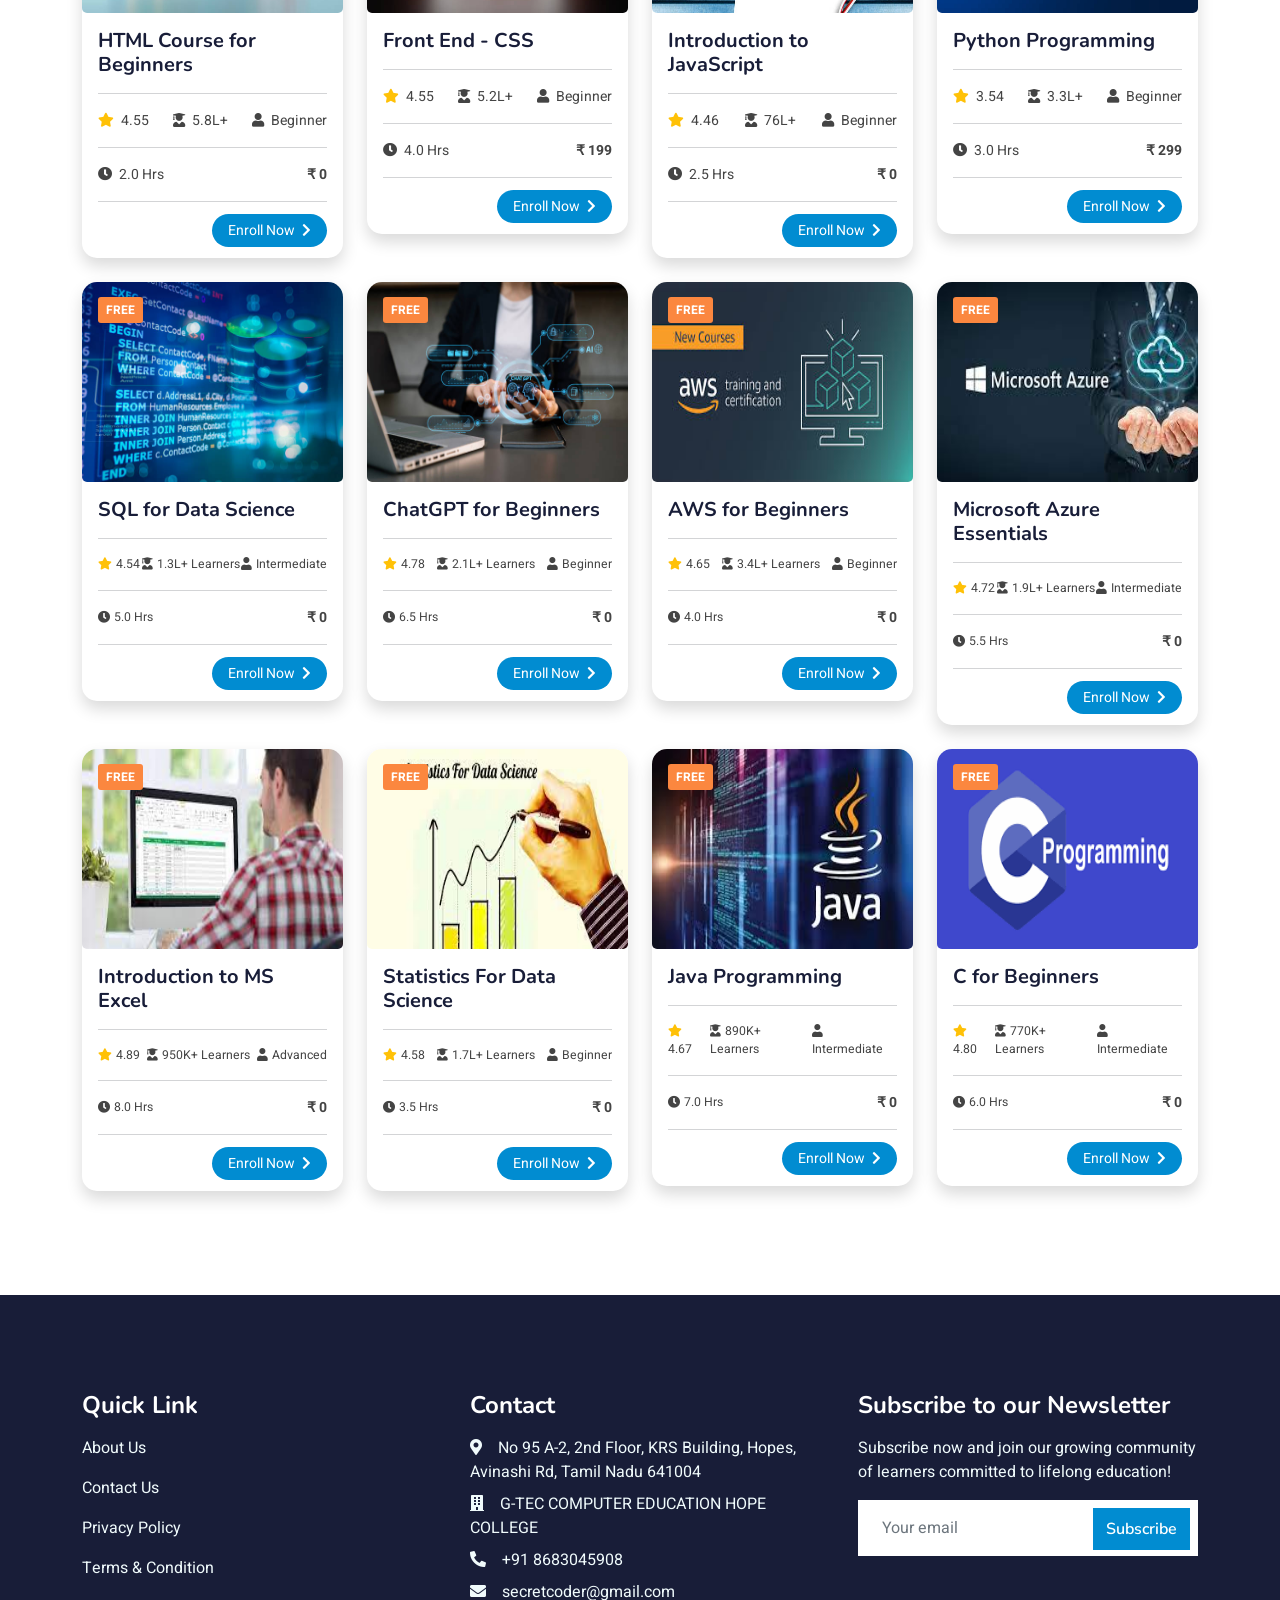
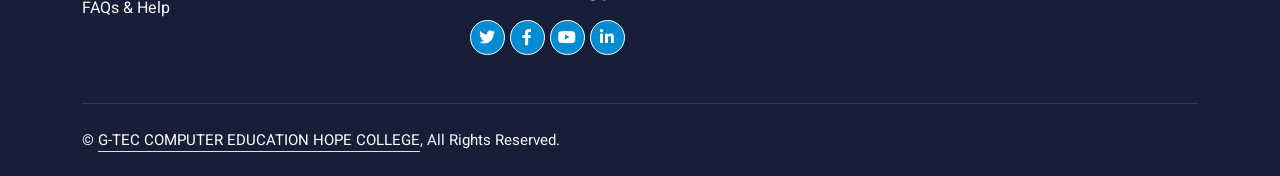
<file: courses.html>
<!DOCTYPE html>
<html lang="en">

<head>
    <meta charset="utf-8">
    <title>G-TEC EDUCATION : Courses</title>
    <meta content="width=device-width, initial-scale=1.0" name="viewport">
    <meta content="" name="keywords">
    <meta content="" name="description">

     

    <!-- Google Web Fonts -->
    <link rel="preconnect" href="https://fonts.googleapis.com">
    <link rel="preconnect" href="https://fonts.gstatic.com" crossorigin>
    <link
        href="https://fonts.googleapis.com/css2?family=Heebo:wght@400;500;600&family=Nunito:wght@600;700;800&display=swap"
        rel="stylesheet">

    <!-- Icon Font Stylesheet -->
    <link href="https://cdnjs.cloudflare.com/ajax/libs/font-awesome/5.10.0/css/all.min.css" rel="stylesheet">
    <link href="https://cdn.jsdelivr.net/npm/bootstrap-icons@1.4.1/font/bootstrap-icons.css" rel="stylesheet">

    <!-- Libraries Stylesheet -->
    <link href="animate.min.css" rel="stylesheet">
    <link href="owl.carousel.min.css" rel="stylesheet">

    <!-- Customized Bootstrap Stylesheet -->
    <link href="bootstrap.min.css" rel="stylesheet">

    <!-- Template Stylesheet -->
    <link href="style.css" rel="stylesheet">

</head>

<body>
    <!-- Spinner Start -->
<div id="spinner"
class="show bg-white position-fixed translate-middle w-100 vh-100 top-50 start-50 d-flex flex-column align-items-center justify-content-center text-center">
<div class="spinner-border text-primary mb-3" style="width: 3rem; height: 3rem;" role="status">
    <span class="visually-hidden">Loading...</span>
</div>
<h5 class="fw-bold text-primary m-0">G-TEC <span style="color: #db241e;">EDUCATION</span></h5>
</div>
    <!-- Spinner End -->


    <!-- Navbar Start -->
    <nav class="navbar navbar-expand-lg navbar-light bg-white shadow sticky-top p-0">
        <div class="container-fluid px-4">
            <!-- Logo and Brand -->
            <a href="index.html" class="navbar-brand d-flex align-items-center">
                <!-- <img src="img/icon.png" alt="G-TEC Logo" height="50" class="me-2"> -->
                <h1 class="m-0 fw-bold" style="font-size: 24px; color: #018cd1;">
                    G-TEC <span style="color: #db241e;">EDUCATION</span>
                </h1>
            </a>
    
            <!-- Mobile Toggler -->
            <button class="navbar-toggler" type="button" data-bs-toggle="collapse" data-bs-target="#navbarCollapse">
                <span class="navbar-toggler-icon"></span>
            </button>
    
            <!-- Navbar Menu -->
            <div class="collapse navbar-collapse" id="navbarCollapse">
                <!-- Left Menu Items -->
                <ul class="navbar-nav ms-auto mb-2 mb-lg-0">
                    <li class="nav-item">
                        <a class="nav-link active" href="index.html">Home</a>
                    </li>
                    <li class="nav-item">
                        <a class="nav-link" href="about.html">About</a>
                    </li>
                     
                    <li class="nav-item">
                        <a class="nav-link" href="courses.html">Courses</a>
                    </li>
                    <li class="nav-item dropdown">
                        <a class="nav-link dropdown-toggle" href="#" id="pagesDropdown" role="button" data-bs-toggle="dropdown" aria-expanded="false">
                            Pages
                        </a>
                        <ul class="dropdown-menu" aria-labelledby="pagesDropdown">
                            <li><a class="dropdown-item" href="team.html">Our Team</a></li>
                            <li><a class="dropdown-item" href="testimonial.html">Testimonial</a></li>
                            <li><a class="dropdown-item" href="instructor.html">Apply for Instructor</a></li>
                        </ul>
                    </li>
                    <li class="nav-item">
                        <a class="nav-link" href="contact.html">Contact</a>
                    </li>
                </ul>
    
                <!-- Search Bar -->
                <form class="d-flex mx-lg-3 my-2 my-lg-0" role="search">
                    <input class="form-control me-2" type="search" placeholder="Search courses..." aria-label="Search">
                   <button class="btn btn-primary" type="submit"><i class="fa fa-search"></i></button>
                </form>
    
                <!-- Right Icons -->
                <ul class="navbar-nav mb-2 mb-lg-0 d-flex align-items-center">
                    <li class="nav-item me-2">
                        <a class="nav-link" href="login.html" title="Login">
                            <i class="fa fa-user fa-lg"></i>
                        </a>
                    </li>
                    <li class="nav-item me-3">
                        <a class="nav-link" href="#" title="Cart">
                            <i class="fa fa-shopping-cart fa-lg"></i>
                        </a>
                    </li>
                    <li class="nav-item">
                        <div id="google_translate_element"></div>
                    </li>
                </ul>
            </div>
        </div>
    </nav>
    <!-- Navbar End -->

    <!-- Header Start -->
    <div class="container-fluid bg-primary page-header d-flex align-items-center" style="min-height: 650px;">
        <div class="container py-5">
            <div class="row justify-content-center">
                <div class="col-lg-10 text-center">
                    <h1 class="display-3 text-white animated slideInDown">Courses</h1>
                    <nav aria-label="breadcrumb">
                        <ol class="breadcrumb justify-content-center">
                            <li class="breadcrumb-item"><a class="text-white" href="index.html">Home</a></li>
                            <li class="breadcrumb-item text-white active" aria-current="page">Courses</li>
                        </ol>
                    </nav>
                </div>
            </div>
        </div>
    </div>
    <!-- Header End -->


    <!-- Categories Start -->
    <div class="container-xxl py-5 category">
        <div class="container">
            <div class="text-center wow fadeInUp" data-wow-delay="0.1s">
                <h6 class="section-title bg-white text-center px-3">Categories</h6>
                <h1 class="mb-5" style="color: #db241e;">Popular Topics to Explore</h1>
            </div>
            <div class="row g-2 m-2">
                <div class="col-lg-3 col-md-6  text-center">
                    <div class="content shadow p-3 mb-2 wow fadeInUp" data-wow-delay="0.3s">

                        <img src="cat1.png" class="img-fluid" alt="categories"></i>

                        <h5 class="my-2">
                            <a href="#" class="text-center">Microsoft Excel</a>
                        </h5>
                    </div>
                </div>
                <div class="col-lg-3 col-md-6  text-center">
                    <div class="content shadow p-3 mb-2 wow fadeInUp" data-wow-delay="0.3s">

                        <img src="cat2.png" class="img-fluid" alt="categories"></i>

                        <h5 class="my-2">
                            <a href="#" class="text-center"> AWS</a>
                        </h5>
                    </div>
                </div>
                <div class="col-lg-3 col-md-6  text-center">
                    <div class="content shadow p-3 mb-2 wow fadeInUp" data-wow-delay="0.3s">

                        <img src="cat3.png" class="img-fluid" alt="categories"></i>

                        <h5 class="my-2">
                            <a href="#" class="text-center">Python</a>
                        </h5>
                    </div>
                </div>
                <div class="col-lg-3 col-md-6  text-center">
                    <div class="content shadow p-3 mb-2 wow fadeInUp" data-wow-delay="0.3s">

                        <img src="cat4.png" class="img-fluid" alt="categories"></i>

                        <h5 class="my-2">
                            <a href="#" class="text-center">Java</a>
                        </h5>
                    </div>
                </div>
                <div class="col-lg-3 col-md-6  text-center">
                    <div class="content shadow p-3 mb-2 wow fadeInUp" data-wow-delay="0.3s">

                        <img src="cat5.png" class="img-fluid" alt="categories"></i>

                        <h5 class="my-2">
                            <a href="#" class="text-center">Web Design</a>
                        </h5>
                    </div>
                </div>
                <div class="col-lg-3 col-md-6  text-center">
                    <div class="content shadow p-3 mb-2 wow fadeInUp" data-wow-delay="0.3s">

                        <img src="cat6.png" class="img-fluid" alt="categories"></i>

                        <h5 class="my-2">
                            <a href="#" class="text-center">Web Development</a>
                        </h5>
                    </div>
                </div>
                <div class="col-lg-3 col-md-6  text-center">
                    <div class="content shadow p-3 mb-2 wow fadeInUp" data-wow-delay="0.3s">

                        <img src="cat7.png" class="img-fluid" alt="categories"></i>

                        <h5 class="my-2">
                            <a href="#" class="text-center">MySQL</a>
                        </h5>
                    </div>
                </div>
                <div class="col-lg-3 col-md-6  text-center">
                    <div class="content shadow p-3 mb-2 wow fadeInUp" data-wow-delay="0.3s">

                        <img src="cat8.png" class="img-fluid" alt="categories"></i>

                        <h5 class="my-2">
                            <a href="#" class="text-center">UI/UX Design</a>
                        </h5>
                    </div>
                </div>
            </div>
        </div>
    </div>
    <!-- Categories End -->



    <!-- Courses Start -->
    <div class="container-xxl py-5">
        <div class="container">
            <div class="text-center wow fadeInUp" data-wow-delay="0.1s">
                <h6 class="section-title bg-white text-center px-3">Popular Courses</h6>
                <h1 class="mb-5" style="color: #db241e;">Explore new and trending free online courses</h1>
            </div>
            <div class="row g-4 py-2">
                <div class="col-lg-3 col-md-6 wow fadeInUp" data-wow-delay="0.1s">
                    <div class="course-item shadow">
                        <div class="position-relative">
                            <img class="img-fluid w-100" src="GTEC-COURSE-1.jpg" alt="HTML Course">
                            <div class="course-badge px-2 py-1 fw-bold text-uppercase" style="background-color:#fb873f;">FREE</div>
                        </div>
                        <div class="p-3">
                            <h5 class="mb-2"><a href="single.html" class="text-dark text-decoration-none">HTML Course for Beginners</a></h5><hr>
                            <div class="d-flex justify-content-between course-info mb-2">
                                <span><i class="fa fa-star text-warning me-1"></i> 4.55</span>
                                <span><i class="fa fa-user-graduate me-1"></i> 5.8L+</span>
                                <span><i class="fa fa-user me-1"></i> Beginner</span>
                            </div><hr>
                            <div class="d-flex justify-content-between align-items-center course-info">
                                <span><i class="fa fa-clock me-1"></i> 2.0 Hrs</span>
                                <span class="fw-bold">₹ 0</span>
                            </div><hr>
                            <div class="text-end mt-3">
                                <a href="single.html" class="course-btn">Enroll Now <i class="fa fa-chevron-right ms-1"></i></a>
                            </div>
                        </div>
                    </div>
                </div>
    
    
    
                <div class="col-lg-3 col-md-6 wow fadeInUp" data-wow-delay="0.1s">
                    <div class="course-item shadow">
                        <div class="position-relative">
                            <img class="img-fluid w-100" src="GTEC-COURSE-2.jpg" alt="CSS Course">
                            <div class="course-badge px-2 py-1 fw-bold text-uppercase" style="background-color:#0ed44c;">PAID</div>
                        </div>
                        <div class="p-3">
                            <h5 class="mb-2">Front End - CSS</h5><hr>
                            <div class="d-flex justify-content-between course-info mb-2">
                                <span><i class="fa fa-star text-warning me-1"></i> 4.55</span>
                                <span><i class="fa fa-user-graduate me-1"></i> 5.2L+</span>
                                <span><i class="fa fa-user me-1"></i> Beginner</span>
                            </div><hr>
                            <div class="d-flex justify-content-between align-items-center course-info">
                                <span><i class="fa fa-clock me-1"></i> 4.0 Hrs</span>
                                <span class="fw-bold">₹ 199</span>
                            </div><hr>
                            <div class="text-end mt-3">
                                <a href="#" class="course-btn">Enroll Now <i class="fa fa-chevron-right ms-1"></i></a>
                            </div>
                        </div>
                    </div>
                </div>
    
    
    
                <div class="col-lg-3 col-md-6 wow fadeInUp" data-wow-delay="0.1s">
                    <div class="course-item shadow">
                        <div class="position-relative">
                            <img class="img-fluid w-100" src="GTEC-COURSE-3.jpg" alt="JavaScript">
                            <div class="course-badge px-2 py-1 fw-bold text-uppercase" style="background-color:#fb873f;">FREE</div>
                        </div>
                        <div class="p-3">
                            <h5 class="mb-2">Introduction to JavaScript</h5><hr>
                            <div class="d-flex justify-content-between course-info mb-2">
                                <span><i class="fa fa-star text-warning me-1"></i> 4.46</span>
                                <span><i class="fa fa-user-graduate me-1"></i> 76L+</span>
                                <span><i class="fa fa-user me-1"></i> Beginner</span>
                            </div><hr>
                            <div class="d-flex justify-content-between align-items-center course-info">
                                <span><i class="fa fa-clock me-1"></i> 2.5 Hrs</span>
                                <span class="fw-bold">₹ 0</span>
                            </div><hr>
                            <div class="text-end mt-3">
                                <a href="#" class="course-btn">Enroll Now <i class="fa fa-chevron-right ms-1"></i></a>
                            </div>
                        </div>
                    </div>
                </div>
    
    
    
                <div class="col-lg-3 col-md-6 wow fadeInUp" data-wow-delay="0.1s">
                    <div class="course-item shadow">
                        <div class="position-relative">
                            <img class="img-fluid w-100" src="GTEC-COURSE-4.jpg" alt="Python">
                            <div class="course-badge px-2 py-1 fw-bold text-uppercase" style="background-color:#0ed44c;">PAID</div>
                        </div>
                        <div class="p-3">
                            <h5 class="mb-2">Python Programming</h5><hr>
                            <div class="d-flex justify-content-between course-info mb-2">
                                <span><i class="fa fa-star text-warning me-1"></i> 3.54</span>
                                <span><i class="fa fa-user-graduate me-1"></i> 3.3L+</span>
                                <span><i class="fa fa-user me-1"></i> Beginner</span>
                            </div><hr>
                            <div class="d-flex justify-content-between align-items-center course-info">
                                <span><i class="fa fa-clock me-1"></i> 3.0 Hrs</span>
                                <span class="fw-bold">₹ 299</span>
                            </div><hr>
                            <div class="text-end mt-3">
                                <a href="#" class="course-btn">Enroll Now <i class="fa fa-chevron-right ms-1"></i></a>
                            </div>
                        </div>
                    </div>
                </div>
    
    
    
                <div class="col-lg-3 col-md-6 wow fadeInUp" data-wow-delay="0.1s">
                    <div class="course-item shadow">
            <div class="position-relative">
                <img class="img-fluid w-100" src="GTEC-COURSE-5.jpg" alt="SQL for Data Science">
                 <div class="course-badge px-2 py-1 fw-bold text-uppercase" style="background-color:#fb873f;">FREE</div>
            </div>
            <div class="p-3">
                <h5 class="mb-2">SQL for Data Science</h5><hr>
                <div class="d-flex justify-content-between course-info mb-2">
                    <small><i class="fa fa-star text-warning me-1"></i>4.54</small>
                    <small><i class="fa fa-user-graduate me-1"></i>1.3L+ Learners</small>
                    <small><i class="fa fa-user me-1"></i>Intermediate</small>
                </div><hr>
                <div class="d-flex justify-content-between align-items-center course-info">
                    <small><i class="fa fa-clock me-1"></i>5.0 Hrs</small>
                    <span class="fw-bold">₹ 0</span>
                </div><hr>
                    <div class="text-end mt-3">
                        <a href="#" class="course-btn">Enroll Now <i class="fa fa-chevron-right ms-1"></i></a>
                    </div>
                
            </div>
        </div>
                </div>
    
    
    
                <div class="col-lg-3 col-md-6 wow fadeInUp" data-wow-delay="0.1s">
                    <div class="course-item shadow">
                        <div class="position-relative">
                            <img class="img-fluid w-100" src="GTEC-COURSE-6.jpg" alt="Python Basics">
                             <div class="course-badge px-2 py-1 fw-bold text-uppercase" style="background-color:#fb873f;">FREE</div>
                        </div>
                        <div class="p-3">
                            <h5 class="mb-2">ChatGPT for Beginners</h5><hr>
                            <div class="d-flex justify-content-between course-info mb-2">
                                <small><i class="fa fa-star text-warning me-1"></i>4.78</small>
                                <small><i class="fa fa-user-graduate me-1"></i>2.1L+ Learners</small>
                                <small><i class="fa fa-user me-1"></i>Beginner</small>
                            </div><hr>
                            <div class="d-flex justify-content-between align-items-center course-info">
                                <small><i class="fa fa-clock me-1"></i>6.5 Hrs</small>
                                <span class="fw-bold">₹ 0</span>
                            </div><hr>
                            <div class="text-end mt-3">
                                <a href="#" class="course-btn">Enroll Now <i class="fa fa-chevron-right ms-1"></i></a>
                            </div>
                        </div>
                    </div>
                </div>
                
                <div class="col-lg-3 col-md-6 wow fadeInUp" data-wow-delay="0.1s">
                    <div class="course-item shadow">
                        <div class="position-relative">
                            <img class="img-fluid w-100" src="GTEC-COURSE-7.jpg" alt="HTML & CSS Crash Course">
                             <div class="course-badge px-2 py-1 fw-bold text-uppercase" style="background-color:#fb873f;">FREE</div>
                        </div>
                        <div class="p-3">
                            <h5 class="mb-2">AWS for Beginners</h5><hr>
                            <div class="d-flex justify-content-between course-info mb-2">
                                <small><i class="fa fa-star text-warning me-1"></i>4.65</small>
                                <small><i class="fa fa-user-graduate me-1"></i>3.4L+ Learners</small>
                                <small><i class="fa fa-user me-1"></i>Beginner</small>
                            </div><hr>
                            <div class="d-flex justify-content-between align-items-center course-info">
                                <small><i class="fa fa-clock me-1"></i>4.0 Hrs</small>
                                <span class="fw-bold">₹ 0</span>
                            </div><hr>
                            <div class="text-end mt-3">
                                <a href="#" class="course-btn">Enroll Now <i class="fa fa-chevron-right ms-1"></i></a>
                            </div>
                        </div>
                    </div>
                </div>
                
                <div class="col-lg-3 col-md-6 wow fadeInUp" data-wow-delay="0.1s">
                    <div class="course-item shadow">
                        <div class="position-relative">
                            <img class="img-fluid w-100" src="GTEC-COURSE-8.jpg" alt="JavaScript Essentials">
                             <div class="course-badge px-2 py-1 fw-bold text-uppercase" style="background-color:#fb873f;">FREE</div>
                        </div>
                        <div class="p-3">
                            <h5 class="mb-2">Microsoft Azure Essentials</h5><hr>
                            <div class="d-flex justify-content-between course-info mb-2">
                                <small><i class="fa fa-star text-warning me-1"></i>4.72</small>
                                <small><i class="fa fa-user-graduate me-1"></i>1.9L+ Learners</small>
                                <small><i class="fa fa-user me-1"></i>Intermediate</small>
                            </div><hr>
                            <div class="d-flex justify-content-between align-items-center course-info">
                                <small><i class="fa fa-clock me-1"></i>5.5 Hrs</small>
                                <span class="fw-bold">₹ 0</span>
                            </div><hr>
                            <div class="text-end mt-3">
                                <a href="#" class="course-btn">Enroll Now <i class="fa fa-chevron-right ms-1"></i></a>
                            </div>
                        </div>
                    </div>
                </div>
                
                <div class="col-lg-3 col-md-6 wow fadeInUp" data-wow-delay="0.1s">
                    <div class="course-item shadow">
                        <div class="position-relative">
                            <img class="img-fluid w-100" src="GTEC-COURSE-9.jpg" alt="Machine Learning Intro">
                             <div class="course-badge px-2 py-1 fw-bold text-uppercase" style="background-color:#fb873f;">FREE</div>
                        </div>
                        <div class="p-3">
                            <h5 class="mb-2">Introduction to MS Excel</h5><hr>
                            <div class="d-flex justify-content-between course-info mb-2">
                                <small><i class="fa fa-star text-warning me-1"></i>4.89</small>
                                <small><i class="fa fa-user-graduate me-1"></i>950K+ Learners</small>
                                <small><i class="fa fa-user me-1"></i>Advanced</small>
                            </div><hr>
                            <div class="d-flex justify-content-between align-items-center course-info">
                                <small><i class="fa fa-clock me-1"></i>8.0 Hrs</small>
                                <span class="fw-bold">₹ 0</span>
                            </div><hr>
                            <div class="text-end mt-3">
                                <a href="#" class="course-btn">Enroll Now <i class="fa fa-chevron-right ms-1"></i></a>
                            </div>
                        </div>
                    </div>
                </div>
                
                <div class="col-lg-3 col-md-6 wow fadeInUp" data-wow-delay="0.1s">
                    <div class="course-item shadow">
                        <div class="position-relative">
                            <img class="img-fluid w-100" src="GTEC-COURSE-10.jpg" alt="Excel for Beginners">
                             <div class="course-badge px-2 py-1 fw-bold text-uppercase" style="background-color:#fb873f;">FREE</div>
                        </div>
                        <div class="p-3">
                            <h5 class="mb-2">Statistics For Data Science</h5><hr>
                            <div class="d-flex justify-content-between course-info mb-2">
                                <small><i class="fa fa-star text-warning me-1"></i>4.58</small>
                                <small><i class="fa fa-user-graduate me-1"></i>1.7L+ Learners</small>
                                <small><i class="fa fa-user me-1"></i>Beginner</small>
                            </div><hr>
                            <div class="d-flex justify-content-between align-items-center course-info">
                                <small><i class="fa fa-clock me-1"></i>3.5 Hrs</small>
                                <span class="fw-bold">₹ 0</span>
                            </div><hr>
                            <div class="text-end mt-3">
                                <a href="#" class="course-btn">Enroll Now <i class="fa fa-chevron-right ms-1"></i></a>
                            </div>
                        </div>
                    </div>
                </div>
                
                <div class="col-lg-3 col-md-6 wow fadeInUp" data-wow-delay="0.1s">
                    <div class="course-item shadow">
                        <div class="position-relative">
                            <img class="img-fluid w-100" src="GTEC-COURSE-11.jpg" alt="Data Analytics with Power BI">
                             <div class="course-badge px-2 py-1 fw-bold text-uppercase" style="background-color:#fb873f;">FREE</div>
                        </div>
                        <div class="p-3">
                            <h5 class="mb-2">Java Programming</h5><hr>
                            <div class="d-flex justify-content-between course-info mb-2">
                                <small><i class="fa fa-star text-warning me-1"></i>4.67</small>
                                <small><i class="fa fa-user-graduate me-1"></i>890K+ Learners</small>
                                <small><i class="fa fa-user me-1"></i>Intermediate</small>
                            </div><hr>
                            <div class="d-flex justify-content-between align-items-center course-info">
                                <small><i class="fa fa-clock me-1"></i>7.0 Hrs</small>
                                <span class="fw-bold">₹ 0</span>
                            </div><hr>
                            <div class="text-end mt-3">
                                <a href="#" class="course-btn">Enroll Now <i class="fa fa-chevron-right ms-1"></i></a>
                            </div>
                        </div>
                    </div>
                </div>
                
                <div class="col-lg-3 col-md-6 wow fadeInUp" data-wow-delay="0.1s">
                    <div class="course-item shadow">
                        <div class="position-relative">
                            <img class="img-fluid w-100" src="GTEC-COURSE-12.png" alt="Cybersecurity Essentials">
                             <div class="course-badge px-2 py-1 fw-bold text-uppercase" style="background-color:#fb873f;">FREE</div>
                        </div>
                        <div class="p-3">
                            <h5 class="mb-2">C for Beginners</h5><hr>
                            <div class="d-flex justify-content-between course-info mb-2">
                                <small><i class="fa fa-star text-warning me-1"></i>4.80</small>
                                <small><i class="fa fa-user-graduate me-1"></i>770K+ Learners</small>
                                <small><i class="fa fa-user me-1"></i>Intermediate</small>
                            </div><hr>
                            <div class="d-flex justify-content-between align-items-center course-info">
                                <small><i class="fa fa-clock me-1"></i>6.0 Hrs</small>
                                <span class="fw-bold">₹ 0</span>
                            </div><hr>
                            <div class="text-end mt-3">
                                <a href="#" class="course-btn">Enroll Now <i class="fa fa-chevron-right ms-1"></i></a>
                            </div>
                        </div>
                    </div>
                </div>
                
            </div>
    
        </div>
    </div>
    <!-- Courses End -->


    <!-- Footer Start -->
    <div class="container-fluid bg-dark text-light footer pt-5 mt-5 wow fadeIn" data-wow-delay="0.1s">
        <div class="container py-5">
            <div class="row g-5">
                <!-- Quick Links -->
                <div class="col-lg-4 col-md-6">
                    <h4 class="text-white mb-3">Quick Link</h4>
                    <p><a class="text-light" href="about.html">About Us</a></p>
                    <p><a class="text-light" href="contact.html">Contact Us</a></p>
                    <p><a class="text-light" href="#">Privacy Policy</a></p>
                    <p><a class="text-light" href="#">Terms & Condition</a></p>
                    <p><a class="text-light" href="#">FAQs & Help</a></p>
                </div>
    
                <!-- Contact Info -->
                <div class="col-lg-4 col-md-6">
                    <h4 class="text-white mb-3">Contact</h4>
                    <p class="mb-2"><i class="fa fa-map-marker-alt me-3"></i>No 95 A-2, 2nd Floor, KRS Building, Hopes, Avinashi Rd, Tamil Nadu 641004</p>
                    <p class="mb-2"><i class="fa fa-building me-3"></i>G-TEC COMPUTER EDUCATION HOPE COLLEGE</p>
                    <p class="mb-2"><i class="fa fa-phone-alt me-3"></i>+91 8683045908</p>
                    <p class="mb-2"><i class="fa fa-envelope me-3"></i>secretcoder@gmail.com</p>
                    <div class="d-flex pt-2">
                        <a class="btn btn-outline-light btn-social" href="#"><i class="fab fa-twitter"></i></a>
                        <a class="btn btn-outline-light btn-social" href="#"><i class="fab fa-facebook-f"></i></a>
                        <a class="btn btn-outline-light btn-social" href="#"><i class="fab fa-youtube"></i></a>
                        <a class="btn btn-outline-light btn-social" href="#"><i class="fab fa-linkedin-in"></i></a>
                    </div>
                </div>
    
                <!-- Newsletter -->
                <div class="col-lg-4 col-md-6">
                    <h4 class="text-white mb-3">Subscribe to our Newsletter</h4>
                    <p>Subscribe now and join our growing community of learners committed to lifelong education!</p>
                    <div class="position-relative mx-auto" style="max-width: 400px;">
                        <form action="#">
                            <input class="form-control border-0 w-100 py-3 ps-4 pe-5" type="email" placeholder="Your email" required>
                            <button type="submit" class="btn btn-primary py-2 position-absolute top-0 end-0 mt-2 me-2">
                                <a href="mailto:keertidvcorai@gmail.com" class="text-white text-decoration-none">Subscribe</a>
                            </button>
                        </form>
                    </div>
                </div>
            </div>
        </div>
    
        <!-- Footer Bottom -->
        <div class="container">
            <div class="copyright">
                <div class="row">
                    <div class="col-md-6 text-center text-md-start mb-3 mb-md-0">
                        &copy; <a class="border-bottom text-white" href="index.html">G-TEC COMPUTER EDUCATION HOPE COLLEGE</a>, All Rights Reserved.
                    </div>
                </div>
            </div>
        </div>
    </div>
    <!-- Footer End -->


    <!-- Back to Top -->
    <a href="#" class="btn btn-lg btn-primary btn-lg-square back-to-top"><i class="bi bi-arrow-up"></i></a>


    <!-- JavaScript Libraries -->
    <script src="https://code.jquery.com/jquery-3.4.1.min.js"></script>
    <script src="https://cdn.jsdelivr.net/npm/bootstrap@5.0.0/dist/js/bootstrap.bundle.min.js"></script>
    <script src="wow.min.js"></script>
    <script src="easing.min.js"></script>
    <script src="waypoints.min.js"></script>
    <script src="owl.carousel.min.js"></script>

    <!-- Template Javascript -->
    <script src="main.js"></script>
</body>

</html>
</file>
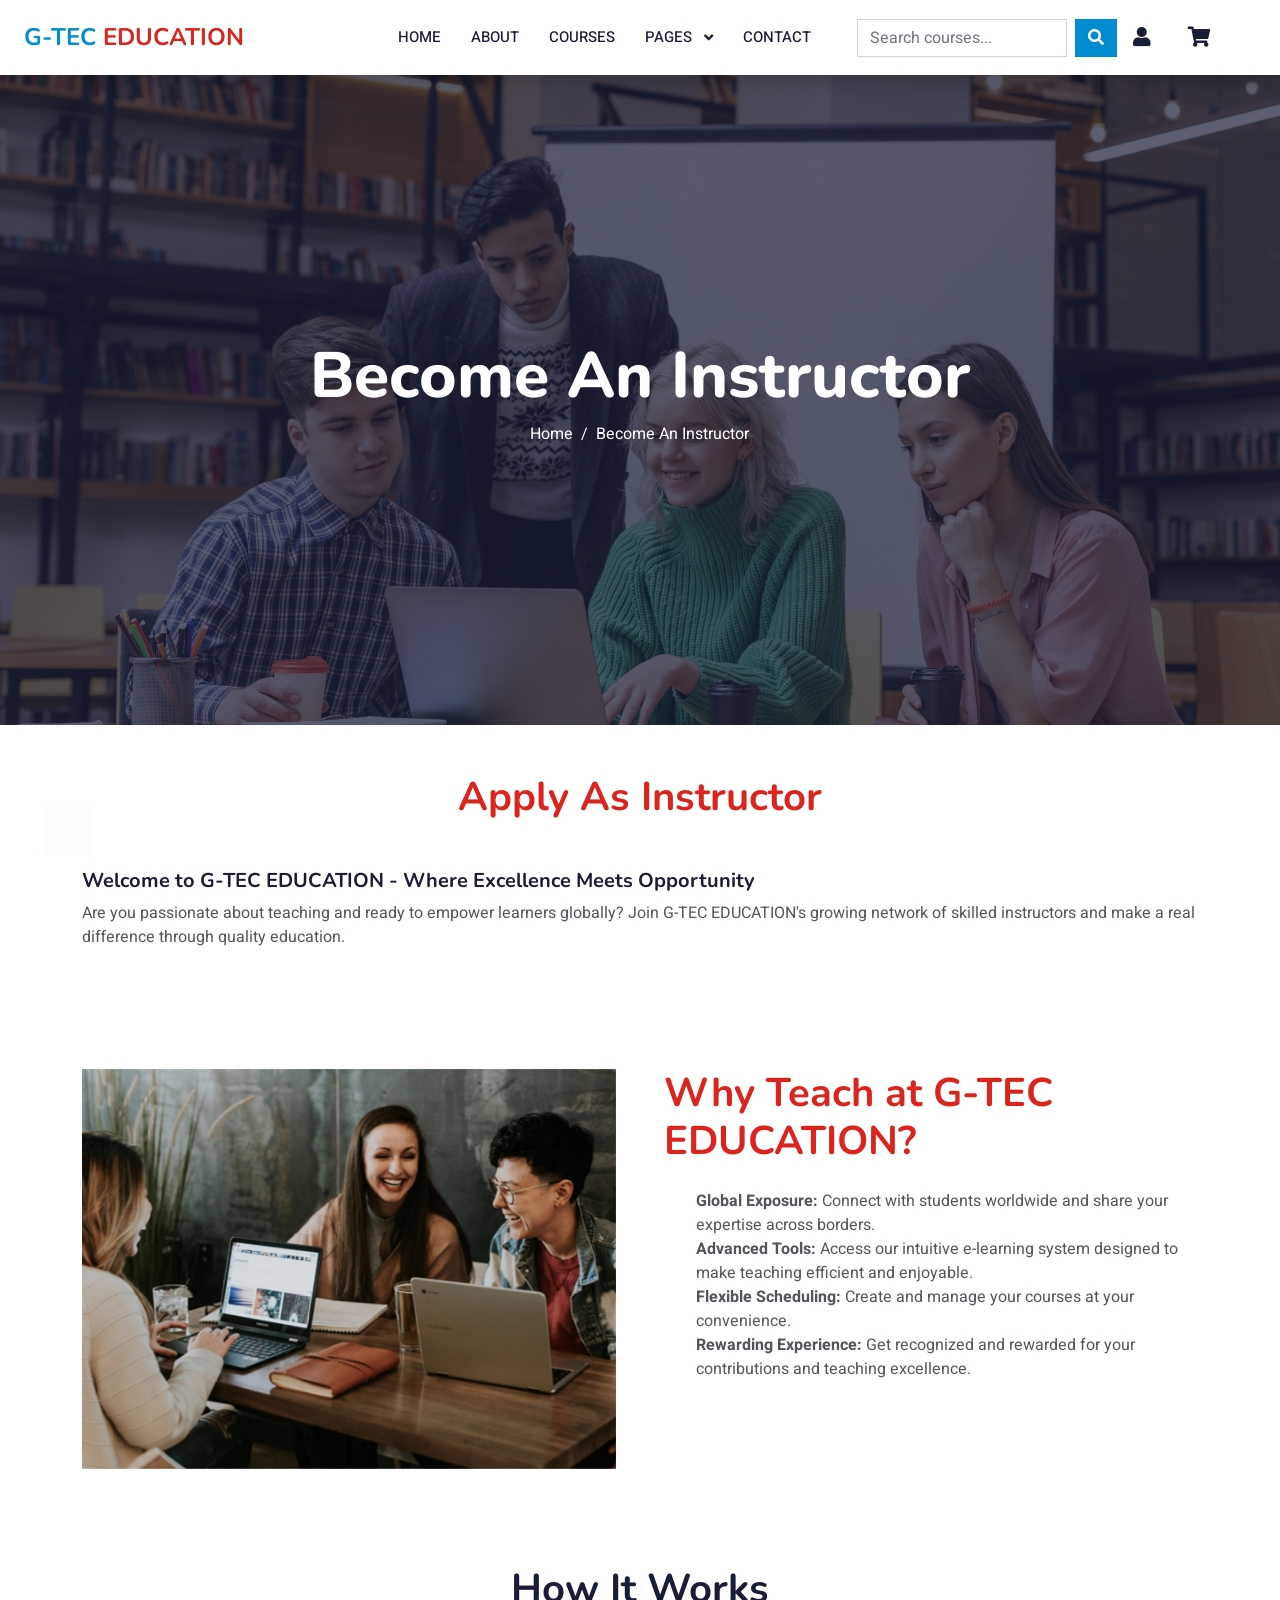
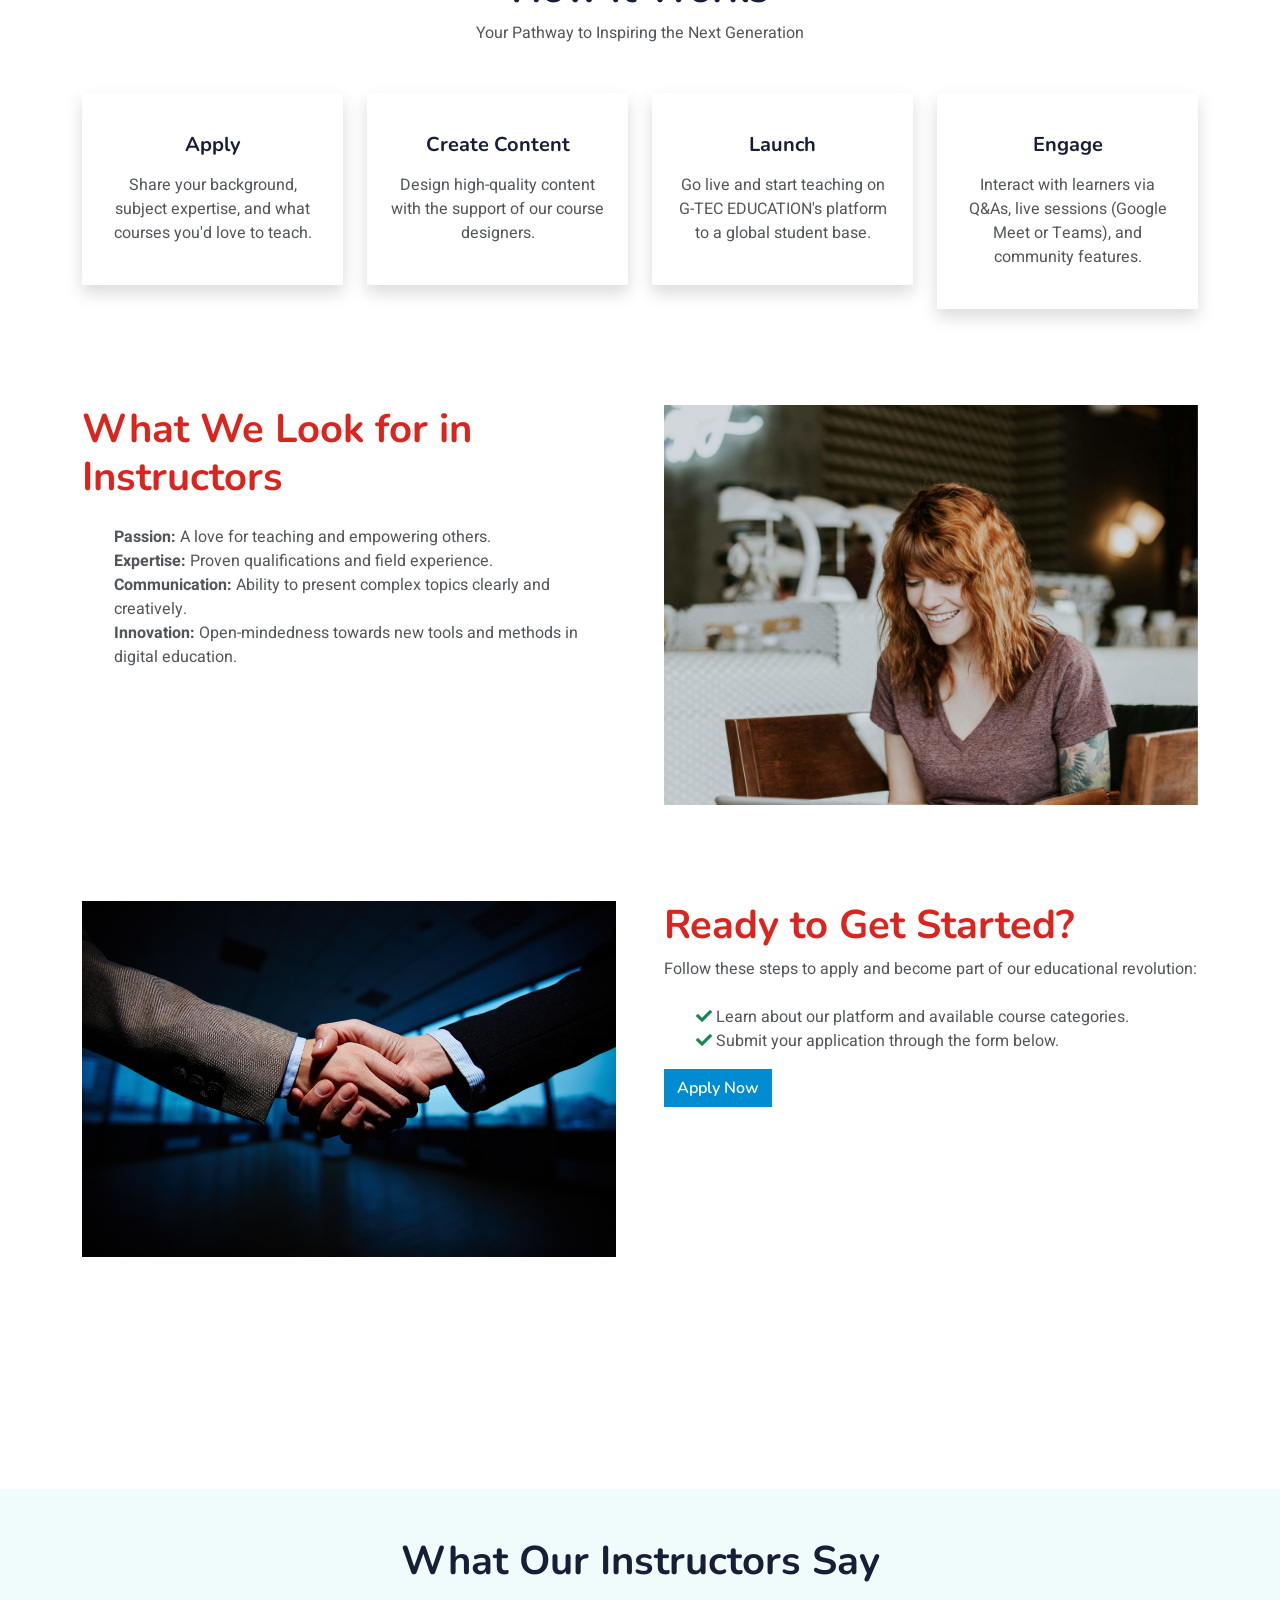
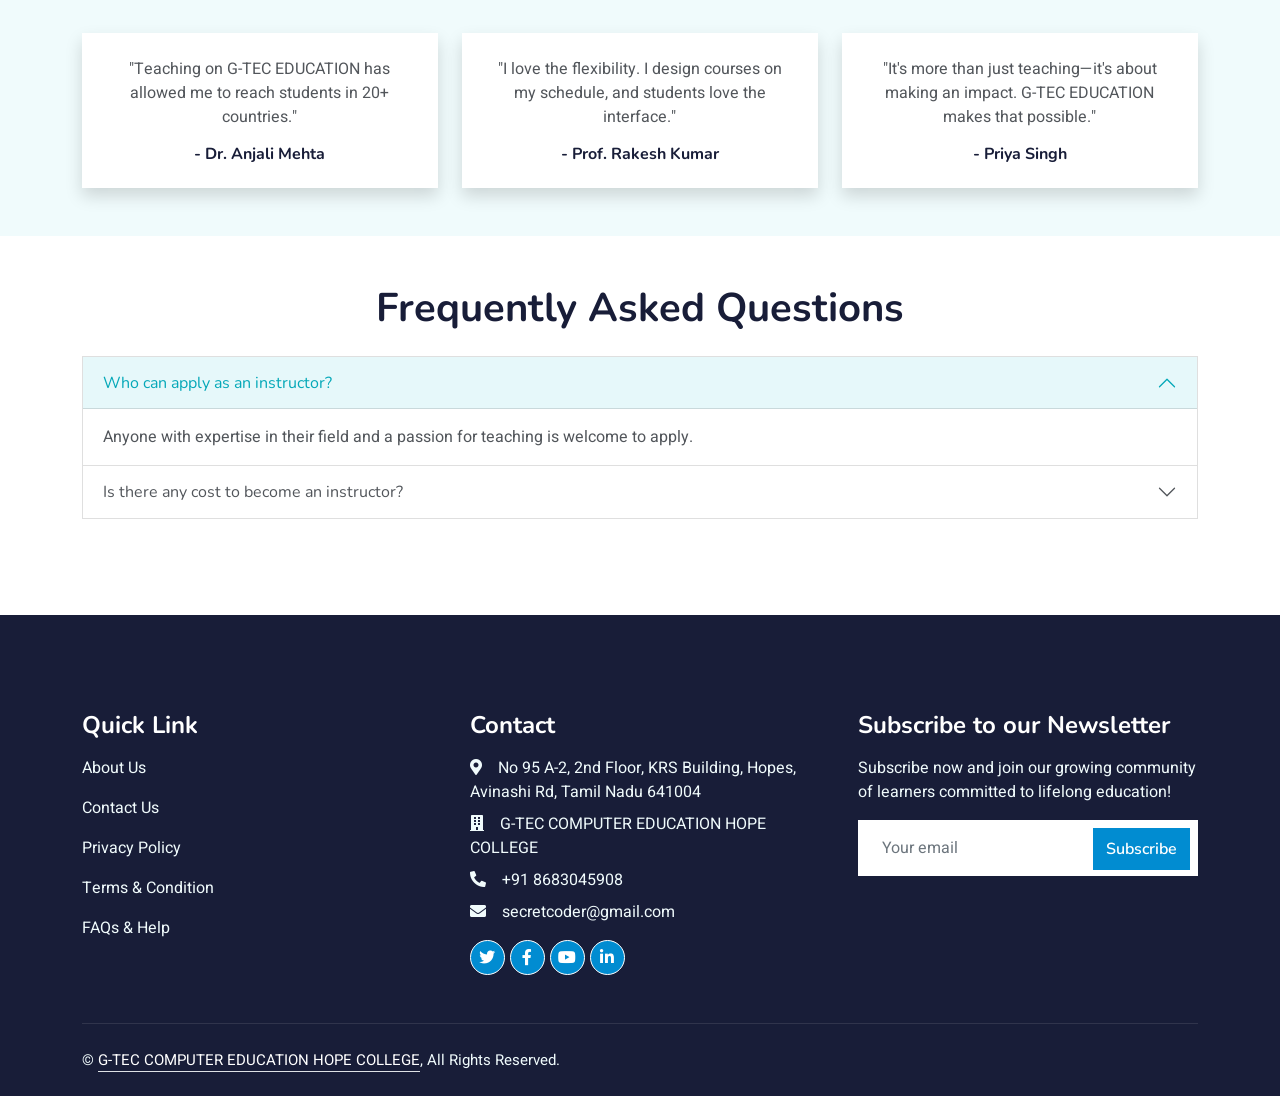
<file: instructor.html>
<!DOCTYPE html>
<html lang="en">

<head>
    <meta charset="utf-8">
    <title>G-TEC EDUCATION : Instructor</title>
    <meta content="width=device-width, initial-scale=1.0" name="viewport">
    <meta content="" name="keywords">
    <meta content="" name="description">

     

    <!-- Google Web Fonts -->
    <link rel="preconnect" href="https://fonts.googleapis.com">
    <link rel="preconnect" href="https://fonts.gstatic.com" crossorigin>
    <link
        href="https://fonts.googleapis.com/css2?family=Heebo:wght@400;500;600&family=Nunito:wght@600;700;800&display=swap"
        rel="stylesheet">

    <!-- Icon Font Stylesheet -->
    <link href="https://cdnjs.cloudflare.com/ajax/libs/font-awesome/5.10.0/css/all.min.css" rel="stylesheet">
    <link href="https://cdn.jsdelivr.net/npm/bootstrap-icons@1.4.1/font/bootstrap-icons.css" rel="stylesheet">

    <!-- Libraries Stylesheet -->
    <link href="animate.min.css" rel="stylesheet">
    <link href="owl.carousel.min.css" rel="stylesheet">

    <!-- Customized Bootstrap Stylesheet -->
    <link href="bootstrap.min.css" rel="stylesheet">

    <!-- Template Stylesheet -->
    <link href="style.css" rel="stylesheet">

</head>

<body>
    <!-- Spinner Start -->
<div id="spinner"
class="show bg-white position-fixed translate-middle w-100 vh-100 top-50 start-50 d-flex flex-column align-items-center justify-content-center text-center">
<div class="spinner-border text-primary mb-3" style="width: 3rem; height: 3rem;" role="status">
    <span class="visually-hidden">Loading...</span>
</div>
<h5 class="fw-bold text-primary m-0">G-TEC <span style="color: #db241e;">EDUCATION</span></h5>
</div>
    <!-- Spinner End -->


    <!-- Navbar Start -->
    <nav class="navbar navbar-expand-lg navbar-light bg-white shadow sticky-top p-0">
        <div class="container-fluid px-4">
            <!-- Logo and Brand -->
            <a href="index.html" class="navbar-brand d-flex align-items-center">
                <!-- <img src="img/icon.png" alt="G-TEC Logo" height="50" class="me-2"> -->
                <h1 class="m-0 fw-bold" style="font-size: 24px; color: #018cd1;">
                    G-TEC <span style="color: #db241e;">EDUCATION</span>
                </h1>
            </a>
    
            <!-- Mobile Toggler -->
            <button class="navbar-toggler" type="button" data-bs-toggle="collapse" data-bs-target="#navbarCollapse">
                <span class="navbar-toggler-icon"></span>
            </button>
    
            <!-- Navbar Menu -->
            <div class="collapse navbar-collapse" id="navbarCollapse">
                <!-- Left Menu Items -->
                <ul class="navbar-nav ms-auto mb-2 mb-lg-0">
                    <li class="nav-item">
                        <a class="nav-link active" href="index.html">Home</a>
                    </li>
                    <li class="nav-item">
                        <a class="nav-link" href="about.html">About</a>
                    </li>
                     
                    <li class="nav-item">
                        <a class="nav-link" href="courses.html">Courses</a>
                    </li>
                    <li class="nav-item dropdown">
                        <a class="nav-link dropdown-toggle" href="#" id="pagesDropdown" role="button" data-bs-toggle="dropdown" aria-expanded="false">
                            Pages
                        </a>
                        <ul class="dropdown-menu" aria-labelledby="pagesDropdown">
                            <li><a class="dropdown-item" href="team.html">Our Team</a></li>
                            <li><a class="dropdown-item" href="testimonial.html">Testimonial</a></li>
                            <li><a class="dropdown-item" href="instructor.html">Apply for Instructor</a></li>
                        </ul>
                    </li>
                    <li class="nav-item">
                        <a class="nav-link" href="contact.html">Contact</a>
                    </li>
                </ul>
    
                <!-- Search Bar -->
                <form class="d-flex mx-lg-3 my-2 my-lg-0" role="search">
                    <input class="form-control me-2" type="search" placeholder="Search courses..." aria-label="Search">
                   <button class="btn btn-primary" type="submit"><i class="fa fa-search"></i></button>
                </form>
    
                <!-- Right Icons -->
                <ul class="navbar-nav mb-2 mb-lg-0 d-flex align-items-center">
                    <li class="nav-item me-2">
                        <a class="nav-link" href="login.html" title="Login">
                            <i class="fa fa-user fa-lg"></i>
                        </a>
                    </li>
                    <li class="nav-item me-3">
                        <a class="nav-link" href="#" title="Cart">
                            <i class="fa fa-shopping-cart fa-lg"></i>
                        </a>
                    </li>
                    <li class="nav-item">
                        <div id="google_translate_element"></div>
                    </li>
                </ul>
            </div>
        </div>
    </nav>
    <!-- Navbar End -->


    <!-- Header Start -->
    <div class="container-fluid bg-primary page-header d-flex align-items-center" style="min-height: 650px;">
        <div class="container py-5">
            <div class="row justify-content-center">
                <div class="col-lg-10 text-center">
                    <h1 class="display-3 text-white animated slideInDown">Become An Instructor</h1>
                    <nav aria-label="breadcrumb">
                        <ol class="breadcrumb justify-content-center">
                            <li class="breadcrumb-item"><a class="text-white" href="index.html">Home</a></li>
                            <li class="breadcrumb-item text-white active" aria-current="page">Become An Instructor</li>
                        </ol>
                    </nav>
                </div>
            </div>
        </div>
    </div>
    <!-- Header End -->


<!-- Apply as Instructor Start -->
<div class="container-xxl py-5">
    <div class="container">
        <div class="text-center wow fadeInUp" data-wow-delay="0.1s">
            <h1 class="mb-5 bg-white text-center px-3" style="color: #db241e;">Apply As Instructor</h1>
        </div>
        <div class="row g-4">
            <div class="col-lg-12 wow fadeInUp" data-wow-delay="0.1s">
                <h5>Welcome to G-TEC EDUCATION - Where Excellence Meets Opportunity</h5>
                <p class="mb-4">Are you passionate about teaching and ready to empower learners globally? Join G-TEC EDUCATION's growing network of skilled instructors and make a real difference through quality education.</p>
            </div>
        </div>
    </div>
</div>

<!-- Why Choose G-TEC EDUCATION -->
<div class="container-xxl py-5">
    <div class="container">
        <div class="row g-5">
            <div class="col-lg-6 wow fadeInUp" data-wow-delay="0.1s" style="min-height: 400px;">
                <div class="position-relative h-100">
                    <img class="img-fluid position-absolute w-100 h-100" src="instructor-1.jpg" alt="" style="object-fit: cover;">
                </div>
            </div>
            <div class="col-lg-6 wow fadeInUp" data-wow-delay="0.3s">
                <h1 class="mb-4" style="color: #db241e;">Why Teach at G-TEC EDUCATION?</h1>
                <ul style="list-style: none;">
                    <li><b>Global Exposure:</b> Connect with students worldwide and share your expertise across borders.</li>
                    <li><b>Advanced Tools:</b> Access our intuitive e-learning system designed to make teaching efficient and enjoyable.</li>
                    <li><b>Flexible Scheduling:</b> Create and manage your courses at your convenience.</li>
                    <li><b>Rewarding Experience:</b> Get recognized and rewarded for your contributions and teaching excellence.</li>
                </ul>
            </div>
        </div>
    </div>
</div>

<!-- How It Works -->
<div class="container-xxl py-5">
    <div class="container">
        <div class="text-center wow fadeInUp" data-wow-delay="0.3s">
            <h1>How It Works</h1>
            <p class="mb-5">Your Pathway to Inspiring the Next Generation</p>
        </div>
        <div class="row g-4">
            <!-- Each step -->
            <div class="col-lg-3 col-sm-6 wow fadeInUp" data-wow-delay="0.1s">
                <div class="service-item text-center pt-3 shadow">
                    <div class="p-4">
                        <h5 class="mb-3">Apply</h5>
                        <p>Share your background, subject expertise, and what courses you'd love to teach.</p>
                    </div>
                </div>
            </div>
            <div class="col-lg-3 col-sm-6 wow fadeInUp" data-wow-delay="0.3s">
                <div class="service-item text-center pt-3 shadow">
                    <div class="p-4">
                        <h5 class="mb-3">Create Content</h5>
                        <p>Design high-quality content with the support of our course designers.</p>
                    </div>
                </div>
            </div>
            <div class="col-lg-3 col-sm-6 wow fadeInUp" data-wow-delay="0.5s">
                <div class="service-item text-center pt-3 shadow">
                    <div class="p-4">
                        <h5 class="mb-3">Launch</h5>
                        <p>Go live and start teaching on G-TEC EDUCATION's platform to a global student base.</p>
                    </div>
                </div>
            </div>
            <div class="col-lg-3 col-sm-6 wow fadeInUp" data-wow-delay="0.7s">
                <div class="service-item text-center pt-3 shadow">
                    <div class="p-4">
                        <h5 class="mb-3">Engage</h5>
                        <p>Interact with learners via Q&As, live sessions (Google Meet or Teams), and community features.</p>
                    </div>
                </div>
            </div>
        </div>
    </div>
</div>

<!-- Instructor Qualities -->
<div class="container-xxl py-5">
    <div class="container">
        <div class="row g-5">
            <div class="col-lg-6 wow fadeInUp" data-wow-delay="0.3s">
                <h1 class="mb-4" style="color: #db241e;">What We Look for in Instructors</h1>
                <ul style="list-style: none;">
                    <li><b>Passion:</b> A love for teaching and empowering others.</li>
                    <li><b>Expertise:</b> Proven qualifications and field experience.</li>
                    <li><b>Communication:</b> Ability to present complex topics clearly and creatively.</li>
                    <li><b>Innovation:</b> Open-mindedness towards new tools and methods in digital education.</li>
                </ul>
            </div>
            <div class="col-lg-6 wow fadeInUp" data-wow-delay="0.1s" style="min-height: 400px;">
                <div class="position-relative h-100">
                    <img class="img-fluid position-absolute w-100 h-100" src="instructor-2.jpg" alt="" style="object-fit: cover;">
                </div>
            </div>
        </div>
    </div>
</div>

<!-- Ready to Join -->
<div class="container-xxl py-5">
    <div class="container">
        <div class="row g-5">
            <div class="col-lg-6 wow fadeInUp" data-wow-delay="0.1s">
                <img class="img-fluid" src="ready.jpg" alt="">
            </div>
            <div class="col-lg-6 wow fadeInUp" data-wow-delay="0.3s">
                <h1 style="color: #db241e;">Ready to Get Started?</h1>
                <p class="mb-4">Follow these steps to apply and become part of our educational revolution:</p>
                <ul style="list-style: none;">
                    <li><i class="fa fa-check text-success"></i> Learn about our platform and available course categories.</li>
                    <li><i class="fa fa-check text-success"></i> Submit your application through the form below.</li>
                </ul>
                <button type="button" class="btn text-white" data-bs-toggle="modal" data-bs-target="#exampleModal">Apply Now</button>
            </div>
        </div>
    </div>
</div>

<!-- Modal (Application Form) remains same, just replace “SecretCoder” with “G-TEC EDUCATION” in headings and form labels -->

<!-- Call to Action -->
<div class="container-xxl py-5">
    <div class="container">
        <div class="text-center wow fadeInUp" data-wow-delay="0.3s">
            <h5 class="mb-4">Be a Part of G-TEC EDUCATION's Mission to Make Learning Accessible to All</h5>
            <p>Together, we can empower minds, uplift careers, and change lives through meaningful education.</p>
        </div>
    </div>
</div>

<!-- Optional: Testimonials Section -->
<div class="container-xxl py-5 bg-light">
    <div class="container text-center">
        <h1 class="mb-5" >What Our Instructors Say</h1>
        <div class="row g-4">
            <div class="col-md-4">
                <div class="bg-white p-4 shadow rounded">
                    <p>"Teaching on G-TEC EDUCATION has allowed me to reach students in 20+ countries."</p>
                    <h6 class="mb-0">- Dr. Anjali Mehta</h6>
                </div>
            </div>
            <div class="col-md-4">
                <div class="bg-white p-4 shadow rounded">
                    <p>"I love the flexibility. I design courses on my schedule, and students love the interface."</p>
                    <h6 class="mb-0">- Prof. Rakesh Kumar</h6>
                </div>
            </div>
            <div class="col-md-4">
                <div class="bg-white p-4 shadow rounded">
                    <p>"It's more than just teaching—it's about making an impact. G-TEC EDUCATION makes that possible."</p>
                    <h6 class="mb-0">- Priya Singh</h6>
                </div>
            </div>
        </div>
    </div>
</div>

<!-- Optional: FAQ Section -->
<div class="container-xxl py-5">
    <div class="container">
        <h1 class="mb-4 text-center">Frequently Asked Questions</h1>
        <div class="accordion" id="instructorFAQ">
            <div class="accordion-item">
                <h2 class="accordion-header" id="faq1">
                    <button class="accordion-button" type="button" data-bs-toggle="collapse" data-bs-target="#answer1" aria-expanded="true">
                        Who can apply as an instructor?
                    </button>
                </h2>
                <div id="answer1" class="accordion-collapse collapse show">
                    <div class="accordion-body">
                        Anyone with expertise in their field and a passion for teaching is welcome to apply.
                    </div>
                </div>
            </div>
            <div class="accordion-item">
                <h2 class="accordion-header" id="faq2">
                    <button class="accordion-button collapsed" type="button" data-bs-toggle="collapse" data-bs-target="#answer2">
                        Is there any cost to become an instructor?
                    </button>
                </h2>
                <div id="answer2" class="accordion-collapse collapse">
                    <div class="accordion-body">
                        No. Joining G-TEC EDUCATION as an instructor is absolutely free.
                    </div>
                </div>
            </div>
        </div>
    </div>
</div>



    <!-- Instructor Page End -->


    <!-- Footer Start -->
    <div class="container-fluid bg-dark text-light footer pt-5 mt-5 wow fadeIn" data-wow-delay="0.1s">
        <div class="container py-5">
            <div class="row g-5">
                <!-- Quick Links -->
                <div class="col-lg-4 col-md-6">
                    <h4 class="text-white mb-3">Quick Link</h4>
                    <p><a class="text-light" href="about.html">About Us</a></p>
                    <p><a class="text-light" href="contact.html">Contact Us</a></p>
                    <p><a class="text-light" href="#">Privacy Policy</a></p>
                    <p><a class="text-light" href="#">Terms & Condition</a></p>
                    <p><a class="text-light" href="#">FAQs & Help</a></p>
                </div>
    
                <!-- Contact Info -->
                <div class="col-lg-4 col-md-6">
                    <h4 class="text-white mb-3">Contact</h4>
                    <p class="mb-2"><i class="fa fa-map-marker-alt me-3"></i>No 95 A-2, 2nd Floor, KRS Building, Hopes, Avinashi Rd, Tamil Nadu 641004</p>
                    <p class="mb-2"><i class="fa fa-building me-3"></i>G-TEC COMPUTER EDUCATION HOPE COLLEGE</p>
                    <p class="mb-2"><i class="fa fa-phone-alt me-3"></i>+91 8683045908</p>
                    <p class="mb-2"><i class="fa fa-envelope me-3"></i>secretcoder@gmail.com</p>
                    <div class="d-flex pt-2">
                        <a class="btn btn-outline-light btn-social" href="#"><i class="fab fa-twitter"></i></a>
                        <a class="btn btn-outline-light btn-social" href="#"><i class="fab fa-facebook-f"></i></a>
                        <a class="btn btn-outline-light btn-social" href="#"><i class="fab fa-youtube"></i></a>
                        <a class="btn btn-outline-light btn-social" href="#"><i class="fab fa-linkedin-in"></i></a>
                    </div>
                </div>
    
                <!-- Newsletter -->
                <div class="col-lg-4 col-md-6">
                    <h4 class="text-white mb-3">Subscribe to our Newsletter</h4>
                    <p>Subscribe now and join our growing community of learners committed to lifelong education!</p>
                    <div class="position-relative mx-auto" style="max-width: 400px;">
                        <form action="#">
                            <input class="form-control border-0 w-100 py-3 ps-4 pe-5" type="email" placeholder="Your email" required>
                            <button type="submit" class="btn btn-primary py-2 position-absolute top-0 end-0 mt-2 me-2">
                                <a href="mailto:keertidvcorai@gmail.com" class="text-white text-decoration-none">Subscribe</a>
                            </button>
                        </form>
                    </div>
                </div>
            </div>
        </div>
    
        <!-- Footer Bottom -->
        <div class="container">
            <div class="copyright">
                <div class="row">
                    <div class="col-md-6 text-center text-md-start mb-3 mb-md-0">
                        &copy; <a class="border-bottom text-white" href="index.html">G-TEC COMPUTER EDUCATION HOPE COLLEGE</a>, All Rights Reserved.
                    </div>
                </div>
            </div>
        </div>
    </div>
    <!-- Footer End -->


    <!-- Back to Top -->
    <a href="#" class="btn btn-lg btn-primary btn-lg-square back-to-top"><i class="bi bi-arrow-up"></i></a>


    <!-- JavaScript Libraries -->
    <script src="https://code.jquery.com/jquery-3.4.1.min.js"></script>
    <script src="https://cdn.jsdelivr.net/npm/bootstrap@5.0.0/dist/js/bootstrap.bundle.min.js"></script>
    <script src="wow.min.js"></script>
    <script src="easing.min.js"></script>
    <script src="waypoints.min.js"></script>
    <script src="owl.carousel.min.js"></script>

    <!-- Template Javascript -->
    <script src="main.js"></script>
</body>

</html>
</file>
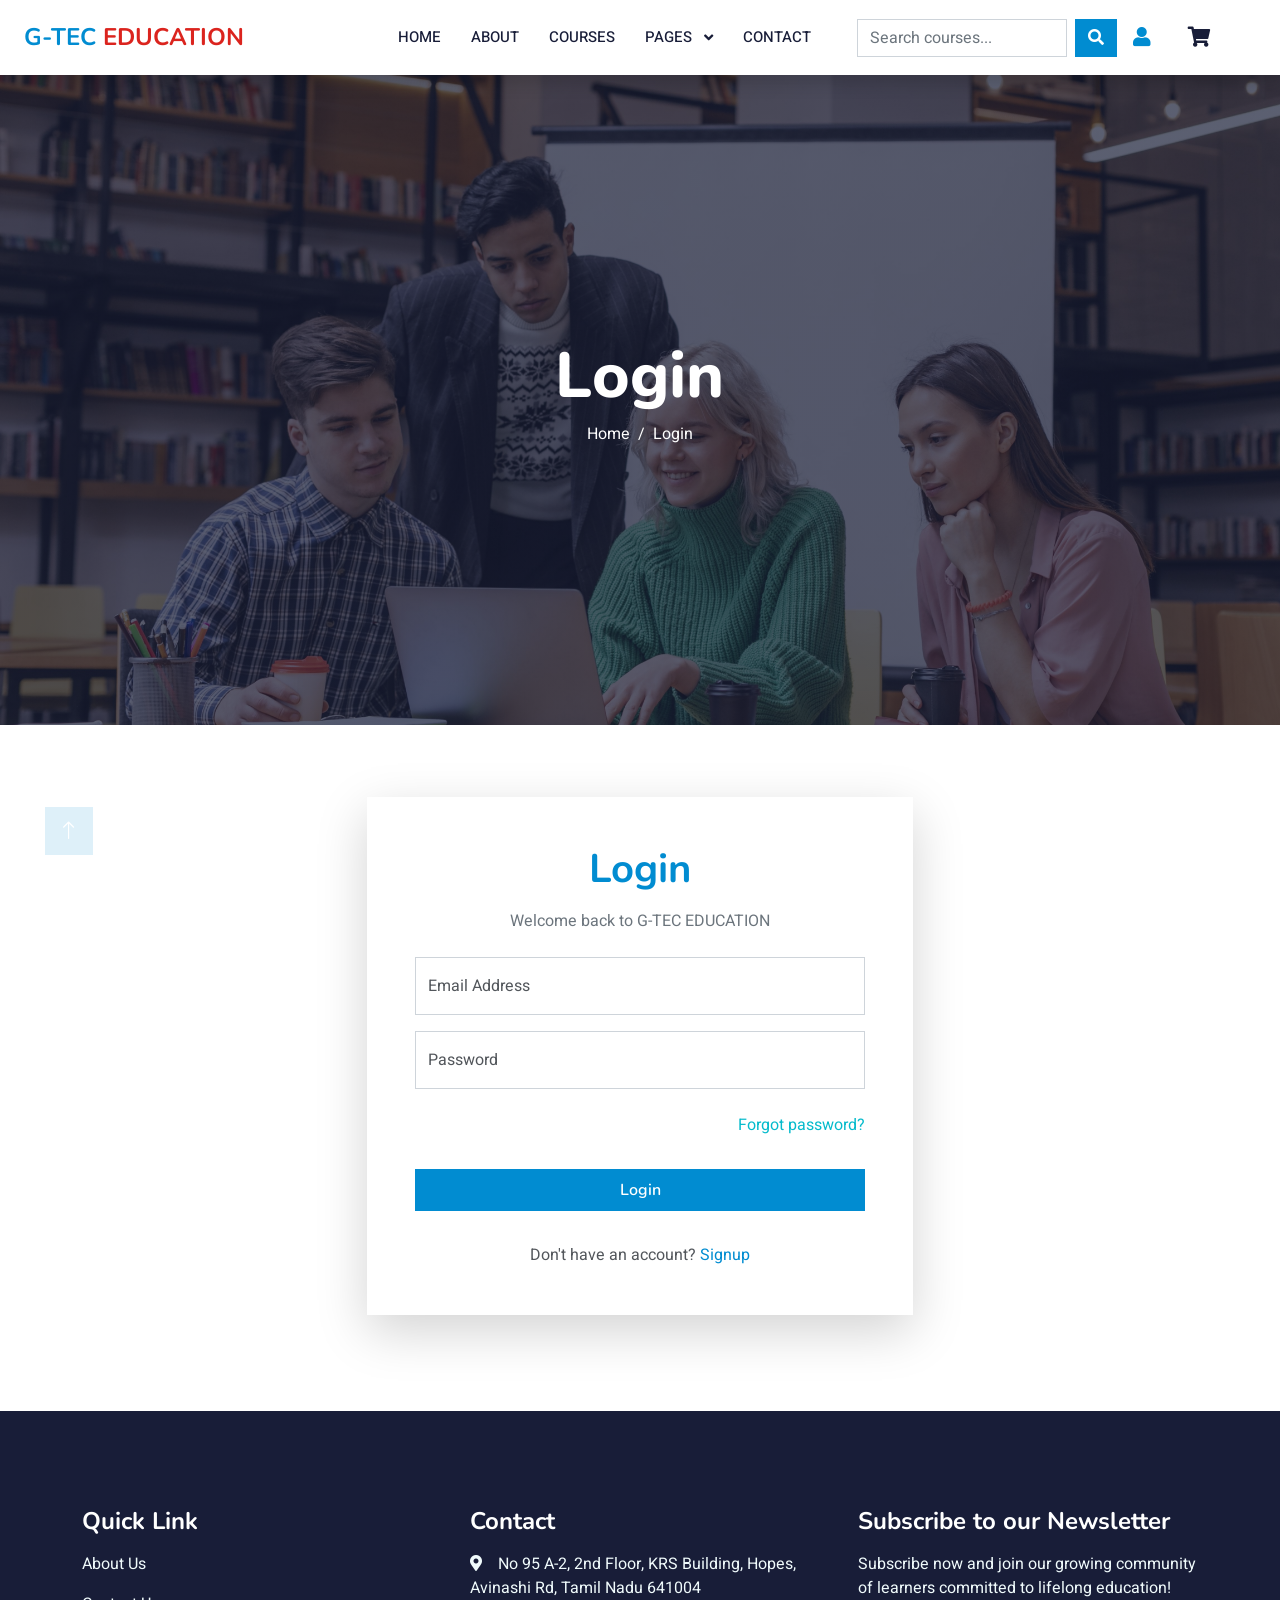
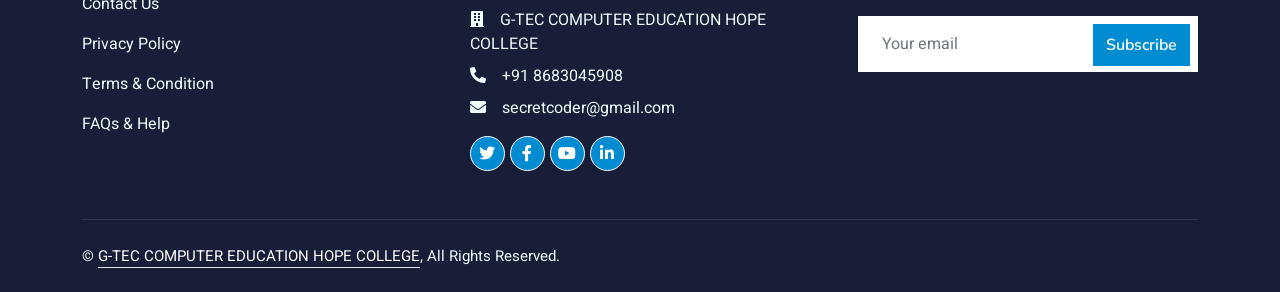
<file: login.html>
<!DOCTYPE html>
<html lang="en">

<head>
    <meta charset="utf-8">
    <title>Secret Coder : Login</title>
    <meta content="width=device-width, initial-scale=1.0" name="viewport">
    <meta content="" name="keywords">
    <meta content="" name="description">

     

    <!-- Google Web Fonts -->
    <link rel="preconnect" href="https://fonts.googleapis.com">
    <link rel="preconnect" href="https://fonts.gstatic.com" crossorigin>
    <link
        href="https://fonts.googleapis.com/css2?family=Heebo:wght@400;500;600&family=Nunito:wght@600;700;800&display=swap"
        rel="stylesheet">

    <!-- Icon Font Stylesheet -->
    <link href="https://cdnjs.cloudflare.com/ajax/libs/font-awesome/5.10.0/css/all.min.css" rel="stylesheet">
    <link href="https://cdn.jsdelivr.net/npm/bootstrap-icons@1.4.1/font/bootstrap-icons.css" rel="stylesheet">

    <!-- Libraries Stylesheet -->
    <link href="animate.min.css" rel="stylesheet">
    <link href="owl.carousel.min.css" rel="stylesheet">

    <!-- Customized Bootstrap Stylesheet -->
    <link href="bootstrap.min.css" rel="stylesheet">

    <!-- Template Stylesheet -->
    <link href="style.css" rel="stylesheet">


</head>

<body>
    <!-- Spinner Start -->
<div id="spinner"
class="show bg-white position-fixed translate-middle w-100 vh-100 top-50 start-50 d-flex flex-column align-items-center justify-content-center text-center">
<div class="spinner-border text-primary mb-3" style="width: 3rem; height: 3rem;" role="status">
    <span class="visually-hidden">Loading...</span>
</div>
<h5 class="fw-bold text-primary m-0">G-TEC <span style="color: #db241e;">EDUCATION</span></h5>
</div>
    <!-- Spinner End -->


    <!-- Navbar Start -->
    <nav class="navbar navbar-expand-lg navbar-light bg-white shadow sticky-top p-0">
        <div class="container-fluid px-4">
            <!-- Logo and Brand -->
            <a href="index.html" class="navbar-brand d-flex align-items-center">
                <!-- <img src="img/icon.png" alt="G-TEC Logo" height="50" class="me-2"> -->
                <h1 class="m-0 fw-bold" style="font-size: 24px; color: #018cd1;">
                    G-TEC <span style="color: #db241e;">EDUCATION</span>
                </h1>
            </a>
    
            <!-- Mobile Toggler -->
            <button class="navbar-toggler" type="button" data-bs-toggle="collapse" data-bs-target="#navbarCollapse">
                <span class="navbar-toggler-icon"></span>
            </button>
    
            <!-- Navbar Menu -->
            <div class="collapse navbar-collapse" id="navbarCollapse">
                <!-- Left Menu Items -->
                <ul class="navbar-nav ms-auto mb-2 mb-lg-0">
                    <li class="nav-item">
                        <a class="nav-link active" href="index.html">Home</a>
                    </li>
                    <li class="nav-item">
                        <a class="nav-link" href="about.html">About</a>
                    </li>
                     
                    <li class="nav-item">
                        <a class="nav-link" href="courses.html">Courses</a>
                    </li>
                    <li class="nav-item dropdown">
                        <a class="nav-link dropdown-toggle" href="#" id="pagesDropdown" role="button" data-bs-toggle="dropdown" aria-expanded="false">
                            Pages
                        </a>
                        <ul class="dropdown-menu" aria-labelledby="pagesDropdown">
                            <li><a class="dropdown-item" href="team.html">Our Team</a></li>
                            <li><a class="dropdown-item" href="testimonial.html">Testimonial</a></li>
                            <li><a class="dropdown-item" href="instructor.html">Apply for Instructor</a></li>
                        </ul>
                    </li>
                    <li class="nav-item">
                        <a class="nav-link" href="contact.html">Contact</a>
                    </li>
                </ul>
    
                <!-- Search Bar -->
                <form class="d-flex mx-lg-3 my-2 my-lg-0" role="search">
                    <input class="form-control me-2" type="search" placeholder="Search courses..." aria-label="Search">
                   <button class="btn btn-primary" type="submit"><i class="fa fa-search"></i></button>
                </form>
    
                <!-- Right Icons -->
                <ul class="navbar-nav mb-2 mb-lg-0 d-flex align-items-center">
                    <li class="nav-item me-2">
                        <a class="nav-link" href="login.html" title="Login">
                            <i class="fa fa-user fa-lg"></i>
                        </a>
                    </li>
                    <li class="nav-item me-3">
                        <a class="nav-link" href="#" title="Cart">
                            <i class="fa fa-shopping-cart fa-lg"></i>
                        </a>
                    </li>
                    <li class="nav-item">
                        <div id="google_translate_element"></div>
                    </li>
                </ul>
            </div>
        </div>
    </nav>
    <!-- Navbar End -->

        <!-- Header Start -->
        <div class="container-fluid bg-primary page-header d-flex align-items-center" style="min-height: 650px;">
            <div class="container py-5">
                <div class="row justify-content-center">
                    <div class="col-lg-10 text-center">
                        <h1 class="display-3 text-white animated slideInDown">Login</h1>
                        <nav aria-label="breadcrumb">
                            <ol class="breadcrumb justify-content-center">
                                <li class="breadcrumb-item"><a class="text-white" href="index.html">Home</a></li>
                                <li class="breadcrumb-item text-white active" aria-current="page">Login</li>
                            </ol>
                        </nav>
                    </div>
                </div>
            </div>
        </div>
        <!-- Header End -->
    


    <!-- Login Start -->
    <!-- Login Form Section -->
    <div class="container-xxl py-5 mt-4">
        <div class="container">
            <div class="row justify-content-center wow fadeInUp" data-wow-delay="0.5s">
                <div class="col-lg-6">
                    <form id="loginForm" class="shadow-lg p-5 rounded bg-white">
                        <div class="text-center mb-4">
                            <h1 class="mb-3" style="color: #018cd1;">Login</h1>
                            <p class="text-muted">Welcome back to G-TEC EDUCATION</p>
                        </div>
                        <div class="row g-3">
                            <div class="col-12">
                                <div class="form-floating">
                                    <input type="email" class="form-control" id="email" placeholder="Email Address"
                                        required>
                                    <label for="email">Email Address</label>
                                </div>
                            </div>
                            <div class="col-12">
                                <div class="form-floating">
                                    <input type="password" class="form-control" id="password" placeholder="Password"
                                        required>
                                    <label for="password">Password</label>
                                </div>
                            </div>
                            <div class="col-12">
                                <p class="text-end mt-2"><a href="#">Forgot password?</a></p>
                            </div>
                            <div class="col-12">
                                <button class="btn text-white w-100 py-2" style="background-color: #018cd1;" type="submit">
                                    Login
                                </button>
                            </div>
                            <div class="col-12 text-center">
                                <p class="mt-3 mb-0">Don't have an account?
                                    <a class="text-decoration-none" href="signup.html" style="color: #018cd1;">Signup</a>
                                </p>
                            </div>
                        </div>
                    </form>
                </div>
            </div>
        </div>
    </div>

    <!-- Success Toast -->
    <div class="position-fixed bottom-0 end-0 p-3" style="z-index: 9999">
        <div id="loginToast" class="toast align-items-center text-white bg-success border-0" role="alert"
            aria-live="assertive" aria-atomic="true">
            <div class="d-flex">
                <div class="toast-body">
                    ✅ Login successful! Redirecting to Home...
                </div>
                <button type="button" class="btn-close btn-close-white me-2 m-auto" data-bs-dismiss="toast"
                    aria-label="Close"></button>
            </div>
        </div>
    </div>

    <!-- Login End -->


    <!-- Footer Start -->
    <div class="container-fluid bg-dark text-light footer pt-5 mt-5 wow fadeIn" data-wow-delay="0.1s">
        <div class="container py-5">
            <div class="row g-5">
                <!-- Quick Links -->
                <div class="col-lg-4 col-md-6">
                    <h4 class="text-white mb-3">Quick Link</h4>
                    <p><a class="text-light" href="about.html">About Us</a></p>
                    <p><a class="text-light" href="contact.html">Contact Us</a></p>
                    <p><a class="text-light" href="#">Privacy Policy</a></p>
                    <p><a class="text-light" href="#">Terms & Condition</a></p>
                    <p><a class="text-light" href="#">FAQs & Help</a></p>
                </div>
    
                <!-- Contact Info -->
                <div class="col-lg-4 col-md-6">
                    <h4 class="text-white mb-3">Contact</h4>
                    <p class="mb-2"><i class="fa fa-map-marker-alt me-3"></i>No 95 A-2, 2nd Floor, KRS Building, Hopes, Avinashi Rd, Tamil Nadu 641004</p>
                    <p class="mb-2"><i class="fa fa-building me-3"></i>G-TEC COMPUTER EDUCATION HOPE COLLEGE</p>
                    <p class="mb-2"><i class="fa fa-phone-alt me-3"></i>+91 8683045908</p>
                    <p class="mb-2"><i class="fa fa-envelope me-3"></i>secretcoder@gmail.com</p>
                    <div class="d-flex pt-2">
                        <a class="btn btn-outline-light btn-social" href="#"><i class="fab fa-twitter"></i></a>
                        <a class="btn btn-outline-light btn-social" href="#"><i class="fab fa-facebook-f"></i></a>
                        <a class="btn btn-outline-light btn-social" href="#"><i class="fab fa-youtube"></i></a>
                        <a class="btn btn-outline-light btn-social" href="#"><i class="fab fa-linkedin-in"></i></a>
                    </div>
                </div>
    
                <!-- Newsletter -->
                <div class="col-lg-4 col-md-6">
                    <h4 class="text-white mb-3">Subscribe to our Newsletter</h4>
                    <p>Subscribe now and join our growing community of learners committed to lifelong education!</p>
                    <div class="position-relative mx-auto" style="max-width: 400px;">
                        <form action="#">
                            <input class="form-control border-0 w-100 py-3 ps-4 pe-5" type="email" placeholder="Your email" required>
                            <button type="submit" class="btn btn-primary py-2 position-absolute top-0 end-0 mt-2 me-2">
                                <a href="mailto:keertidvcorai@gmail.com" class="text-white text-decoration-none">Subscribe</a>
                            </button>
                        </form>
                    </div>
                </div>
            </div>
        </div>
    
        <!-- Footer Bottom -->
        <div class="container">
            <div class="copyright">
                <div class="row">
                    <div class="col-md-6 text-center text-md-start mb-3 mb-md-0">
                        &copy; <a class="border-bottom text-white" href="index.html">G-TEC COMPUTER EDUCATION HOPE COLLEGE</a>, All Rights Reserved.
                    </div>
                </div>
            </div>
        </div>
    </div>
    <!-- Footer End -->


    <!-- Back to Top -->
    <a href="#" class="btn btn-lg btn-primary btn-lg-square back-to-top"><i class="bi bi-arrow-up"></i></a>


    <!-- JavaScript Libraries -->
    <script src="https://code.jquery.com/jquery-3.4.1.min.js"></script>
    <script src="https://cdn.jsdelivr.net/npm/bootstrap@5.0.0/dist/js/bootstrap.bundle.min.js"></script>
    <script src="wow.min.js"></script>
    <script src="easing.min.js"></script>
    <script src="waypoints.min.js"></script>
    <script src="owl.carousel.min.js"></script>

    <!-- Template Javascript -->
    <script src="main.js"></script>


    <!-- Bootstrap JS Bundle (with Popper) -->
    <script src="https://cdn.jsdelivr.net/npm/bootstrap@5.3.3/dist/js/bootstrap.bundle.min.js"></script>

    <!-- Login Script -->
    <script>
        document.getElementById('loginForm').addEventListener('submit', function (e) {
            e.preventDefault(); // prevent actual submission

            // Show toast message
            const toast = new bootstrap.Toast(document.getElementById('loginToast'));
            toast.show();

            // Simulate delay and redirect
            setTimeout(() => {
                window.location.href = "index.html"; // change to your home page
            }, 2000);
        });
    </script>
</body>

</html>
</file>
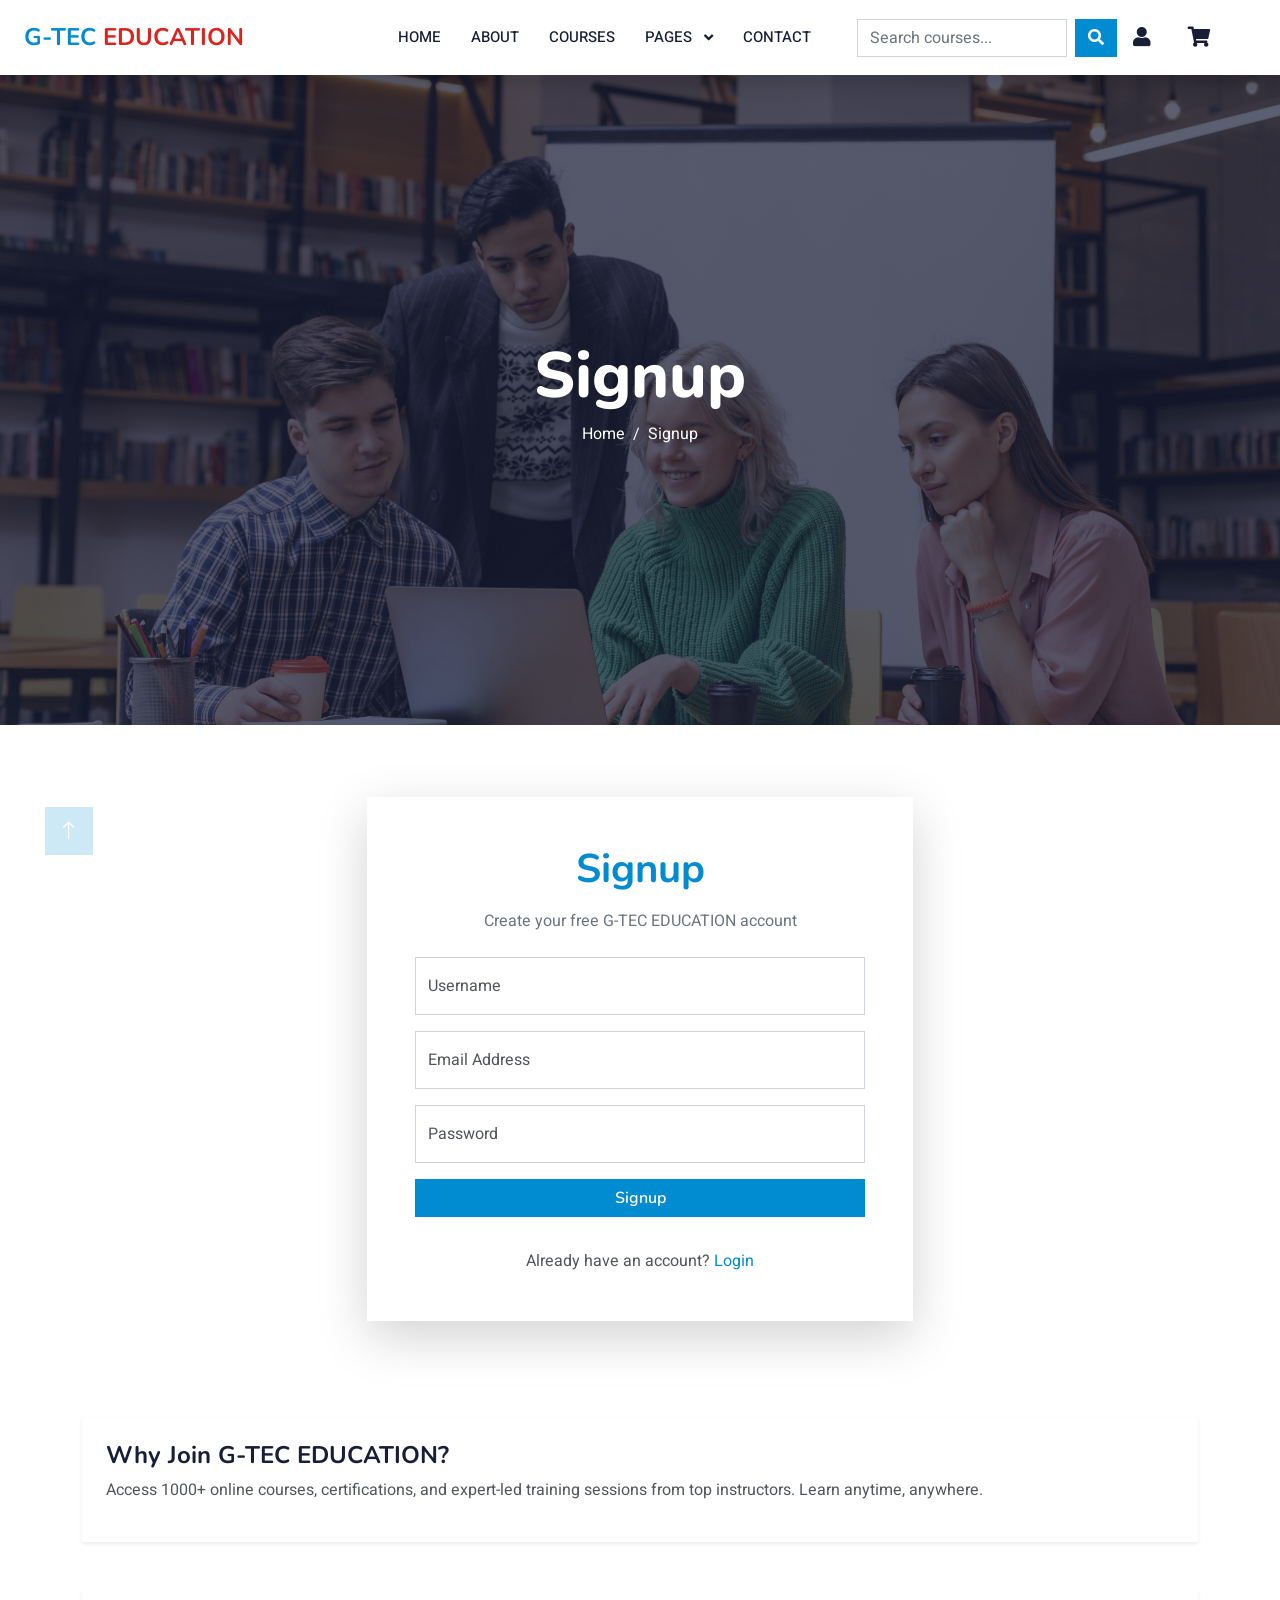
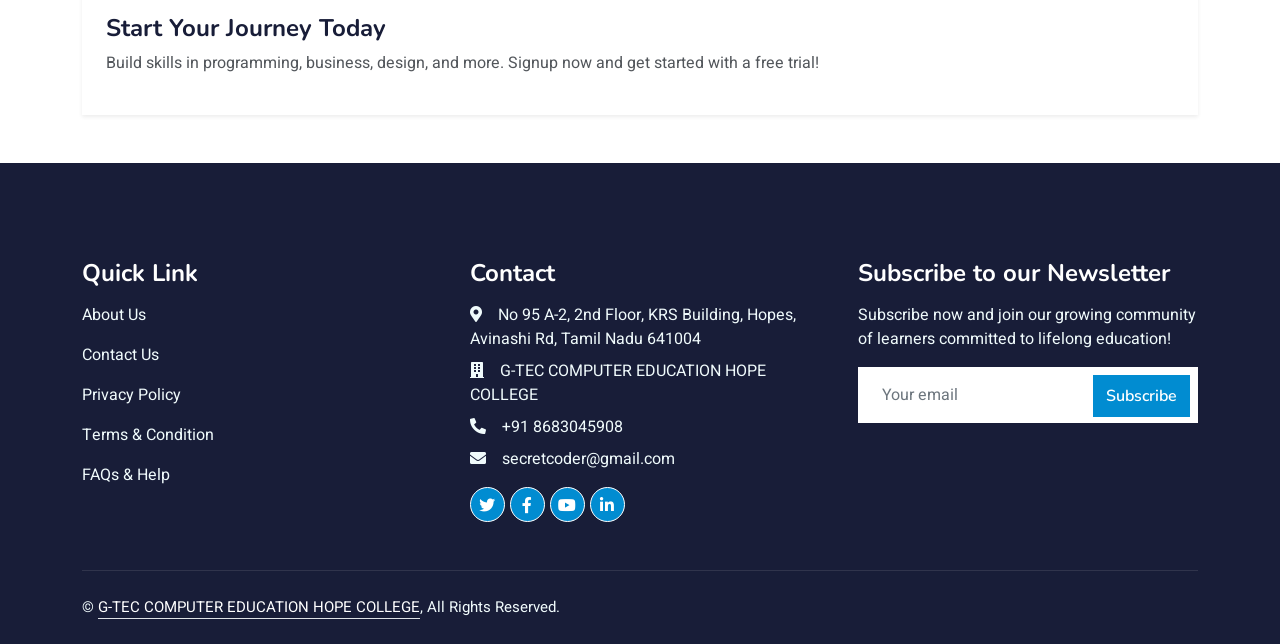
<file: signup.html>
<!DOCTYPE html>
<html lang="en">

<head>
    <meta charset="utf-8">
    <title>G-TEC EDUCATION : Signup</title>
    <meta content="width=device-width, initial-scale=1.0" name="viewport">
    <meta content="" name="keywords">
    <meta content="" name="description">

     

    <!-- Google Web Fonts -->
    <link rel="preconnect" href="https://fonts.googleapis.com">
    <link rel="preconnect" href="https://fonts.gstatic.com" crossorigin>
    <link
        href="https://fonts.googleapis.com/css2?family=Heebo:wght@400;500;600&family=Nunito:wght@600;700;800&display=swap"
        rel="stylesheet">

    <!-- Icon Font Stylesheet -->
    <link href="https://cdnjs.cloudflare.com/ajax/libs/font-awesome/5.10.0/css/all.min.css" rel="stylesheet">
    <link href="https://cdn.jsdelivr.net/npm/bootstrap-icons@1.4.1/font/bootstrap-icons.css" rel="stylesheet">

    <!-- Libraries Stylesheet -->
    <link href="animate.min.css" rel="stylesheet">
    <link href="owl.carousel.min.css" rel="stylesheet">

    <!-- Customized Bootstrap Stylesheet -->
    <link href="bootstrap.min.css" rel="stylesheet">

    <!-- Template Stylesheet -->
    <link href="style.css" rel="stylesheet">

</head>

<body>
    <!-- Spinner Start -->
<div id="spinner"
class="show bg-white position-fixed translate-middle w-100 vh-100 top-50 start-50 d-flex flex-column align-items-center justify-content-center text-center">
<div class="spinner-border text-primary mb-3" style="width: 3rem; height: 3rem;" role="status">
    <span class="visually-hidden">Loading...</span>
</div>
<h5 class="fw-bold text-primary m-0">G-TEC <span style="color: #db241e;">EDUCATION</span></h5>
</div>
    <!-- Spinner End -->


    <!-- Navbar Start -->
    <nav class="navbar navbar-expand-lg navbar-light bg-white shadow sticky-top p-0">
        <div class="container-fluid px-4">
            <!-- Logo and Brand -->
            <a href="index.html" class="navbar-brand d-flex align-items-center">
                <!-- <img src="img/icon.png" alt="G-TEC Logo" height="50" class="me-2"> -->
                <h1 class="m-0 fw-bold" style="font-size: 24px; color: #018cd1;">
                    G-TEC <span style="color: #db241e;">EDUCATION</span>
                </h1>
            </a>
    
            <!-- Mobile Toggler -->
            <button class="navbar-toggler" type="button" data-bs-toggle="collapse" data-bs-target="#navbarCollapse">
                <span class="navbar-toggler-icon"></span>
            </button>
    
            <!-- Navbar Menu -->
            <div class="collapse navbar-collapse" id="navbarCollapse">
                <!-- Left Menu Items -->
                <ul class="navbar-nav ms-auto mb-2 mb-lg-0">
                    <li class="nav-item">
                        <a class="nav-link active" href="index.html">Home</a>
                    </li>
                    <li class="nav-item">
                        <a class="nav-link" href="about.html">About</a>
                    </li>
                     
                    <li class="nav-item">
                        <a class="nav-link" href="courses.html">Courses</a>
                    </li>
                    <li class="nav-item dropdown">
                        <a class="nav-link dropdown-toggle" href="#" id="pagesDropdown" role="button" data-bs-toggle="dropdown" aria-expanded="false">
                            Pages
                        </a>
                        <ul class="dropdown-menu" aria-labelledby="pagesDropdown">
                            <li><a class="dropdown-item" href="team.html">Our Team</a></li>
                            <li><a class="dropdown-item" href="testimonial.html">Testimonial</a></li>
                            <li><a class="dropdown-item" href="instructor.html">Apply for Instructor</a></li>
                        </ul>
                    </li>
                    <li class="nav-item">
                        <a class="nav-link" href="contact.html">Contact</a>
                    </li>
                </ul>
    
                <!-- Search Bar -->
                <form class="d-flex mx-lg-3 my-2 my-lg-0" role="search">
                    <input class="form-control me-2" type="search" placeholder="Search courses..." aria-label="Search">
                   <button class="btn btn-primary" type="submit"><i class="fa fa-search"></i></button>
                </form>
    
                <!-- Right Icons -->
                <ul class="navbar-nav mb-2 mb-lg-0 d-flex align-items-center">
                    <li class="nav-item me-2">
                        <a class="nav-link" href="login.html" title="Login">
                            <i class="fa fa-user fa-lg"></i>
                        </a>
                    </li>
                    <li class="nav-item me-3">
                        <a class="nav-link" href="#" title="Cart">
                            <i class="fa fa-shopping-cart fa-lg"></i>
                        </a>
                    </li>
                    <li class="nav-item">
                        <div id="google_translate_element"></div>
                    </li>
                </ul>
            </div>
        </div>
    </nav>
    <!-- Navbar End -->

        <!-- Header Start -->
        <div class="container-fluid bg-primary page-header d-flex align-items-center" style="min-height: 650px;">
            <div class="container py-5">
                <div class="row justify-content-center">
                    <div class="col-lg-10 text-center">
                        <h1 class="display-3 text-white animated slideInDown">Signup</h1>
                        <nav aria-label="breadcrumb">
                            <ol class="breadcrumb justify-content-center">
                                <li class="breadcrumb-item"><a class="text-white" href="index.html">Home</a></li>
                                <li class="breadcrumb-item text-white active" aria-current="page">Signup</li>
                            </ol>
                        </nav>
                    </div>
                </div>
            </div>
        </div>
        <!-- Header End -->
    


    <!-- Signup Start -->
        <!-- Signup Form Section -->
        <div class="container-xxl py-5 mt-4">
            <div class="container">
                <div class="row justify-content-center wow fadeInUp" data-wow-delay="0.5s">
                    <div class="col-lg-6">
                        <form id="signupForm" class="shadow-lg rounded p-5 bg-white">
                            <div class="text-center mb-4">
                                <h1 class="mb-3" style="color: #018cd1;">Signup</h1>
                                <p class="text-muted">Create your free G-TEC EDUCATION account</p>
                            </div>
                            <div class="row g-3">
                                <div class="col-12">
                                    <div class="form-floating">
                                        <input type="text" class="form-control" id="username" placeholder="Username"
                                            required>
                                        <label for="username">Username</label>
                                    </div>
                                </div>
                                <div class="col-12">
                                    <div class="form-floating">
                                        <input type="email" class="form-control" id="email" placeholder="Email Address"
                                            required>
                                        <label for="email">Email Address</label>
                                    </div>
                                </div>
                                <div class="col-12">
                                    <div class="form-floating">
                                        <input type="password" class="form-control" id="password" placeholder="Password"
                                            required>
                                        <label for="password">Password</label>
                                    </div>
                                </div>
                                <div class="col-12">
                                    <button class="btn w-100 text-white" style="background-color: #018cd1;" type="submit">
                                        Signup
                                    </button>
                                </div>
                                <div class="col-12 text-center">
                                    <p class="mt-3 mb-0">Already have an account? <a href="login.html"
                                            class="text-decoration-none" style="color: #018cd1;">Login</a></p>
                                </div>
                            </div>
                        </form>
                    </div>
                </div>
            </div>
        </div>
    
        <!-- Extra Page Sections to Make It Longer -->
        <div class="container">
            <div class="section-space bg-white my-5 rounded shadow-sm p-4">
                <h4>Why Join G-TEC EDUCATION?</h4>
                <p>Access 1000+ online courses, certifications, and expert-led training sessions from top instructors. Learn
                    anytime, anywhere.</p>
            </div>
            <div class="section-space bg-white my-5 rounded shadow-sm p-4">
                <h4>Start Your Journey Today</h4>
                <p>Build skills in programming, business, design, and more. Signup now and get started with a free trial!</p>
            </div>
        </div>
    
        <!-- Success Toast -->
        <div class="position-fixed bottom-0 end-0 p-3" style="z-index: 9999">
            <div id="successToast" class="toast align-items-center text-white bg-success border-0" role="alert"
                aria-live="assertive" aria-atomic="true">
                <div class="d-flex">
                    <div class="toast-body">
                        🎉 Signup successful! Welcome to G-TEC EDUCATION.
                    </div>
                    <button type="button" class="btn-close btn-close-white me-2 m-auto" data-bs-dismiss="toast"
                        aria-label="Close"></button>
                </div>
            </div>
        </div>
    <!-- Signup End -->


    <!-- Footer Start -->
    <div class="container-fluid bg-dark text-light footer pt-5 mt-5 wow fadeIn" data-wow-delay="0.1s">
        <div class="container py-5">
            <div class="row g-5">
                <!-- Quick Links -->
                <div class="col-lg-4 col-md-6">
                    <h4 class="text-white mb-3">Quick Link</h4>
                    <p><a class="text-light" href="about.html">About Us</a></p>
                    <p><a class="text-light" href="contact.html">Contact Us</a></p>
                    <p><a class="text-light" href="#">Privacy Policy</a></p>
                    <p><a class="text-light" href="#">Terms & Condition</a></p>
                    <p><a class="text-light" href="#">FAQs & Help</a></p>
                </div>
    
                <!-- Contact Info -->
                <div class="col-lg-4 col-md-6">
                    <h4 class="text-white mb-3">Contact</h4>
                    <p class="mb-2"><i class="fa fa-map-marker-alt me-3"></i>No 95 A-2, 2nd Floor, KRS Building, Hopes, Avinashi Rd, Tamil Nadu 641004</p>
                    <p class="mb-2"><i class="fa fa-building me-3"></i>G-TEC COMPUTER EDUCATION HOPE COLLEGE</p>
                    <p class="mb-2"><i class="fa fa-phone-alt me-3"></i>+91 8683045908</p>
                    <p class="mb-2"><i class="fa fa-envelope me-3"></i>secretcoder@gmail.com</p>
                    <div class="d-flex pt-2">
                        <a class="btn btn-outline-light btn-social" href="#"><i class="fab fa-twitter"></i></a>
                        <a class="btn btn-outline-light btn-social" href="#"><i class="fab fa-facebook-f"></i></a>
                        <a class="btn btn-outline-light btn-social" href="#"><i class="fab fa-youtube"></i></a>
                        <a class="btn btn-outline-light btn-social" href="#"><i class="fab fa-linkedin-in"></i></a>
                    </div>
                </div>
    
                <!-- Newsletter -->
                <div class="col-lg-4 col-md-6">
                    <h4 class="text-white mb-3">Subscribe to our Newsletter</h4>
                    <p>Subscribe now and join our growing community of learners committed to lifelong education!</p>
                    <div class="position-relative mx-auto" style="max-width: 400px;">
                        <form action="#">
                            <input class="form-control border-0 w-100 py-3 ps-4 pe-5" type="email" placeholder="Your email" required>
                            <button type="submit" class="btn btn-primary py-2 position-absolute top-0 end-0 mt-2 me-2">
                                <a href="mailto:keertidvcorai@gmail.com" class="text-white text-decoration-none">Subscribe</a>
                            </button>
                        </form>
                    </div>
                </div>
            </div>
        </div>
    
        <!-- Footer Bottom -->
        <div class="container">
            <div class="copyright">
                <div class="row">
                    <div class="col-md-6 text-center text-md-start mb-3 mb-md-0">
                        &copy; <a class="border-bottom text-white" href="index.html">G-TEC COMPUTER EDUCATION HOPE COLLEGE</a>, All Rights Reserved.
                    </div>
                </div>
            </div>
        </div>
    </div>
    <!-- Footer End -->


    <!-- Back to Top -->
    <a href="#" class="btn btn-lg btn-primary btn-lg-square back-to-top"><i class="bi bi-arrow-up"></i></a>


    <!-- JavaScript Libraries -->
    <script src="https://code.jquery.com/jquery-3.4.1.min.js"></script>
    <script src="https://cdn.jsdelivr.net/npm/bootstrap@5.0.0/dist/js/bootstrap.bundle.min.js"></script>
    <script src="wow.min.js"></script>
    <script src="easing.min.js"></script>
    <script src="waypoints.min.js"></script>
    <script src="owl.carousel.min.js"></script>

    <!-- Template Javascript -->
    <script src="main.js"></script>

     <!-- Bootstrap JS Bundle (with Popper) -->
     <script src="https://cdn.jsdelivr.net/npm/bootstrap@5.3.3/dist/js/bootstrap.bundle.min.js"></script>

     <!-- Toast Script -->
     <script>
         document.getElementById('signupForm').addEventListener('submit', function (e) {
             e.preventDefault(); // Prevent form submission
 
             // Show success toast
             const toast = new bootstrap.Toast(document.getElementById('successToast'));
             toast.show();
 
             // Reset form after showing toast
             this.reset();
         });
     </script>
</body>

</html>
</file>
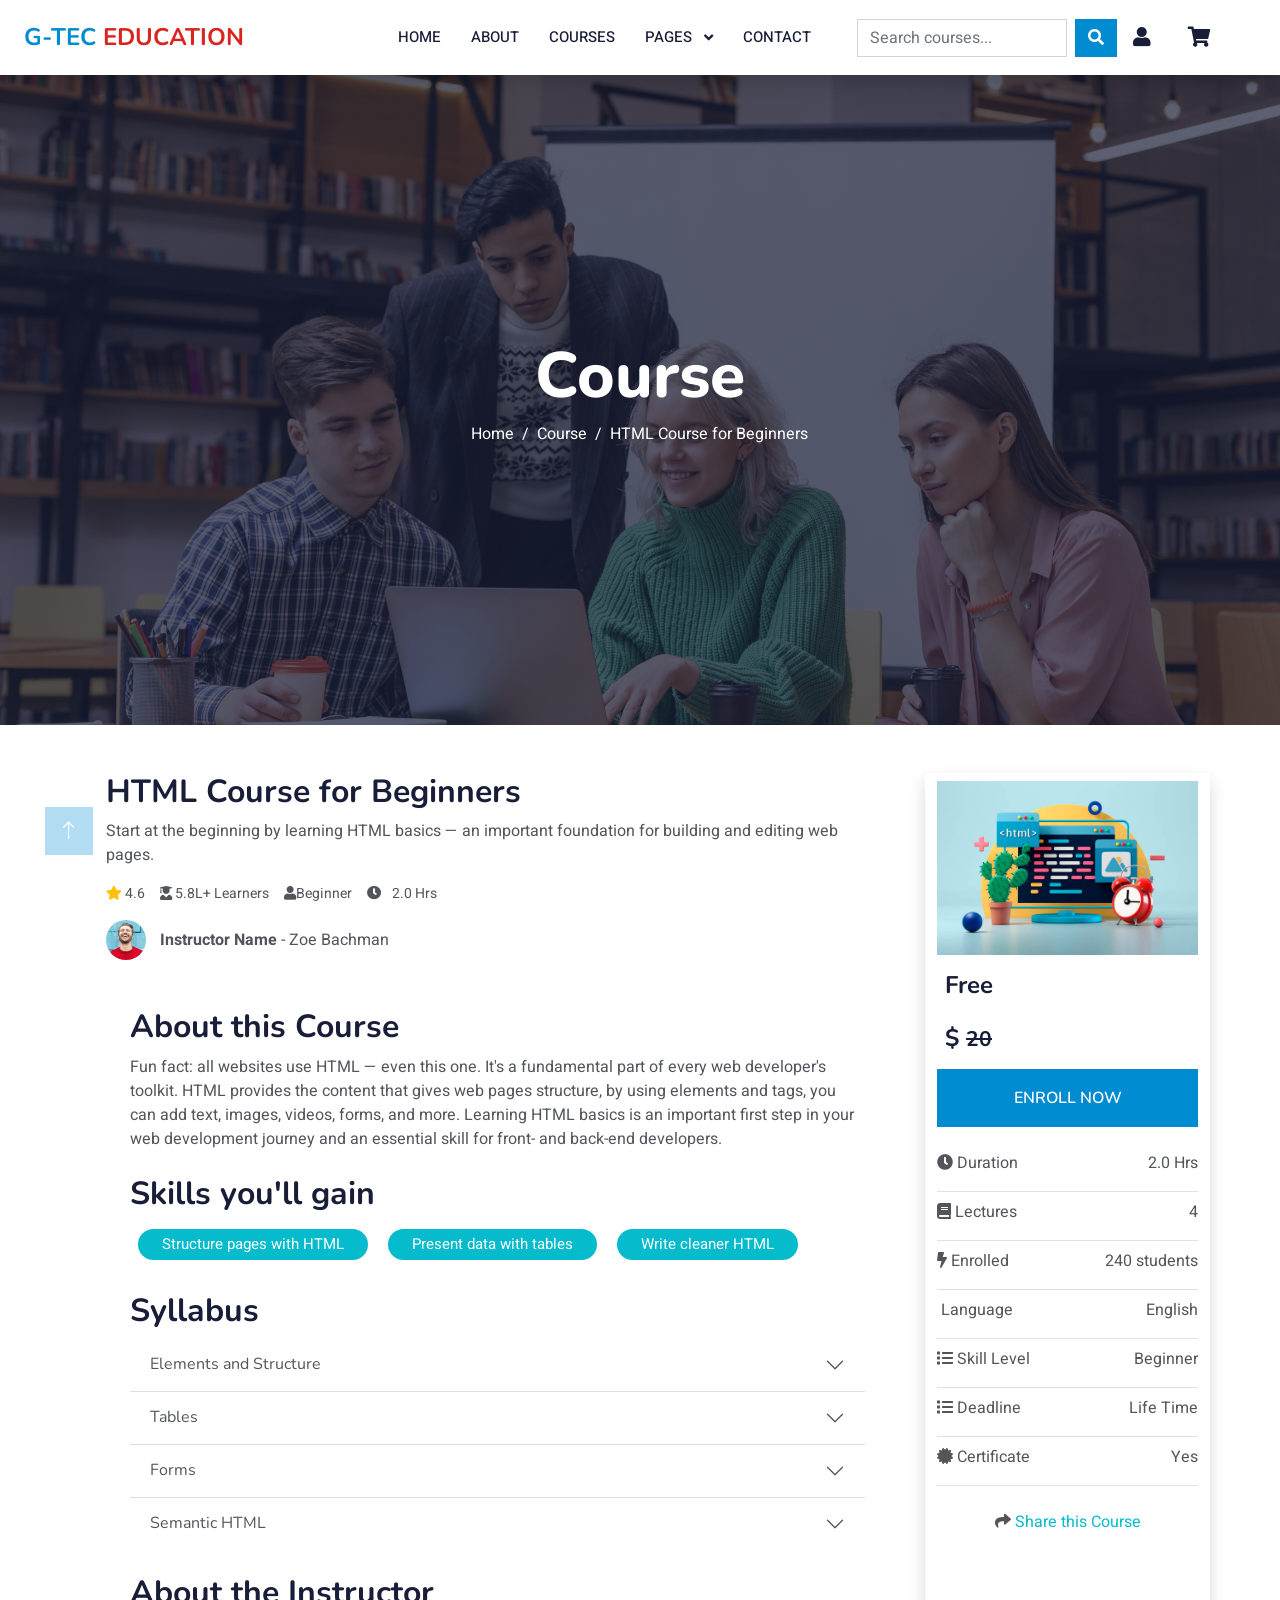
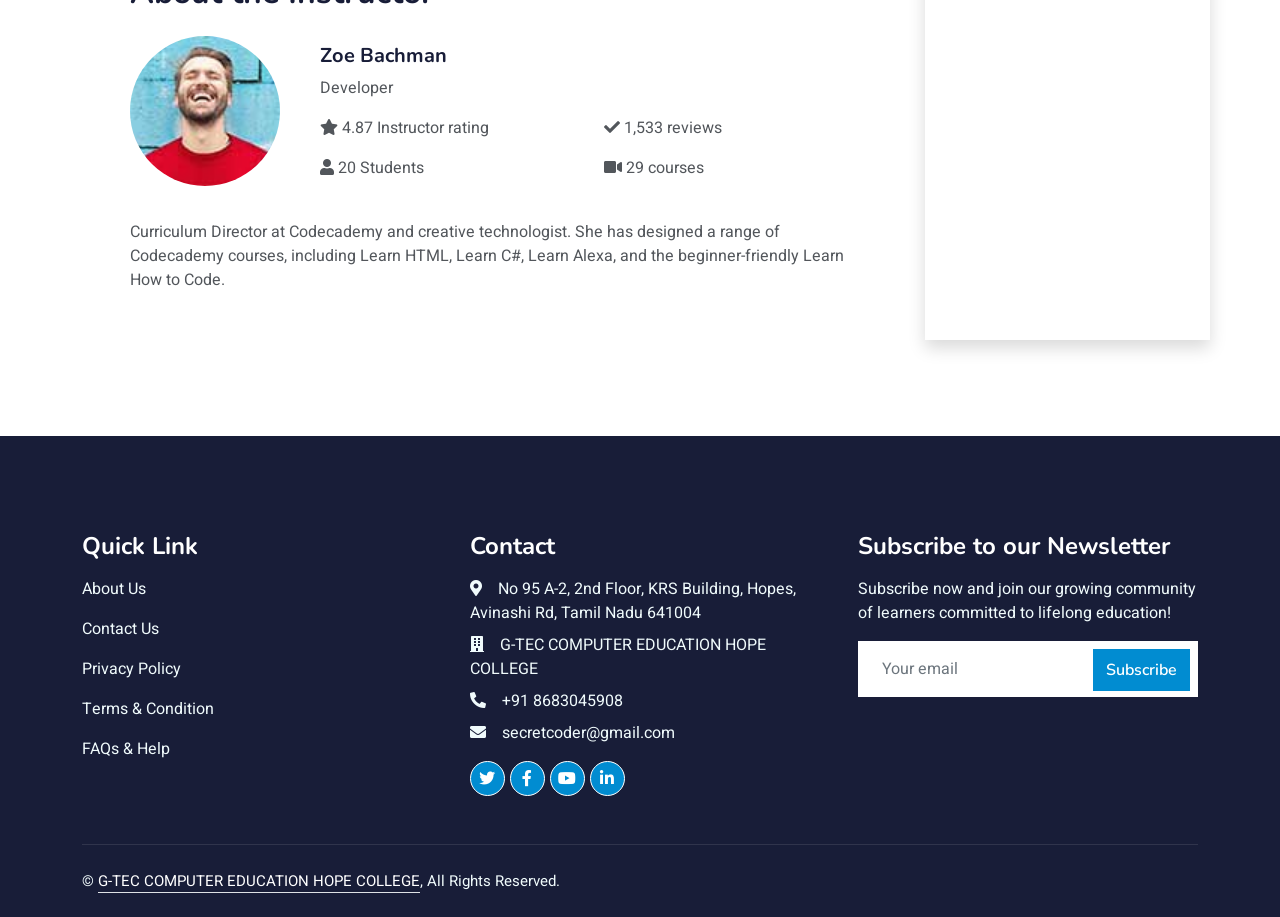
<file: single.html>
<!DOCTYPE html>
<html lang="en">

<head>
    <meta charset="utf-8">
    <meta name="google-translate-customization" content="9f841e7780177523-3214ceb76f765f38-gc38c6fe6f9d06436-c">
    </meta>

    <title>G-TEC EDUCATION : Online Courses</title>
    <meta content="width=device-width, initial-scale=1.0" name="viewport">
    <meta content="" name="keywords">
    <meta content="" name="description">

     

    <!-- Google Web Fonts -->
    <link rel="preconnect" href="https://fonts.googleapis.com">
    <link rel="preconnect" href="https://fonts.gstatic.com" crossorigin>
    <link
        href="https://fonts.googleapis.com/css2?family=Heebo:wght@400;500;600&family=Nunito:wght@600;700;800&display=swap"
        rel="stylesheet">

    <!-- Icon Font Stylesheet -->
    <link href="https://cdnjs.cloudflare.com/ajax/libs/font-awesome/5.10.0/css/all.min.css" rel="stylesheet">
    <link href="https://cdn.jsdelivr.net/npm/bootstrap-icons@1.4.1/font/bootstrap-icons.css" rel="stylesheet">

    <!-- Libraries Stylesheet -->
    <link href="animate.min.css" rel="stylesheet">
    <link href="owl.carousel.min.css" rel="stylesheet">

    <!-- Customized Bootstrap Stylesheet -->
    <link href="bootstrap.min.css" rel="stylesheet">

    <!-- Template Stylesheet -->
    <link href="style.css" rel="stylesheet">
   
</head>
<style>
    .tabs ul li {
        list-style-type: none;
    }

    .tabs ul li a {
        font-size: 25px;
        color: #4e4e4e !important;
        font-weight: 500;
    }

    .tabs ul li a.active {
        color: #f69050 !important;
    }

    .tabs ul li a:hover {
        color: #f69050 !important;
    }

    #more {
        display: none;
    }

    button {
        border: none;
        color: #f69050;
    }
</style>

<body>
    <!-- Spinner Start -->
<div id="spinner"
class="show bg-white position-fixed translate-middle w-100 vh-100 top-50 start-50 d-flex flex-column align-items-center justify-content-center text-center">
<div class="spinner-border text-primary mb-3" style="width: 3rem; height: 3rem;" role="status">
    <span class="visually-hidden">Loading...</span>
</div>
<h5 class="fw-bold text-primary m-0">G-TEC <span style="color: #db241e;">EDUCATION</span></h5>
</div>
    <!-- Spinner End -->


    <!-- Navbar Start -->
    <nav class="navbar navbar-expand-lg navbar-light bg-white shadow sticky-top p-0">
        <div class="container-fluid px-4">
            <!-- Logo and Brand -->
            <a href="index.html" class="navbar-brand d-flex align-items-center">
                <!-- <img src="img/icon.png" alt="G-TEC Logo" height="50" class="me-2"> -->
                <h1 class="m-0 fw-bold" style="font-size: 24px; color: #018cd1;">
                    G-TEC <span style="color: #db241e;">EDUCATION</span>
                </h1>
            </a>
    
            <!-- Mobile Toggler -->
            <button class="navbar-toggler" type="button" data-bs-toggle="collapse" data-bs-target="#navbarCollapse">
                <span class="navbar-toggler-icon"></span>
            </button>
    
            <!-- Navbar Menu -->
            <div class="collapse navbar-collapse" id="navbarCollapse">
                <!-- Left Menu Items -->
                <ul class="navbar-nav ms-auto mb-2 mb-lg-0">
                    <li class="nav-item">
                        <a class="nav-link active" href="index.html">Home</a>
                    </li>
                    <li class="nav-item">
                        <a class="nav-link" href="about.html">About</a>
                    </li>
                     
                    <li class="nav-item">
                        <a class="nav-link" href="courses.html">Courses</a>
                    </li>
                    <li class="nav-item dropdown">
                        <a class="nav-link dropdown-toggle" href="#" id="pagesDropdown" role="button" data-bs-toggle="dropdown" aria-expanded="false">
                            Pages
                        </a>
                        <ul class="dropdown-menu" aria-labelledby="pagesDropdown">
                            <li><a class="dropdown-item" href="team.html">Our Team</a></li>
                            <li><a class="dropdown-item" href="testimonial.html">Testimonial</a></li>
                            <li><a class="dropdown-item" href="instructor.html">Apply for Instructor</a></li>
                        </ul>
                    </li>
                    <li class="nav-item">
                        <a class="nav-link" href="contact.html">Contact</a>
                    </li>
                </ul>
    
                <!-- Search Bar -->
                <form class="d-flex mx-lg-3 my-2 my-lg-0" role="search">
                    <input class="form-control me-2" type="search" placeholder="Search courses..." aria-label="Search">
                   <button class="btn btn-primary" type="submit"><i class="fa fa-search"></i></button>
                </form>
    
                <!-- Right Icons -->
                <ul class="navbar-nav mb-2 mb-lg-0 d-flex align-items-center">
                    <li class="nav-item me-2">
                        <a class="nav-link" href="login.html" title="Login">
                            <i class="fa fa-user fa-lg"></i>
                        </a>
                    </li>
                    <li class="nav-item me-3">
                        <a class="nav-link" href="#" title="Cart">
                            <i class="fa fa-shopping-cart fa-lg"></i>
                        </a>
                    </li>
                    <li class="nav-item">
                        <div id="google_translate_element"></div>
                    </li>
                </ul>
            </div>
        </div>
    </nav>
    <!-- Navbar End -->

    <!-- Header Start -->
    <div class="container-fluid bg-primary page-header d-flex align-items-center" style="min-height: 650px;">
            <div class="container py-5">
                <div class="row justify-content-center">
                    <div class="col-lg-10 text-center">
                        <h1 class="display-3 text-white animated slideInDown">Course</h1>
                        <nav aria-label="breadcrumb">
                            <ol class="breadcrumb justify-content-center">
                                <li class="breadcrumb-item"><a class="text-white" href="index.html">Home</a></li>
                                <li class="breadcrumb-item"><a class="text-white" href="courses.html">Course</a></li>
                                <li class="breadcrumb-item text-white active" aria-current="page">HTML Course for Beginners</li>
                            </ol>
                        </nav>
                    </div>
                </div>
            </div>
    </div>
    <!-- Header End -->


<!-- Course Detail Start -->
<div class="container-xxl py-5">
    <div class="container">
        <div class="row">
            <div class="col-lg-9 wow fadeInUp">

                <div class="container">
                    <div class="row g-5 justify-content-center">

                        <div class="col-lg-12 wow fadeInUp" data-wow-delay="0.3s">
                            <h2>HTML Course for Beginners</h2>
                            <p>Start at the beginning by learning HTML basics — an important foundation for building and editing web pages.

                            </p>
                            <div class="d-flex">
                                <small><i class="fa fa-star text-warning"></i>
                                    4.6</small>
                                <small style="margin-left: 15px;"><i class="fa fa-user-graduate"></i> 5.8L+
                                    Learners
                                </small>
                                <small style="margin-left: 15px;"><i class="fa fa-user"></i>Beginner</small>
                                <small style="margin-left: 15px;"><i class="fa fa-clock me-2"></i> 2.0 Hrs</small>

                            </div>
                            <div class="image-div text-left mt-3">
                                <img src="testimonial-2.jpg" alt=""
                                    style="height: 40px; width: 40px; border-radius: 50%;">
                                <span style="margin-left: 10px;"><b>Instructor Name</b> - Zoe Bachman</span>
                            </div>
                        </div>
                    </div>
                </div>



                <div class="container-fluid wow fadeInUp mt-5 tabs">


                    <!-- Tab panes -->
                    <div class="tab-content mt-4">

                        <div class="tab-pane container active" id="Overview">
                            <h2>About this Course</h2>
                            <p>Fun fact: all websites use HTML — even this one. It's a fundamental part of every web developer's toolkit. HTML provides the content that gives web pages structure, by using elements and tags, you can add text, images, videos, forms, and more. Learning HTML basics is an important first step in your web development journey and an essential skill for front- and back-end developers.</p>


                           
                            <h2 class="mt-4">
                                Skills you'll gain
                            </h2>
                            
                            <span class="badge rounded-pill text-white bg-primary px-4 py-2 m-2"
                                style="font-size: 15px; font-weight: normal;">Structure pages with HTML</span>

                                <span class="badge rounded-pill text-white bg-primary px-4 py-2 m-2"
                                style="font-size: 15px; font-weight: normal;">Present data with tables</span>

                                <span class="badge rounded-pill text-white bg-primary px-4 py-2 m-2"
                                style="font-size: 15px; font-weight: normal;">Write cleaner HTML</span>
                           

                        </div>

                        <div class="container" id="Curriculum">

                            <h2 class="mt-4">
                                Syllabus
                            </h2>
                            <div class="accordion accordion-flush" id="accordionFlushExample">
                                <div class="accordion-item">
                                  <h2 class="accordion-header">
                                    <button class="accordion-button collapsed" type="button" data-bs-toggle="collapse" data-bs-target="#flush-collapseOne" aria-expanded="false" aria-controls="flush-collapseOne">
                                        Elements and Structure
                                    
                                    </button>
                                  </h2>
                                  <div id="flush-collapseOne" class="accordion-collapse collapse" data-bs-parent="#accordionFlushExample">
                                    <div class="accordion-body"><ul>
                                        <li><i class="fa fa-video text-danger"></i> Introduction to HTML</li>
                                        <li><i class="fa fa-video text-danger"></i> HTMl Document Standards</li>
                                    </ul></div>
                                  </div>
                                </div>
                                <div class="accordion-item">
                                  <h2 class="accordion-header">
                                    <button class="accordion-button collapsed" type="button" data-bs-toggle="collapse" data-bs-target="#flush-collapseTwo" aria-expanded="false" aria-controls="flush-collapseTwo">
                                       Tables
                                    </button>
                                  </h2>
                                  <div id="flush-collapseTwo" class="accordion-collapse collapse" data-bs-parent="#accordionFlushExample">
                                    <div class="accordion-body"><ul>
                                        <li><i class="fa fa-video text-danger"></i> HTML Tables</li>
                                    </ul></div>
                                  </div>
                                </div>
                                <div class="accordion-item">
                                  <h2 class="accordion-header">
                                    <button class="accordion-button collapsed" type="button" data-bs-toggle="collapse" data-bs-target="#flush-collapseThree" aria-expanded="false" aria-controls="flush-collapseThree">
                                       Forms
                                    </button>
                                  </h2>
                                  <div id="flush-collapseThree" class="accordion-collapse collapse" data-bs-parent="#accordionFlushExample">
                                    <div class="accordion-body"><ul>
                                        <li><i class="fa fa-video text-danger"></i> HTML Forms</li>
                                        <li><i class="fa fa-video text-danger"></i> Form Validation</li>
                                    </ul></div>
                                  </div>
                                </div>
                                <div class="accordion-item">
                                    <h2 class="accordion-header">
                                      <button class="accordion-button collapsed" type="button" data-bs-toggle="collapse" data-bs-target="#flush-collapseThree" aria-expanded="false" aria-controls="flush-collapseThree">
                                         Semantic HTML
                                      </button>
                                    </h2>
                                    <div id="flush-collapseThree" class="accordion-collapse collapse" data-bs-parent="#accordionFlushExample">
                                      <div class="accordion-body"><ul>
                                          <li><i class="fa fa-video text-danger"></i> Semantic HTML</li>
                                      </ul></div>
                                    </div>
                                  </div>
                              </div>



                        </div>

                        <div class="container" id="Instructor">
                            <h2 class="mt-4">About the Instructor</h2>
                            <div class="image-div text-left mt-4">
                                <div class="row">
                                    <div class="col-lg-3 col-md-6">
                                        <img src="testimonial-2.jpg" alt=""
                                            style="height: 150px; width: 150px; border-radius: 50%;">
                                    </div>
                                    <div class="col-lg-9 col-md-6 mt-2">
                                        <h5>Zoe Bachman</h5>
                                        <p>Developer</p>
                                        <div class="row">
                                            <div class="col-6">
                                                <p><i class="fa fa-star"></i>
                                                    4.87 Instructor rating</p>
                                            </div>
                                            <div class="col-6">
                                                <p> <i class="fa fa-check
                                                    
                                                    
                                                     "></i>
                                                    1,533 reviews</p>
                                            </div>
                                        </div>
                                        <div class="row">
                                            <div class="col-6">
                                                <p><i class="fa fa-user"></i>
                                                    20 Students</p>
                                            </div>
                                            <div class="col-6">
                                                <p><i class="fa fa-video"></i>
                                                    29 courses</p>
                                            </div>
                                        </div>
                                    </div>
                                </div>

                                <div class="des mt-4 mb-5">
                                    Curriculum Director at Codecademy and creative technologist. She has designed a range of Codecademy courses, including Learn HTML, Learn C#, Learn Alexa, and the beginner-friendly Learn How to Code.
                                </div>
                            </div>
                        </div>
                        
                    </div>

                </div>

            </div>
            <div class="col-lg-3 col-md-6 shadow wow fadeInUp" data-wow-delay="0.3s">

                <div class="image text-center">
                    <img class="img-fluid mt-2" src="GTEC-COURSE-1.jpg" alt="" height="200px" width="500px">
                </div>
                
                <h4 class="mt-2 p-2">Free <small></small></h4>
                
                <h4 class="mt-2 p-2">$
                    <small><del>20</del></small>
                </h4>
                

                <div class="buttons">
                    
                    <a href="#"
                        class="text-decoration-none text-white btn p-3 w-100 mb-2">ENROLL NOW</a>
                    
                    
                   
                </div>
                <div class="list mt-2">
                    <div class="list1 d-flex justify-content-between pt-2 border-bottom">
                        <p><i class="fa fa-clock"></i> Duration</p>
                        <p>2.0 Hrs</p>
                    </div>
                    <div class="list2 d-flex justify-content-between pt-2 border-bottom">
                        <p><i class="fa fa-book"></i> Lectures</p>
                        <p>4</p>
                    </div>
                    <div class="list3 d-flex justify-content-between pt-2 border-bottom">
                        <p><i class="fa fa-bolt"></i> Enrolled</p>
                        <p>240 students</p>
                    </div>
                    <div class="list4 d-flex justify-content-between pt-2 border-bottom">
                        <p><i class="fa fa-google-translate"></i> Language</p>
                        <p>English</p>
                    </div>
                    <div class="list5 d-flex justify-content-between pt-2 border-bottom">
                        <p><i class="fa fa-list"></i> Skill Level</p>
                        <p>Beginner</p>
                    </div>
                    <div class="list6 d-flex justify-content-between pt-2 border-bottom">
                        <p><i class="fa fa-list"></i> Deadline</p>
                        <p>Life Time</p>
                    </div>
                    <div class="list7 d-flex justify-content-between pt-2 border-bottom">
                        <p><i class="fa fa-certificate"></i> Certificate</p>
                        <p>Yes</p>
                    </div>
                    <div class="button pt-4 text-center mb-4">
                        <i class="fa fa-share"></i><a href=""> Share this Course</a>
                    </div>
                </div>


            </div>
        </div>
    </div>

</div>
<!-- Course Detail End -->


<!-- Footer Start -->
 <div class="container-fluid bg-dark text-light footer pt-5 mt-5 wow fadeIn" data-wow-delay="0.1s">
        <div class="container py-5">
            <div class="row g-5">
                <!-- Quick Links -->
                <div class="col-lg-4 col-md-6">
                    <h4 class="text-white mb-3">Quick Link</h4>
                    <p><a class="text-light" href="about.html">About Us</a></p>
                    <p><a class="text-light" href="contact.html">Contact Us</a></p>
                    <p><a class="text-light" href="#">Privacy Policy</a></p>
                    <p><a class="text-light" href="#">Terms & Condition</a></p>
                    <p><a class="text-light" href="#">FAQs & Help</a></p>
                </div>
    
                <!-- Contact Info -->
                <div class="col-lg-4 col-md-6">
                    <h4 class="text-white mb-3">Contact</h4>
                    <p class="mb-2"><i class="fa fa-map-marker-alt me-3"></i>No 95 A-2, 2nd Floor, KRS Building, Hopes, Avinashi Rd, Tamil Nadu 641004</p>
                    <p class="mb-2"><i class="fa fa-building me-3"></i>G-TEC COMPUTER EDUCATION HOPE COLLEGE</p>
                    <p class="mb-2"><i class="fa fa-phone-alt me-3"></i>+91 8683045908</p>
                    <p class="mb-2"><i class="fa fa-envelope me-3"></i>secretcoder@gmail.com</p>
                    <div class="d-flex pt-2">
                        <a class="btn btn-outline-light btn-social" href="#"><i class="fab fa-twitter"></i></a>
                        <a class="btn btn-outline-light btn-social" href="#"><i class="fab fa-facebook-f"></i></a>
                        <a class="btn btn-outline-light btn-social" href="#"><i class="fab fa-youtube"></i></a>
                        <a class="btn btn-outline-light btn-social" href="#"><i class="fab fa-linkedin-in"></i></a>
                    </div>
                </div>
    
                <!-- Newsletter -->
                <div class="col-lg-4 col-md-6">
                    <h4 class="text-white mb-3">Subscribe to our Newsletter</h4>
                    <p>Subscribe now and join our growing community of learners committed to lifelong education!</p>
                    <div class="position-relative mx-auto" style="max-width: 400px;">
                        <form action="#">
                            <input class="form-control border-0 w-100 py-3 ps-4 pe-5" type="email" placeholder="Your email" required>
                            <button type="submit" class="btn btn-primary py-2 position-absolute top-0 end-0 mt-2 me-2">
                                <a href="mailto:keertidvcorai@gmail.com" class="text-white text-decoration-none">Subscribe</a>
                            </button>
                        </form>
                    </div>
                </div>
            </div>
        </div>
    
        <!-- Footer Bottom -->
        <div class="container">
            <div class="copyright">
                <div class="row">
                    <div class="col-md-6 text-center text-md-start mb-3 mb-md-0">
                        &copy; <a class="border-bottom text-white" href="index.html">G-TEC COMPUTER EDUCATION HOPE COLLEGE</a>, All Rights Reserved.
                    </div>
                </div>
            </div>
        </div>
    </div>
<!-- Footer End -->

<!-- Back to Top -->
<a href="#" class="btn btn-lg btn-primary btn-lg-square back-to-top"><i class="bi bi-arrow-up"></i></a>

<!-- JavaScript Libraries -->
<script src="https://code.jquery.com/jquery-3.4.1.min.js"></script>
<script src="https://cdn.jsdelivr.net/npm/bootstrap@5.0.0/dist/js/bootstrap.bundle.min.js"></script>
<script src="wow.min.js"></script>
<script src="easing.min.js"></script>
<script src="waypoints.min.js"></script>
<script src="owl.carousel.min.js"></script>

<!-- Template Javascript -->
<script src="main.js"></script>
</body>

</html>
</file>
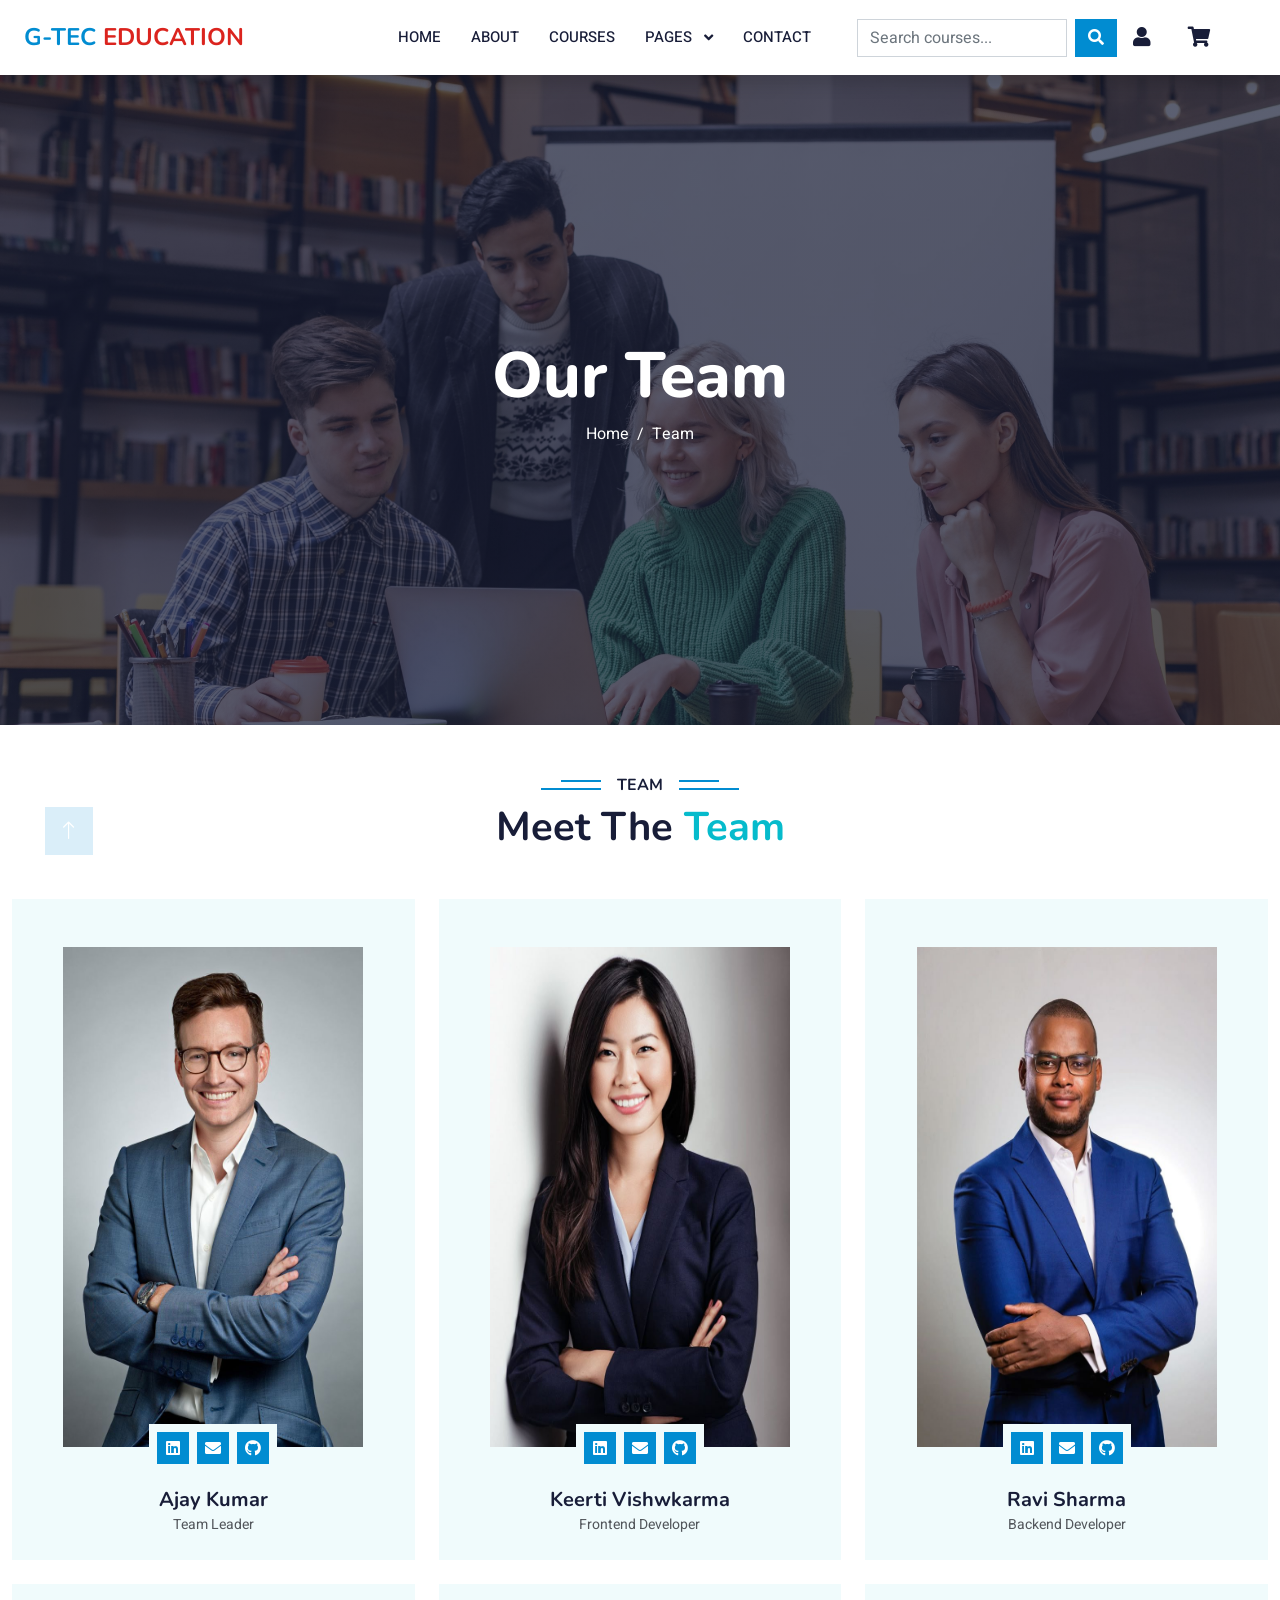
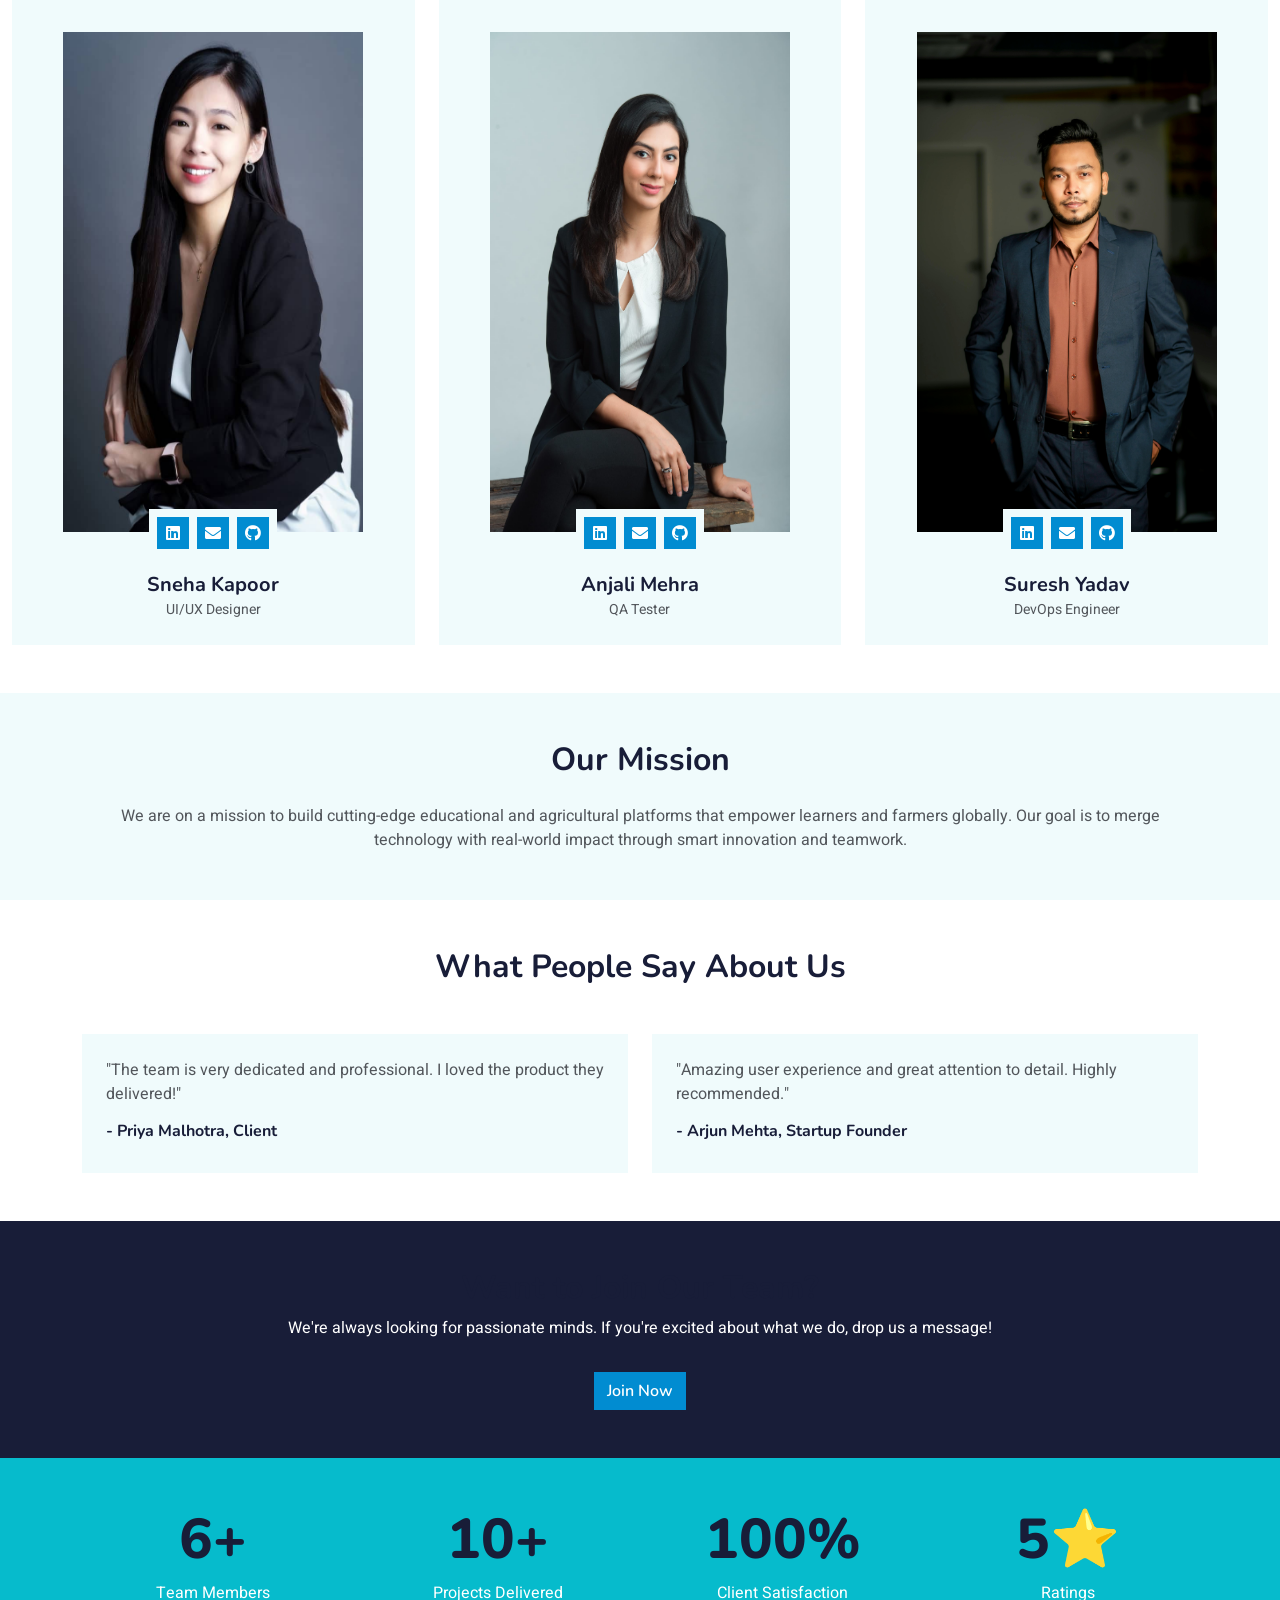
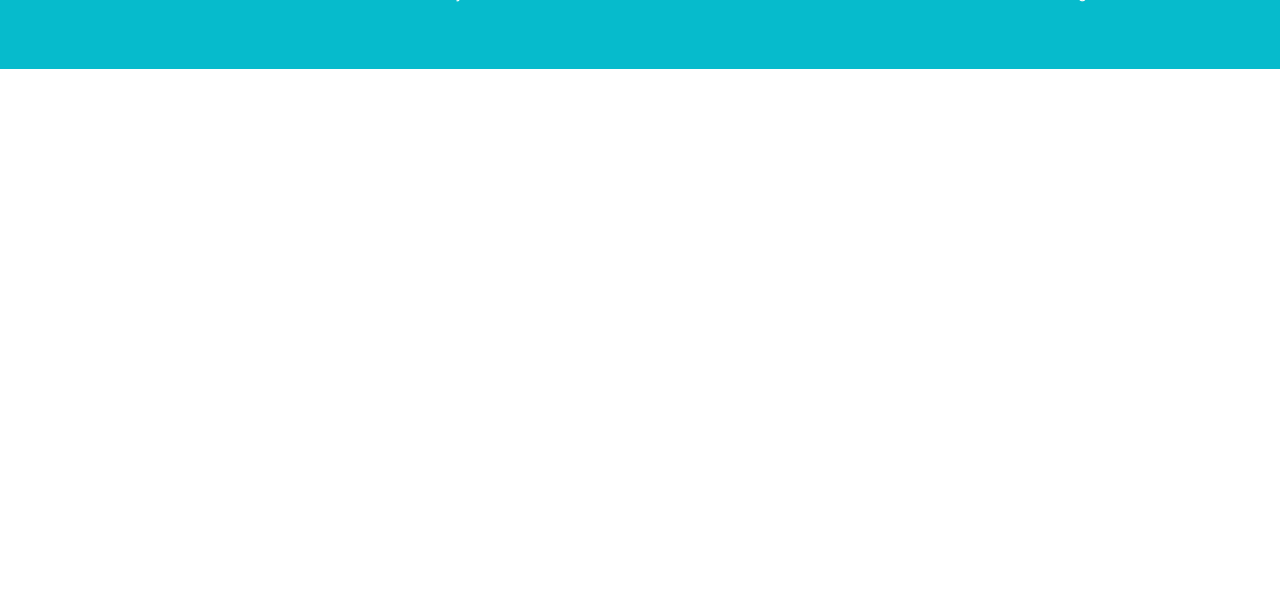
<file: team.html>
<!DOCTYPE html>
<html lang="en">

<head>
    <meta charset="utf-8">
    <title>G-TEC EDUCATION : Team</title>
    <meta content="width=device-width, initial-scale=1.0" name="viewport">
    <meta content="" name="keywords">
    <meta content="" name="description">

     

    <!-- Google Web Fonts -->
    <link rel="preconnect" href="https://fonts.googleapis.com">
    <link rel="preconnect" href="https://fonts.gstatic.com" crossorigin>
    <link
        href="https://fonts.googleapis.com/css2?family=Heebo:wght@400;500;600&family=Nunito:wght@600;700;800&display=swap"
        rel="stylesheet">

    <!-- Icon Font Stylesheet -->
    <link href="https://cdnjs.cloudflare.com/ajax/libs/font-awesome/5.10.0/css/all.min.css" rel="stylesheet">
    <link href="https://cdn.jsdelivr.net/npm/bootstrap-icons@1.4.1/font/bootstrap-icons.css" rel="stylesheet">

    <!-- Libraries Stylesheet -->
    <link href="animate.min.css" rel="stylesheet">
    <link href="owl.carousel.min.css" rel="stylesheet">

    <!-- Customized Bootstrap Stylesheet -->
    <link href="bootstrap.min.css" rel="stylesheet">

    <!-- Template Stylesheet -->
    <link href="style.css" rel="stylesheet">



</head>

<body>
    <!-- Spinner Start -->
<div id="spinner"
class="show bg-white position-fixed translate-middle w-100 vh-100 top-50 start-50 d-flex flex-column align-items-center justify-content-center text-center">
<div class="spinner-border text-primary mb-3" style="width: 3rem; height: 3rem;" role="status">
    <span class="visually-hidden">Loading...</span>
</div>
<h5 class="fw-bold text-primary m-0">G-TEC <span style="color: #db241e;">EDUCATION</span></h5>
</div>
    <!-- Spinner End -->


    <!-- Navbar Start -->
    <nav class="navbar navbar-expand-lg navbar-light bg-white shadow sticky-top p-0">
        <div class="container-fluid px-4">
            <!-- Logo and Brand -->
            <a href="index.html" class="navbar-brand d-flex align-items-center">
                <!-- <img src="img/icon.png" alt="G-TEC Logo" height="50" class="me-2"> -->
                <h1 class="m-0 fw-bold" style="font-size: 24px; color: #018cd1;">
                    G-TEC <span style="color: #db241e;">EDUCATION</span>
                </h1>
            </a>
    
            <!-- Mobile Toggler -->
            <button class="navbar-toggler" type="button" data-bs-toggle="collapse" data-bs-target="#navbarCollapse">
                <span class="navbar-toggler-icon"></span>
            </button>
    
            <!-- Navbar Menu -->
            <div class="collapse navbar-collapse" id="navbarCollapse">
                <!-- Left Menu Items -->
                <ul class="navbar-nav ms-auto mb-2 mb-lg-0">
                    <li class="nav-item">
                        <a class="nav-link active" href="index.html">Home</a>
                    </li>
                    <li class="nav-item">
                        <a class="nav-link" href="about.html">About</a>
                    </li>
                     
                    <li class="nav-item">
                        <a class="nav-link" href="courses.html">Courses</a>
                    </li>
                    <li class="nav-item dropdown">
                        <a class="nav-link dropdown-toggle" href="#" id="pagesDropdown" role="button" data-bs-toggle="dropdown" aria-expanded="false">
                            Pages
                        </a>
                        <ul class="dropdown-menu" aria-labelledby="pagesDropdown">
                            <li><a class="dropdown-item" href="team.html">Our Team</a></li>
                            <li><a class="dropdown-item" href="testimonial.html">Testimonial</a></li>
                            <li><a class="dropdown-item" href="instructor.html">Apply for Instructor</a></li>
                        </ul>
                    </li>
                    <li class="nav-item">
                        <a class="nav-link" href="contact.html">Contact</a>
                    </li>
                </ul>
    
                <!-- Search Bar -->
                <form class="d-flex mx-lg-3 my-2 my-lg-0" role="search">
                    <input class="form-control me-2" type="search" placeholder="Search courses..." aria-label="Search">
                   <button class="btn btn-primary" type="submit"><i class="fa fa-search"></i></button>
                </form>
    
                <!-- Right Icons -->
                <ul class="navbar-nav mb-2 mb-lg-0 d-flex align-items-center">
                    <li class="nav-item me-2">
                        <a class="nav-link" href="login.html" title="Login">
                            <i class="fa fa-user fa-lg"></i>
                        </a>
                    </li>
                    <li class="nav-item me-3">
                        <a class="nav-link" href="#" title="Cart">
                            <i class="fa fa-shopping-cart fa-lg"></i>
                        </a>
                    </li>
                    <li class="nav-item">
                        <div id="google_translate_element"></div>
                    </li>
                </ul>
            </div>
        </div>
    </nav>
    <!-- Navbar End -->



    <!-- Header Start -->
    <div class="container-fluid bg-primary page-header d-flex align-items-center" style="min-height: 650px;">
        <div class="container py-5">
            <div class="row justify-content-center">
                <div class="col-lg-10 text-center">
                    <h1 class="display-3 text-white animated slideInDown">Our Team</h1>
                    <nav aria-label="breadcrumb">
                        <ol class="breadcrumb justify-content-center">
                            <li class="breadcrumb-item"><a class="text-white" href="index.html">Home</a></li>
                            <li class="breadcrumb-item text-white active" aria-current="page">Team</li>
                        </ol>
                    </nav>
                </div>
            </div>
        </div>
    </div>
    <!-- Header End -->



    <!-- Team Start -->
    <!-- TEAM SECTION START -->
<div class="container-xxl py-5">
    <div class="container">
        <div class="text-center wow fadeInUp" data-wow-delay="0.1s">
            <h6 class="section-title bg-white text-center px-3">TEAM</h6>
            <h1 class="mb-5">Meet The <span class="text-primary">Team</span></h1>
        </div>
    </div>
    
        <div class="row g-4">
            <!-- TEAM MEMBER 1 -->
            <div class="col-lg-4 col-md-6 wow fadeInUp" data-wow-delay="0.1s">
                <div class="team-item bg-light">
                    <div class="overflow-hidden text-center pt-5">
                        <img class="img-fluid" src="GTEC-PR-01.jpg" alt="" style="height: 500px; width: 300px;">
                    </div>
                    <div class="position-relative d-flex justify-content-center" style="margin-top: -23px;">
                        <div class="bg-light d-flex justify-content-center pt-2 px-1">
                            <a class="btn btn-sm-square btn-primary mx-1" href="https://www.linkedin.com/in/ajay-panwar-8077b925a/" target="_blank"><i class="fab fa-linkedin"></i></a>
                            <a class="btn btn-sm-square btn-primary mx-1" href="mailto:ajaypanwar7472@gmail.com"><i class="fa fa-envelope"></i></a>
                            <a class="btn btn-sm-square btn-primary mx-1" href="https://github.com/ajaypanwar7472" target="_blank"><i class="fab fa-github"></i></a>
                        </div>
                    </div>
                    <div class="text-center p-4">
                        <h5 class="mb-0">Ajay Kumar</h5>
                        <small>Team Leader</small>
                    </div>
                </div>
            </div>

            <!-- TEAM MEMBER 2 -->
            <div class="col-lg-4 col-md-6 wow fadeInUp" data-wow-delay="0.2s">
                <div class="team-item bg-light">
                    <div class="overflow-hidden text-center pt-5">
                        <img class="img-fluid" src="GTEC-PR-03.jpg" alt="" style="height: 500px; width: 300px;">
                    </div>
                    <div class="position-relative d-flex justify-content-center" style="margin-top: -23px;">
                        <div class="bg-light d-flex justify-content-center pt-2 px-1">
                            <a class="btn btn-sm-square btn-primary mx-1" href="https://www.linkedin.com/in/keerti-vishwkarma-8ba754243/" target="_blank"><i class="fab fa-linkedin"></i></a>
                            <a class="btn btn-sm-square btn-primary mx-1" href="mailto:keertidvcorai@gmail.com"><i class="fa fa-envelope"></i></a>
                            <a class="btn btn-sm-square btn-primary mx-1" href="https://github.com/keerti1924" target="_blank"><i class="fab fa-github"></i></a>
                        </div>
                    </div>
                    <div class="text-center p-4">
                        <h5 class="mb-0">Keerti Vishwkarma</h5>
                        <small>Frontend Developer</small>
                    </div>
                </div>
            </div>

            <!-- TEAM MEMBER 3 -->
            <div class="col-lg-4 col-md-6 wow fadeInUp" data-wow-delay="0.3s">
                <div class="team-item bg-light">
                    <div class="overflow-hidden text-center pt-5">
                        <img class="img-fluid" src="GTEC-PR-02.jpg" alt="" style="height: 500px; width: 300px;">
                    </div>
                    <div class="position-relative d-flex justify-content-center" style="margin-top: -23px;">
                        <div class="bg-light d-flex justify-content-center pt-2 px-1">
                            <a class="btn btn-sm-square btn-primary mx-1" href="#"><i class="fab fa-linkedin"></i></a>
                            <a class="btn btn-sm-square btn-primary mx-1" href="#"><i class="fa fa-envelope"></i></a>
                            <a class="btn btn-sm-square btn-primary mx-1" href="#"><i class="fab fa-github"></i></a>
                        </div>
                    </div>
                    <div class="text-center p-4">
                        <h5 class="mb-0">Ravi Sharma</h5>
                        <small>Backend Developer</small>
                    </div>
                </div>
            </div>

            <!-- TEAM MEMBER 4 -->
            <div class="col-lg-4 col-md-6 wow fadeInUp" data-wow-delay="0.4s">
                <div class="team-item bg-light">
                    <div class="overflow-hidden text-center pt-5">
                        <img class="img-fluid" src="GTEC-PR-04.jpg" alt="" style="height: 500px; width: 300px;">
                    </div>
                    <div class="position-relative d-flex justify-content-center" style="margin-top: -23px;">
                        <div class="bg-light d-flex justify-content-center pt-2 px-1">
                            <a class="btn btn-sm-square btn-primary mx-1" href="#"><i class="fab fa-linkedin"></i></a>
                            <a class="btn btn-sm-square btn-primary mx-1" href="#"><i class="fa fa-envelope"></i></a>
                            <a class="btn btn-sm-square btn-primary mx-1" href="#"><i class="fab fa-github"></i></a>
                        </div>
                    </div>
                    <div class="text-center p-4">
                        <h5 class="mb-0">Sneha Kapoor</h5>
                        <small>UI/UX Designer</small>
                    </div>
                </div>
            </div>

            <!-- TEAM MEMBER 5 -->
            <div class="col-lg-4 col-md-6 wow fadeInUp" data-wow-delay="0.5s">
                <div class="team-item bg-light">
                    <div class="overflow-hidden text-center pt-5">
                        <img class="img-fluid" src="GTEC-PR-05.jpeg" alt="" style="height: 500px; width: 300px;">
                    </div>
                    <div class="position-relative d-flex justify-content-center" style="margin-top: -23px;">
                        <div class="bg-light d-flex justify-content-center pt-2 px-1">
                            <a class="btn btn-sm-square btn-primary mx-1" href="#"><i class="fab fa-linkedin"></i></a>
                            <a class="btn btn-sm-square btn-primary mx-1" href="#"><i class="fa fa-envelope"></i></a>
                            <a class="btn btn-sm-square btn-primary mx-1" href="#"><i class="fab fa-github"></i></a>
                        </div>
                    </div>
                    <div class="text-center p-4">
                        <h5 class="mb-0">Anjali Mehra</h5>
                        <small>QA Tester</small>
                    </div>
                </div>
            </div>

            <!-- TEAM MEMBER 6 -->
            <div class="col-lg-4 col-md-6 wow fadeInUp" data-wow-delay="0.6s">
                <div class="team-item bg-light">
                    <div class="overflow-hidden text-center pt-5">
                        <img class="img-fluid" src="GTEC-PR-06.jpeg" alt="" style="height: 500px; width: 300px;">
                    </div>
                    <div class="position-relative d-flex justify-content-center" style="margin-top: -23px;">
                        <div class="bg-light d-flex justify-content-center pt-2 px-1">
                            <a class="btn btn-sm-square btn-primary mx-1" href="#"><i class="fab fa-linkedin"></i></a>
                            <a class="btn btn-sm-square btn-primary mx-1" href="#"><i class="fa fa-envelope"></i></a>
                            <a class="btn btn-sm-square btn-primary mx-1" href="#"><i class="fab fa-github"></i></a>
                        </div>
                    </div>
                    <div class="text-center p-4">
                        <h5 class="mb-0">Suresh Yadav</h5>
                        <small>DevOps Engineer</small>
                    </div>
                </div>
            </div>
        </div>
    </div>
</div>
<!-- TEAM SECTION END -->

<!-- OUR MISSION SECTION -->
<div class="container-fluid bg-light py-5">
    <div class="container text-center">
        <h2 class="mb-4">Our Mission</h2>
        <p class="mb-0">We are on a mission to build cutting-edge educational and agricultural platforms that empower learners and farmers globally. Our goal is to merge technology with real-world impact through smart innovation and teamwork.</p>
    </div>
</div>

<!-- TESTIMONIALS SECTION -->
<div class="container-xxl py-5">
    <div class="container">
        <h2 class="text-center mb-5">What People Say About Us</h2>
        <div class="row g-4">
            <div class="col-lg-6">
                <div class="bg-light p-4 rounded">
                    <p>"The team is very dedicated and professional. I loved the product they delivered!"</p>
                    <h6>- Priya Malhotra, Client</h6>
                </div>
            </div>
            <div class="col-lg-6">
                <div class="bg-light p-4 rounded">
                    <p>"Amazing user experience and great attention to detail. Highly recommended."</p>
                    <h6>- Arjun Mehta, Startup Founder</h6>
                </div>
            </div>
        </div>
    </div>
</div>


<div class="container-fluid bg-dark text-white py-5">
    <div class="container text-center">
        <h2>Want to Join Our Team?</h2>
        <p>We're always looking for passionate minds. If you're excited about what we do, drop us a message!</p>
        <a href="mailto:youremail@example.com" class="btn btn-primary mt-3">Join Now</a>
    </div>
</div>


<!-- FUN FACTS / STATS SECTION -->
<div class="container-fluid bg-primary text-white py-5">
    <div class="container">
        <div class="row text-center">
            <div class="col-md-3">
                <h1 class="display-4">6+</h1>
                <p>Team Members</p>
            </div>
            <div class="col-md-3">
                <h1 class="display-4">10+</h1>
                <p>Projects Delivered</p>
            </div>
            <div class="col-md-3">
                <h1 class="display-4">100%</h1>
                <p>Client Satisfaction</p>
            </div>
            <div class="col-md-3">
                <h1 class="display-4">5⭐</h1>
                <p>Ratings</p>
            </div>
        </div>
    </div>
</div>



    <!-- Footer Start -->
    <div class="container-fluid bg-dark text-light footer pt-5 mt-5 wow fadeIn" data-wow-delay="0.1s">
        <div class="container py-5">
            <div class="row g-5">
                <!-- Quick Links -->
                <div class="col-lg-4 col-md-6">
                    <h4 class="text-white mb-3">Quick Link</h4>
                    <p><a class="text-light" href="about.html">About Us</a></p>
                    <p><a class="text-light" href="contact.html">Contact Us</a></p>
                    <p><a class="text-light" href="#">Privacy Policy</a></p>
                    <p><a class="text-light" href="#">Terms & Condition</a></p>
                    <p><a class="text-light" href="#">FAQs & Help</a></p>
                </div>
    
                <!-- Contact Info -->
                <div class="col-lg-4 col-md-6">
                    <h4 class="text-white mb-3">Contact</h4>
                    <p class="mb-2"><i class="fa fa-map-marker-alt me-3"></i>No 95 A-2, 2nd Floor, KRS Building, Hopes, Avinashi Rd, Tamil Nadu 641004</p>
                    <p class="mb-2"><i class="fa fa-building me-3"></i>G-TEC COMPUTER EDUCATION HOPE COLLEGE</p>
                    <p class="mb-2"><i class="fa fa-phone-alt me-3"></i>+91 8683045908</p>
                    <p class="mb-2"><i class="fa fa-envelope me-3"></i>secretcoder@gmail.com</p>
                    <div class="d-flex pt-2">
                        <a class="btn btn-outline-light btn-social" href="#"><i class="fab fa-twitter"></i></a>
                        <a class="btn btn-outline-light btn-social" href="#"><i class="fab fa-facebook-f"></i></a>
                        <a class="btn btn-outline-light btn-social" href="#"><i class="fab fa-youtube"></i></a>
                        <a class="btn btn-outline-light btn-social" href="#"><i class="fab fa-linkedin-in"></i></a>
                    </div>
                </div>
    
                <!-- Newsletter -->
                <div class="col-lg-4 col-md-6">
                    <h4 class="text-white mb-3">Subscribe to our Newsletter</h4>
                    <p>Subscribe now and join our growing community of learners committed to lifelong education!</p>
                    <div class="position-relative mx-auto" style="max-width: 400px;">
                        <form action="#">
                            <input class="form-control border-0 w-100 py-3 ps-4 pe-5" type="email" placeholder="Your email" required>
                            <button type="submit" class="btn btn-primary py-2 position-absolute top-0 end-0 mt-2 me-2">
                                <a href="mailto:keertidvcorai@gmail.com" class="text-white text-decoration-none">Subscribe</a>
                            </button>
                        </form>
                    </div>
                </div>
            </div>
        </div>
    
        <!-- Footer Bottom -->
        <div class="container">
            <div class="copyright">
                <div class="row">
                    <div class="col-md-6 text-center text-md-start mb-3 mb-md-0">
                        &copy; <a class="border-bottom text-white" href="index.html">G-TEC COMPUTER EDUCATION HOPE COLLEGE</a>, All Rights Reserved.
                    </div>
                </div>
            </div>
        </div>
    </div>
    <!-- Footer End -->


    <!-- Back to Top -->
    <a href="#" class="btn btn-lg btn-primary btn-lg-square back-to-top"><i class="bi bi-arrow-up"></i></a>


    <!-- JavaScript Libraries -->
    <script src="https://code.jquery.com/jquery-3.4.1.min.js"></script>
    <script src="https://cdn.jsdelivr.net/npm/bootstrap@5.0.0/dist/js/bootstrap.bundle.min.js"></script>
    <script src="wow.min.js"></script>
    <script src="easing.min.js"></script>
    <script src="waypoints.min.js"></script>
    <script src="owl.carousel.min.js"></script>

    <!-- Template Javascript -->
    <script src="main.js"></script>
</body>

</html>
</file>
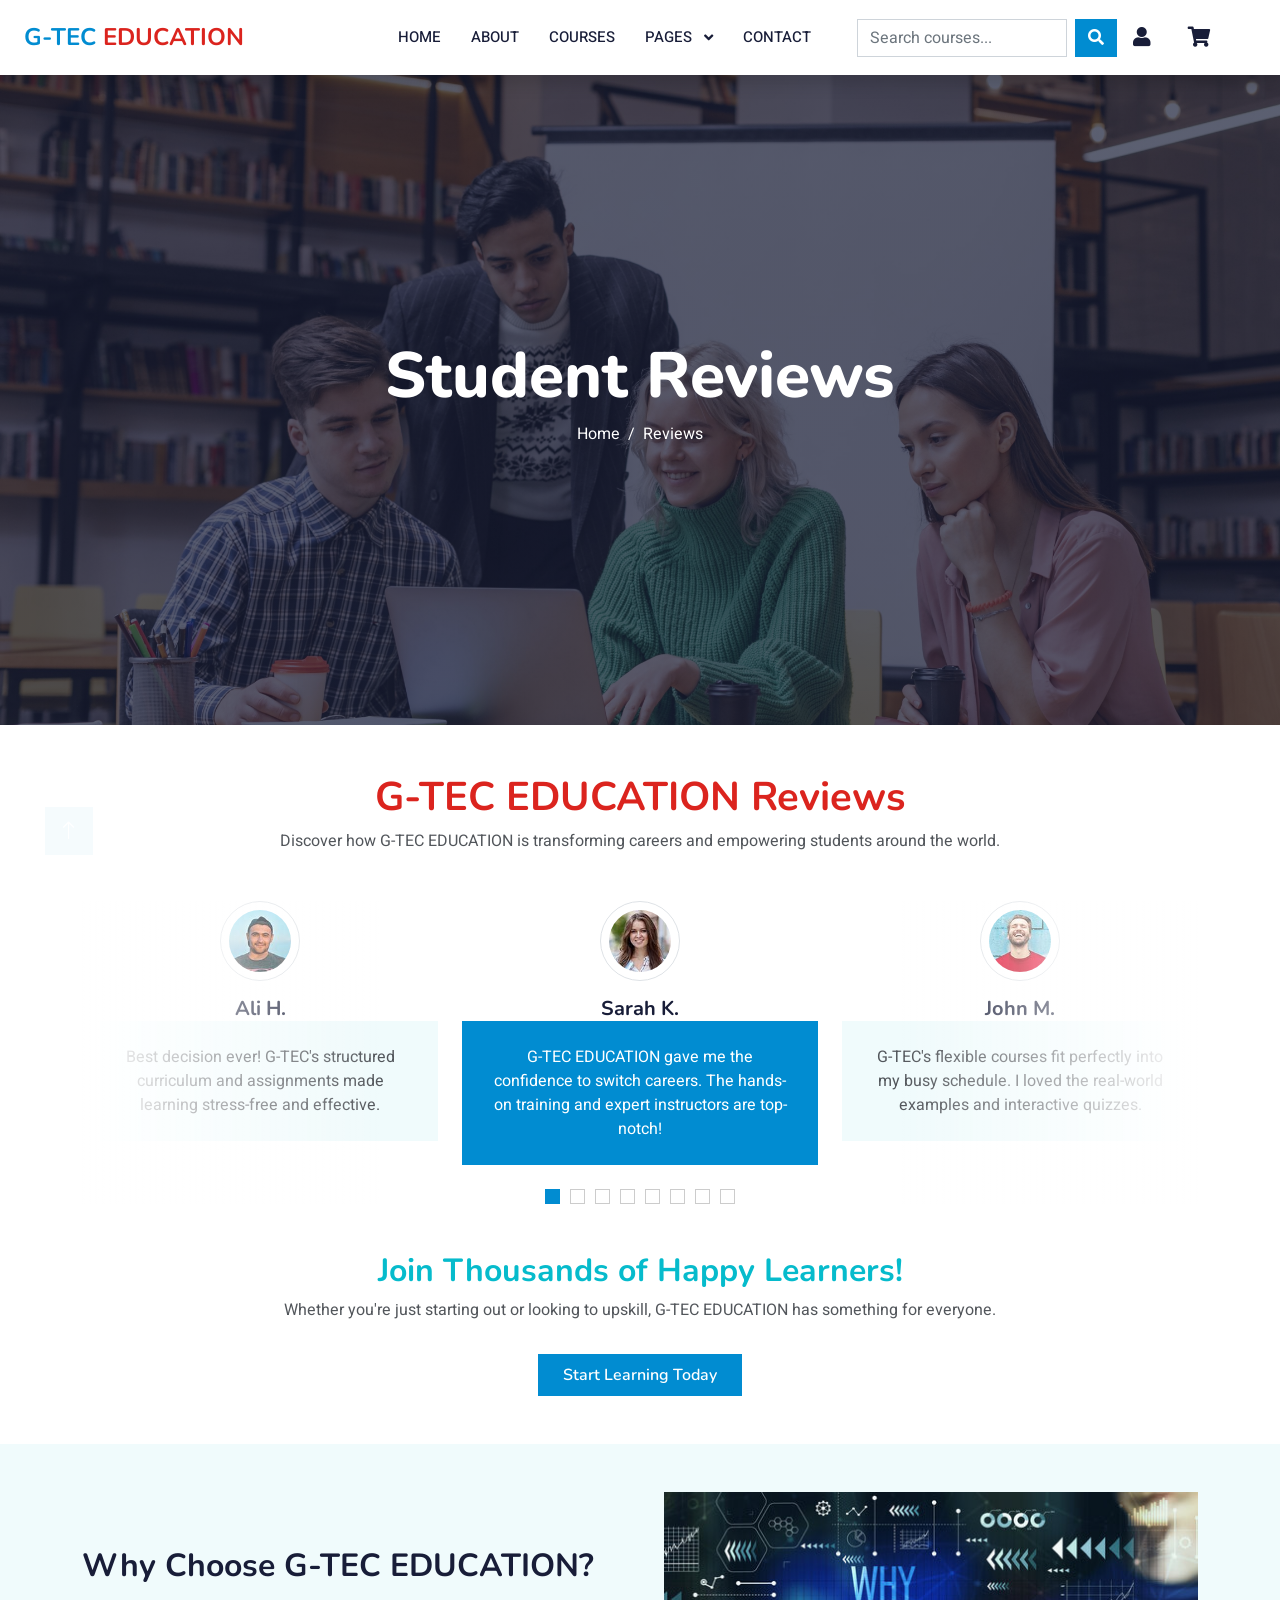
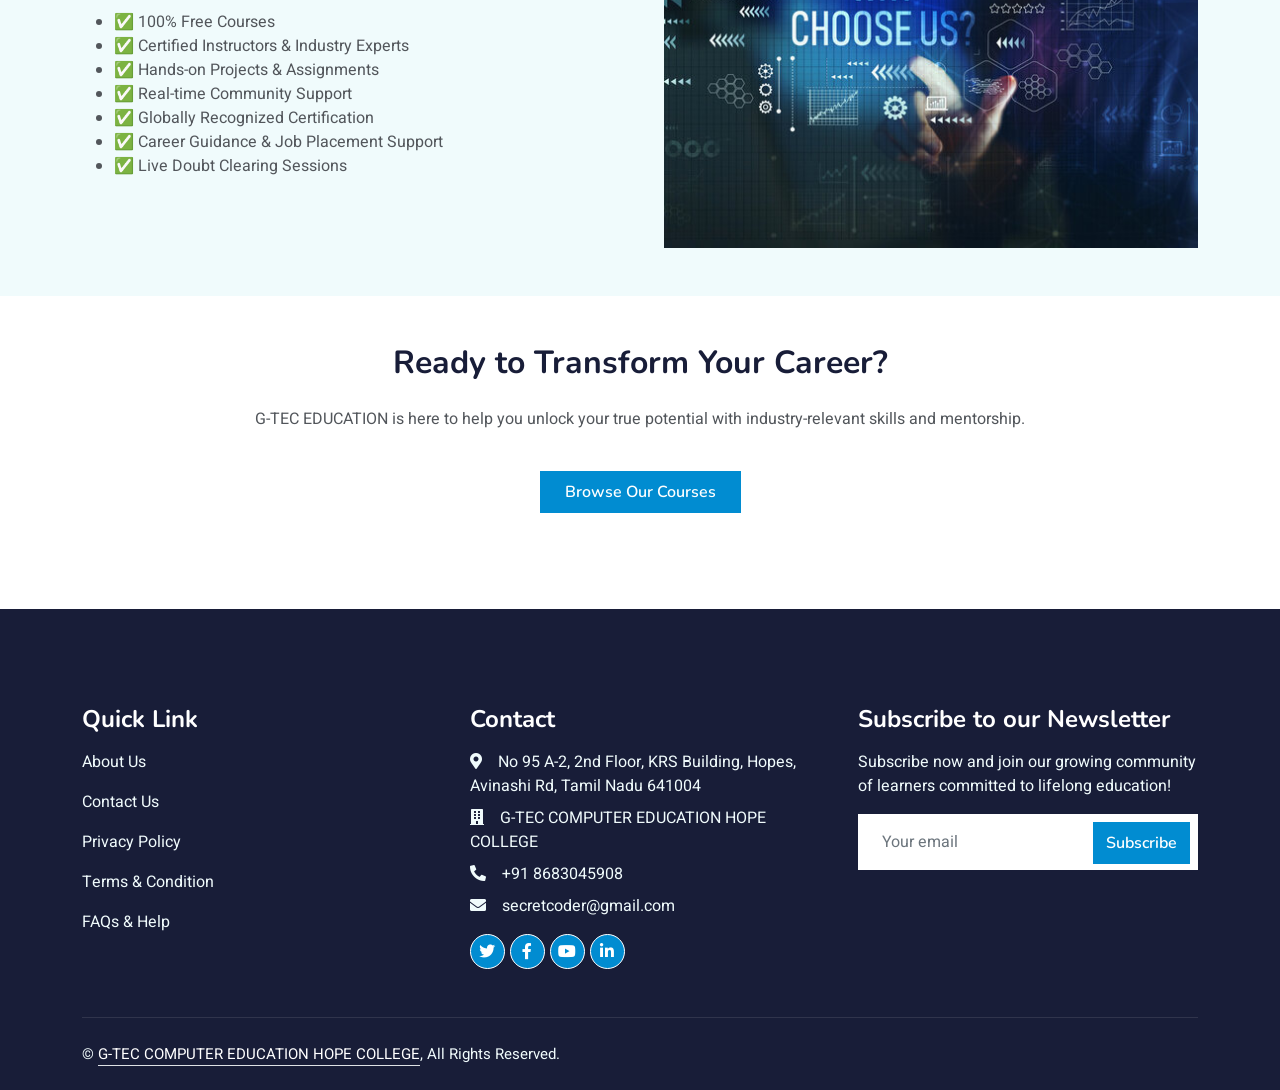
<file: testimonial.html>
<!DOCTYPE html>
<html lang="en">

<head>
    <meta charset="utf-8">
    <title>G-TEC EDUCATION : Testimonial</title>
    <meta content="width=device-width, initial-scale=1.0" name="viewport">
    <meta content="" name="keywords">
    <meta content="" name="description">

     

    <!-- Google Web Fonts -->
    <link rel="preconnect" href="https://fonts.googleapis.com">
    <link rel="preconnect" href="https://fonts.gstatic.com" crossorigin>
    <link
        href="https://fonts.googleapis.com/css2?family=Heebo:wght@400;500;600&family=Nunito:wght@600;700;800&display=swap"
        rel="stylesheet">

    <!-- Icon Font Stylesheet -->
    <link href="https://cdnjs.cloudflare.com/ajax/libs/font-awesome/5.10.0/css/all.min.css" rel="stylesheet">
    <link href="https://cdn.jsdelivr.net/npm/bootstrap-icons@1.4.1/font/bootstrap-icons.css" rel="stylesheet">

    <!-- Libraries Stylesheet -->
    <link href="animate.min.css" rel="stylesheet">
    <link href="owl.carousel.min.css" rel="stylesheet">

    <!-- Customized Bootstrap Stylesheet -->
    <link href="bootstrap.min.css" rel="stylesheet">

    <!-- Template Stylesheet -->
    <link href="style.css" rel="stylesheet">


</head>

<body>
    <!-- Spinner Start -->
<div id="spinner"
class="show bg-white position-fixed translate-middle w-100 vh-100 top-50 start-50 d-flex flex-column align-items-center justify-content-center text-center">
<div class="spinner-border text-primary mb-3" style="width: 3rem; height: 3rem;" role="status">
    <span class="visually-hidden">Loading...</span>
</div>
<h5 class="fw-bold text-primary m-0">G-TEC <span style="color: #db241e;">EDUCATION</span></h5>
</div>
    <!-- Spinner End -->


    <!-- Navbar Start -->
    <nav class="navbar navbar-expand-lg navbar-light bg-white shadow sticky-top p-0">
        <div class="container-fluid px-4">
            <!-- Logo and Brand -->
            <a href="index.html" class="navbar-brand d-flex align-items-center">
                <!-- <img src="img/icon.png" alt="G-TEC Logo" height="50" class="me-2"> -->
                <h1 class="m-0 fw-bold" style="font-size: 24px; color: #018cd1;">
                    G-TEC <span style="color: #db241e;">EDUCATION</span>
                </h1>
            </a>
    
            <!-- Mobile Toggler -->
            <button class="navbar-toggler" type="button" data-bs-toggle="collapse" data-bs-target="#navbarCollapse">
                <span class="navbar-toggler-icon"></span>
            </button>
    
            <!-- Navbar Menu -->
            <div class="collapse navbar-collapse" id="navbarCollapse">
                <!-- Left Menu Items -->
                <ul class="navbar-nav ms-auto mb-2 mb-lg-0">
                    <li class="nav-item">
                        <a class="nav-link active" href="index.html">Home</a>
                    </li>
                    <li class="nav-item">
                        <a class="nav-link" href="about.html">About</a>
                    </li>
                     
                    <li class="nav-item">
                        <a class="nav-link" href="courses.html">Courses</a>
                    </li>
                    <li class="nav-item dropdown">
                        <a class="nav-link dropdown-toggle" href="#" id="pagesDropdown" role="button" data-bs-toggle="dropdown" aria-expanded="false">
                            Pages
                        </a>
                        <ul class="dropdown-menu" aria-labelledby="pagesDropdown">
                            <li><a class="dropdown-item" href="team.html">Our Team</a></li>
                            <li><a class="dropdown-item" href="testimonial.html">Testimonial</a></li>
                            <li><a class="dropdown-item" href="instructor.html">Apply for Instructor</a></li>
                        </ul>
                    </li>
                    <li class="nav-item">
                        <a class="nav-link" href="contact.html">Contact</a>
                    </li>
                </ul>
    
                <!-- Search Bar -->
                <form class="d-flex mx-lg-3 my-2 my-lg-0" role="search">
                    <input class="form-control me-2" type="search" placeholder="Search courses..." aria-label="Search">
                   <button class="btn btn-primary" type="submit"><i class="fa fa-search"></i></button>
                </form>
    
                <!-- Right Icons -->
                <ul class="navbar-nav mb-2 mb-lg-0 d-flex align-items-center">
                    <li class="nav-item me-2">
                        <a class="nav-link" href="login.html" title="Login">
                            <i class="fa fa-user fa-lg"></i>
                        </a>
                    </li>
                    <li class="nav-item me-3">
                        <a class="nav-link" href="#" title="Cart">
                            <i class="fa fa-shopping-cart fa-lg"></i>
                        </a>
                    </li>
                    <li class="nav-item">
                        <div id="google_translate_element"></div>
                    </li>
                </ul>
            </div>
        </div>
    </nav>
    <!-- Navbar End -->



    <!-- Header Start -->
    <div class="container-fluid bg-primary page-header d-flex align-items-center" style="min-height: 650px;">
        <div class="container py-5">
            <div class="row justify-content-center">
                <div class="col-lg-10 text-center">
                    <h1 class="display-3 text-white animated slideInDown">Student Reviews</h1>
                    <nav aria-label="breadcrumb">
                        <ol class="breadcrumb justify-content-center">
                            <li class="breadcrumb-item"><a class="text-white" href="index.html">Home</a></li>
                            <li class="breadcrumb-item text-white active" aria-current="page">Reviews</li>
                        </ol>
                    </nav>
                </div>
            </div>
        </div>
    </div>
    <!-- Header End -->


    <!-- Testimonial Start -->
    <div class="container-xxl py-5 wow fadeInUp" data-wow-delay="0.1s">
        <div class="container">
            <div class="text-center">
                <h1 class="bg-white text-center px-3" style="color: #db241e;">G-TEC EDUCATION Reviews</h1>
                <p class="mb-5">Discover how G-TEC EDUCATION is transforming careers and empowering students around the world.</p>
            </div>
            <div class="owl-carousel testimonial-carousel position-relative">
                <div class="testimonial-item text-center">
                    <img class="border rounded-circle p-2 mx-auto mb-3" src="testimonial-1.jpg"
                        style="width: 80px; height: 80px;">
                    <h5 class="mb-0">Sarah K.</h5>
                    <div class="testimonial-text bg-light text-center p-4">
                        <p class="mb-0">G-TEC EDUCATION gave me the confidence to switch careers. The hands-on training and expert instructors are top-notch!</p>
                    </div>
                </div>
                <div class="testimonial-item text-center">
                    <img class="border rounded-circle p-2 mx-auto mb-3" src="testimonial-2.jpg"
                        style="width: 80px; height: 80px;">
                    <h5 class="mb-0">John M.</h5>
                    <div class="testimonial-text bg-light text-center p-4">
                        <p class="mb-0">G-TEC's flexible courses fit perfectly into my busy schedule. I loved the real-world examples and interactive quizzes.</p>
                    </div>
                </div>
                <div class="testimonial-item text-center">
                    <img class="border rounded-circle p-2 mx-auto mb-3" src="testimonial-3.jpg"
                        style="width: 80px; height: 80px;">
                    <h5 class="mb-0">David P.</h5>
                    <div class="testimonial-text bg-light text-center p-4">
                        <p class="mb-0">Excellent platform with high-quality instructors. G-TEC EDUCATION has helped me upskill and grow professionally.</p>
                    </div>
                </div>
                <div class="testimonial-item text-center">
                    <img class="border rounded-circle p-2 mx-auto mb-3" src="testimonial-4.jpg"
                        style="width: 80px; height: 80px;">
                    <h5 class="mb-0">Lisa S.</h5>
                    <div class="testimonial-text bg-light text-center p-4">
                        <p class="mb-0">G-TEC EDUCATION makes learning enjoyable. From design to development, the platform covers everything I needed.</p>
                    </div>
                </div>
                <div class="testimonial-item text-center">
                    <img class="border rounded-circle p-2 mx-auto mb-3" src="testimonial-2.jpg"
                        style="width: 80px; height: 80px;">
                    <h5 class="mb-0">Anita R.</h5>
                    <div class="testimonial-text bg-light text-center p-4">
                        <p class="mb-0">The support from G-TEC's community is phenomenal. I never felt alone during my learning journey. Highly recommend!</p>
                    </div>
                </div>
                <div class="testimonial-item text-center">
                    <img class="border rounded-circle p-2 mx-auto mb-3" src="testimonial-1.jpg"
                        style="width: 80px; height: 80px;">
                    <h5 class="mb-0">Ravi T.</h5>
                    <div class="testimonial-text bg-light text-center p-4">
                        <p class="mb-0">After completing G-TEC's web development track, I landed my first freelance project. It's a game-changer!</p>
                    </div>
                </div>
                <div class="testimonial-item text-center">
                    <img class="border rounded-circle p-2 mx-auto mb-3" src="testimonial-4.jpg"
                        style="width: 80px; height: 80px;">
                    <h5 class="mb-0">Priya N.</h5>
                    <div class="testimonial-text bg-light text-center p-4">
                        <p class="mb-0">With G-TEC EDUCATION's guidance, I got placed in a reputed MNC. The practical approach helped me ace my interviews.</p>
                    </div>
                </div>
                <div class="testimonial-item text-center">
                    <img class="border rounded-circle p-2 mx-auto mb-3" src="testimonial-3.jpg"
                        style="width: 80px; height: 80px;">
                    <h5 class="mb-0">Ali H.</h5>
                    <div class="testimonial-text bg-light text-center p-4">
                        <p class="mb-0">Best decision ever! G-TEC's structured curriculum and assignments made learning stress-free and effective.</p>
                    </div>
                </div>
            </div>
    
            <div class="text-center mt-5">
                <h2 class="text-primary">Join Thousands of Happy Learners!</h2>
                <p>Whether you're just starting out or looking to upskill, G-TEC EDUCATION has something for everyone.</p>
                <a href="#" class="btn btn-primary px-4 py-2 mt-3">Start Learning Today</a>
            </div>
        </div>
    </div>
    
    <!-- Add a highlight section -->
    <div class="container-xxl py-5 bg-light">
        <div class="container">
            <div class="row g-5 align-items-center">
                <div class="col-lg-6">
                    <h2 class="mb-4">Why Choose G-TEC EDUCATION?</h2>
                    <ul>
                        <li>✅ 100% Free Courses</li>
                        <li>✅ Certified Instructors & Industry Experts</li>
                        <li>✅ Hands-on Projects & Assignments</li>
                        <li>✅ Real-time Community Support</li>
                        <li>✅ Globally Recognized Certification</li>
                        <li>✅ Career Guidance & Job Placement Support</li>
                        <li>✅ Live Doubt Clearing Sessions</li>
                    </ul>
                </div>
                <div class="col-lg-6">
                    <img src="GTEC-WHY-TEST-01.jpg" class="img-fluid rounded" alt="Why Choose Us">
                </div>
            </div>
        </div>
    </div>
    
    <!-- Add call to action -->
    <div class="container-xxl py-5">
        <div class="container text-center">
            <h2 class="mb-4">Ready to Transform Your Career?</h2>
            <p class="mb-4">G-TEC EDUCATION is here to help you unlock your true potential with industry-relevant skills and mentorship.</p>
            <a href="#" class="btn btn-primary px-4 py-2 mt-3">Browse Our Courses</a>
        </div>
    </div>
    
    <!-- Testimonial End -->


    <!-- Footer Start -->
    <div class="container-fluid bg-dark text-light footer pt-5 mt-5 wow fadeIn" data-wow-delay="0.1s">
        <div class="container py-5">
            <div class="row g-5">
                <!-- Quick Links -->
                <div class="col-lg-4 col-md-6">
                    <h4 class="text-white mb-3">Quick Link</h4>
                    <p><a class="text-light" href="about.html">About Us</a></p>
                    <p><a class="text-light" href="contact.html">Contact Us</a></p>
                    <p><a class="text-light" href="#">Privacy Policy</a></p>
                    <p><a class="text-light" href="#">Terms & Condition</a></p>
                    <p><a class="text-light" href="#">FAQs & Help</a></p>
                </div>
    
                <!-- Contact Info -->
                <div class="col-lg-4 col-md-6">
                    <h4 class="text-white mb-3">Contact</h4>
                    <p class="mb-2"><i class="fa fa-map-marker-alt me-3"></i>No 95 A-2, 2nd Floor, KRS Building, Hopes, Avinashi Rd, Tamil Nadu 641004</p>
                    <p class="mb-2"><i class="fa fa-building me-3"></i>G-TEC COMPUTER EDUCATION HOPE COLLEGE</p>
                    <p class="mb-2"><i class="fa fa-phone-alt me-3"></i>+91 8683045908</p>
                    <p class="mb-2"><i class="fa fa-envelope me-3"></i>secretcoder@gmail.com</p>
                    <div class="d-flex pt-2">
                        <a class="btn btn-outline-light btn-social" href="#"><i class="fab fa-twitter"></i></a>
                        <a class="btn btn-outline-light btn-social" href="#"><i class="fab fa-facebook-f"></i></a>
                        <a class="btn btn-outline-light btn-social" href="#"><i class="fab fa-youtube"></i></a>
                        <a class="btn btn-outline-light btn-social" href="#"><i class="fab fa-linkedin-in"></i></a>
                    </div>
                </div>
    
                <!-- Newsletter -->
                <div class="col-lg-4 col-md-6">
                    <h4 class="text-white mb-3">Subscribe to our Newsletter</h4>
                    <p>Subscribe now and join our growing community of learners committed to lifelong education!</p>
                    <div class="position-relative mx-auto" style="max-width: 400px;">
                        <form action="#">
                            <input class="form-control border-0 w-100 py-3 ps-4 pe-5" type="email" placeholder="Your email" required>
                            <button type="submit" class="btn btn-primary py-2 position-absolute top-0 end-0 mt-2 me-2">
                                <a href="mailto:keertidvcorai@gmail.com" class="text-white text-decoration-none">Subscribe</a>
                            </button>
                        </form>
                    </div>
                </div>
            </div>
        </div>
    
        <!-- Footer Bottom -->
        <div class="container">
            <div class="copyright">
                <div class="row">
                    <div class="col-md-6 text-center text-md-start mb-3 mb-md-0">
                        &copy; <a class="border-bottom text-white" href="index.html">G-TEC COMPUTER EDUCATION HOPE COLLEGE</a>, All Rights Reserved.
                    </div>
                </div>
            </div>
        </div>
    </div>
    <!-- Footer End -->


    <!-- Back to Top -->
    <a href="#" class="btn btn-lg btn-primary btn-lg-square back-to-top"><i class="bi bi-arrow-up"></i></a>


    <!-- JavaScript Libraries -->
    <script src="https://code.jquery.com/jquery-3.4.1.min.js"></script>
    <script src="https://cdn.jsdelivr.net/npm/bootstrap@5.0.0/dist/js/bootstrap.bundle.min.js"></script>
    <script src="wow.min.js"></script>
    <script src="easing.min.js"></script>
    <script src="waypoints.min.js"></script>
    <script src="owl.carousel.min.js"></script>

    <!-- Template Javascript -->
    <script src="main.js"></script>
</body>

</html>
</file>
<file: style.css>
/********** Template CSS **********/
:root {
    --primary: #018cd1;
    --light: #ffffff;
    --dark: #181d38;
}

.btn {
    background-color: #018cd1;
    border: 1px solid var(--primary);
}

.btn a {
    text-decoration: none;
    color: #fff;
}

.btn:hover {
    background: transparent;
    color: var(--primary) !important;
    border: 1px solid var(--primary);
}

.btn:hover a {
    color: var(--primary) !important;
}

.btn-light {
    background-color: var(--light);
}

.btn-light:hover {
    background: transparent;
    color: var(--light) !important;
    border: 1px solid var(--light);
}

.fw-medium {
    font-weight: 600 !important;
}

.fw-semi-bold {
    font-weight: 700 !important;
}

.back-to-top {
    position: fixed;
    display: none;
    left: 45px;
    bottom: 45px;
    z-index: 99;
}


/*** Spinner ***/
#spinner {
    opacity: 0;
    visibility: hidden;
    transition: opacity .5s ease-out, visibility 0s linear .5s;
    z-index: 99999;
}

#spinner.show {
    transition: opacity .5s ease-out, visibility 0s linear 0s;
    visibility: visible;
    opacity: 1;
}


/*** Button ***/
.btn {
    font-family: 'Nunito', sans-serif;
    font-weight: 600;
    transition: .5s;
}

.btn.btn-primary,
.btn.btn-secondary {
    color: #FFFFFF;
}

.btn-square {
    width: 38px;
    height: 38px;
}

.btn-sm-square {
    width: 32px;
    height: 32px;
}

.btn-lg-square {
    width: 48px;
    height: 48px;
}

.btn-square,
.btn-sm-square,
.btn-lg-square {
    padding: 0;
    display: flex;
    align-items: center;
    justify-content: center;
    font-weight: normal;
    border-radius: 0px;
}


/*** Navbar ***/
.navbar .dropdown-toggle::after {
    border: none;
    content: "\f107";
    font-family: "Font Awesome 5 Free";
    font-weight: 900;
    vertical-align: middle;
    margin-left: 8px;
}

.navbar-light .navbar-nav .nav-link {
    margin-right: 30px;
    padding: 25px 0;
    color: #FFFFFF;
    font-size: 15px;
    text-transform: uppercase;
    outline: none;
}

.navbar-light .navbar-nav .nav-link:hover,
.navbar-light .navbar-nav .nav-link.active {
    color: var(--primary);
}

@media (max-width: 991.98px) {
    .navbar-light .navbar-nav .nav-link {
        margin-right: 0;
        padding: 10px 0;
    }

    .navbar-light .navbar-nav {
        border-top: 1px solid #EEEEEE;
    }
}

.navbar-light .navbar-brand,
.navbar-light a.btn {
    height: 75px;
}

.navbar-light .navbar-nav .nav-link {
    color: var(--dark);
    font-weight: 500;
}

.navbar-light.sticky-top {
    top: -100px;
    transition: .5s;
}

.navbar-toggler-icon {
    color: #fb873f;
}

.navbar-toggler {
    border: 2px solid #fb873f;
}

@media (min-width: 992px) {
    .navbar .nav-item .dropdown-menu {
        display: block;
        margin-top: 0;
        opacity: 0;
        visibility: hidden;
        transition: .5s;
    }

    .navbar .dropdown-menu.fade-down {
        top: 100%;
        transform: rotateX(-75deg);
        transform-origin: 0% 0%;
    }

    .navbar .nav-item:hover .dropdown-menu {
        top: 100%;
        transform: rotateX(0deg);
        visibility: visible;
        transition: .5s;
        opacity: 1;
    }
}

/*** Header carousel ***/

.header-carousel .owl-carousel-item {
    position: relative;
    height: 100vh;
}

.header-carousel p {
    margin-top: 20px;
    font-size: 20px;
    line-height: 30px;
}

@media (max-width: 1300px) {
    .header-carousel .owl-carousel-item {
        position: relative;
        min-height: 80vh;
    }

    .header-carousel .owl-carousel-item img {
        position: absolute;
        width: 100%;
        height: 100%;
        object-fit: cover;
    }
}

@media (max-width: 768px) {
    .header-carousel .owl-carousel-item {
        position: relative;
        min-height: 500px;
    }

    .header-carousel .owl-carousel-item img {
        position: absolute;
        width: 100%;
        height: 100%;
        object-fit: cover;
    }
}

@media (max-width: 430px) {

    .header-carousel .owl-carousel-item {
        position: relative;
        height: 500px;
    }

    .header-carousel .owl-carousel-item img {
        position: absolute;
        width: 100%;
        height: 100%;
        object-fit: cover;
    }

    .header-carousel h1 {
        font-size: 30px;
        line-height: 30px;
    }

    .header-carousel p {
        margin-top: 20px;
        font-size: 15px;
        line-height: 20px;
    }
}

.header-carousel .owl-nav {
    position: absolute;
    top: 50%;
    right: 8%;
    transform: translateY(-50%);
    display: flex;
    flex-direction: column;
}

.header-carousel .owl-nav .owl-prev,
.header-carousel .owl-nav .owl-next {
    margin: 7px 0;
    width: 45px;
    height: 45px;
    display: flex;
    align-items: center;
    justify-content: center;
    color: #FFFFFF;
    background: transparent;
    border: 1px solid #FFFFFF;
    font-size: 22px;
    transition: .5s;
}

.header-carousel .owl-nav .owl-prev:hover,
.header-carousel .owl-nav .owl-next:hover {
    background: var(--primary);
    border-color: var(--primary);
}

.page-header {
    background: linear-gradient(rgba(24, 29, 56, .7), rgba(24, 29, 56, .7)), url(carousel-1.jpg);
    background-position: center center;
    background-repeat: no-repeat;
    background-size: cover;
}

.page-header-inner {
    background: rgba(15, 23, 43, .7);
}

.breadcrumb-item+.breadcrumb-item::before {
    color: var(--light);
}


/*** Section Title ***/
.section-title {
    position: relative;
    display: inline-block;
    text-transform: uppercase;
}

.section-title::before {
    position: absolute;
    content: "";
    width: calc(100% + 80px);
    height: 2px;
    top: 4px;
    left: -40px;
    background: var(--primary);
    z-index: -1;
}

.section-title::after {
    position: absolute;
    content: "";
    width: calc(100% + 120px);
    height: 2px;
    bottom: 5px;
    left: -60px;
    background: var(--primary);
    z-index: -1;
}

.section-title.text-start::before {
    width: calc(100% + 40px);
    left: 0;
}

.section-title.text-start::after {
    width: calc(100% + 60px);
    left: 0;
}


/*** Service ***/
.service-item {
    transition: .5s;
}


.service-item i {
    color: var(--primary);
}

.service-item:hover {
    margin-top: -10px;
    background: var(--primary);
}

.service-item * {
    transition: all .3s ease-in-out;
}

.service-item:hover * {
    color: #fff !important;
}

.course-item img {
    width: 100%;
    height: 200px;
    border-radius: 5px;
}

/*** Categories & Courses ***/

.category .content {
    cursor: pointer;
    transition: .5s;
}

.category .content:hover {
    background-color: var(--primary);
    color: #fff;
}

.category .content h5 a {
    text-decoration: none;
    color: var(--dark);
    transition: all 0.3s ease-in-out;
}

.category .content:hover h5 a {
    color: #fff !important;
}

.category img {
    width: 50px;
    height: 50px;
}

.category img,
.course-item img {
    transition: .5s;
}

.category a:hover img,
.course-item:hover img {
    transform: scale(1.1);
    margin-top: -10px;
}



  .course-item {
        border-radius: 15px;
        overflow: hidden;
        transition: all 0.3s ease;
        background-color: #fff;
    }

    .course-item:hover {
        transform: translateY(-5px);
        box-shadow: 0 10px 25px rgba(0, 0, 0, 0.1);
    }

    .course-badge {
        position: absolute;
        top: 15px;
        left: 16px;
        font-size: 12px;
        border-radius: 3px;
        color: white;
    }

    .course-btn {
        background-color: #018cd1;
        color: white;
        font-size: 14px;
        padding: 6px 16px;
        border: none;
        border-radius: 20px;
        text-decoration: none;
        transition: background 0.3s ease;
    }

    .course-btn:hover {
        background-color: #db241e;
        color: white;
    }

    .course-info {
        font-size: 14px;
        color: #444;
    }

/*** Team ***/
.team-item img {
    transition: .5s;
}

.team-item:hover img {
    transform: scale(1.1);
}


/*** Testimonial ***/
.testimonial-carousel::before {
    position: absolute;
    content: "";
    top: 0;
    left: 0;
    height: 100%;
    width: 0;
    background: linear-gradient(to right, rgba(255, 255, 255, 1) 0%, rgba(255, 255, 255, 0) 100%);
    z-index: 1;
}

.testimonial-carousel::after {
    position: absolute;
    content: "";
    top: 0;
    right: 0;
    height: 100%;
    width: 0;
    background: linear-gradient(to left, rgba(255, 255, 255, 1) 0%, rgba(255, 255, 255, 0) 100%);
    z-index: 1;
}

@media (min-width: 768px) {

    .testimonial-carousel::before,
    .testimonial-carousel::after {
        width: 200px;
    }
}

@media (min-width: 992px) {

    .testimonial-carousel::before,
    .testimonial-carousel::after {
        width: 300px;
    }
}

.testimonial-carousel .owl-item .testimonial-text,
.testimonial-carousel .owl-item.center .testimonial-text * {
    transition: .5s;
}

.testimonial-carousel .owl-item.center .testimonial-text {
    background: var(--primary) !important;
}

.testimonial-carousel .owl-item.center .testimonial-text * {
    color: #FFFFFF !important;
}

.testimonial-carousel .owl-dots {
    margin-top: 24px;
    display: flex;
    align-items: flex-end;
    justify-content: center;
}

.testimonial-carousel .owl-dot {
    position: relative;
    display: inline-block;
    margin: 0 5px;
    width: 15px;
    height: 15px;
    border: 1px solid #CCCCCC;
    transition: .5s;
}

.testimonial-carousel .owl-dot.active {
    background: var(--primary);
    border-color: var(--primary);
}


/*** Footer ***/
.footer .btn.btn-social {
    margin-right: 5px;
    width: 35px;
    height: 35px;
    display: flex;
    align-items: center;
    justify-content: center;
    color: var(--light);
    font-weight: normal;
    border: 1px solid #FFFFFF;
    border-radius: 35px;
    transition: .3s;
}

.footer .btn.btn-social:hover {
    color: var(--primary);
}

.footer .btn.btn-link {
    display: block;
    margin-bottom: 5px;
    padding: 0;
    text-align: left;
    color: #FFFFFF;
    font-size: 15px;
    font-weight: normal;
    text-transform: capitalize;
    transition: .3s;
}

.footer .btn.btn-link::before {
    position: relative;
    content: "\f105";
    font-family: "Font Awesome 5 Free";
    font-weight: 900;
    margin-right: 10px;
}

.footer .btn.btn-link:hover {
    letter-spacing: 1px;
    box-shadow: none;
}

.footer .copyright {
    padding: 25px 0;
    font-size: 15px;
    border-top: 1px solid rgba(256, 256, 256, .1);
}

.footer .copyright a {
    color: var(--light);
}

.footer .footer-menu a {
    margin-right: 15px;
    padding-right: 15px;
    border-right: 1px solid rgba(255, 255, 255, .1);
}

.footer .footer-menu a:last-child {
    margin-right: 0;
    padding-right: 0;
    border-right: none;
}
</file>
